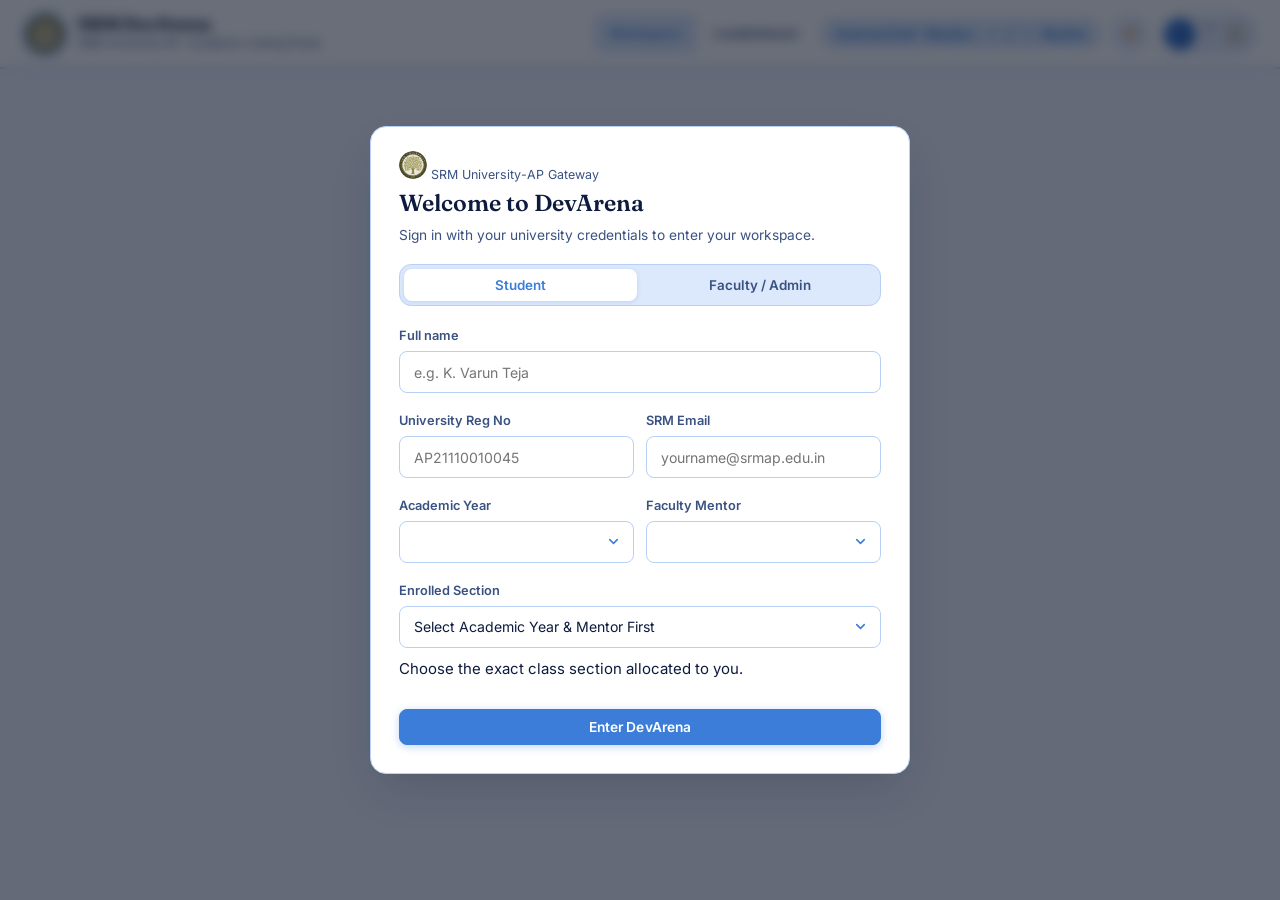
<file: index.html>
<!DOCTYPE html>
<html lang="en">
<head>
  <meta charset="UTF-8" />
  <meta name="viewport" content="width=device-width, initial-scale=1.0" />
  <title>SRM DevArena — Academic Workspace</title>
  <link rel="preconnect" href="https://fonts.googleapis.com" />
  <link rel="preconnect" href="https://fonts.gstatic.com" crossorigin />
  <link href="https://fonts.googleapis.com/css2?family=Fraunces:opsz,wght@9..144,500;9..144,600;9..144,700&family=Inter:wght@400;500;600;700&family=IBM+Plex+Mono:wght@400;500;600&display=swap" rel="stylesheet" />
  <link rel="stylesheet" href="css/style.css" />
</head>
<body data-page="index">

  <!-- ============================= Topbar Header ============================= -->
  <header class="app-header">
    <div class="brand">
      <img src="assets/srmaplogo.png" alt="SRM University-AP seal" class="brand-seal" />
      <div class="brand-copy">
        <div class="brand-name">SRM DevArena</div>
        <div class="brand-sub">SRM University-AP · Academic Coding Portal</div>
      </div>
    </div>

    <div class="header-right">
      <nav class="site-nav">
        <a href="index.html" class="active">Workspace</a>
        <a href="student/leaderboard.html">Leaderboard</a>
      </nav>

      <div class="marks-chip" id="marksChip">
        <span class="marks-primary font-mono" id="headerMarksPrimary">Converted Marks: — / — Marks</span>
        <span class="marks-secondary font-mono" id="headerMarksSecondary" hidden>— raw points</span>
      </div>

      <button class="theme-toggle" id="themeToggleBtn" aria-label="Toggle theme">
        <svg class="icon-sun" viewBox="0 0 24 24" fill="none" stroke="currentColor" stroke-width="2" stroke-linecap="round"><circle cx="12" cy="12" r="4"/><path d="M12 2v2M12 20v2M4.93 4.93l1.41 1.41M17.66 17.66l1.41-1.41M2 12h2M20 12h2M4.93 19.07l1.41-1.41M17.66 6.34l1.41-1.41"/></svg>
        <svg class="icon-moon" viewBox="0 0 24 24" fill="currentColor"><path d="M21 12.79A9 9 0 1 1 11.21 3 7 7 0 0 0 21 12.79z"/></svg>
      </button>

      <div class="profile-badge" id="profileBadge" hidden>
        <div class="profile-avatar" id="profileAvatar">—</div>
        <div class="profile-meta">
          <div class="profile-name" id="profileName">—</div>
          <div class="profile-track" id="profileTrack">—</div>
        </div>
        <button class="profile-menu-btn" id="profileMenuBtn" aria-label="Account menu">▾</button>
        <div class="profile-dropdown" id="profileDropdown">
          <button id="switchTrackBtn">Switch Track</button>
          <button id="logoutBtn" class="danger-item">Log out</button>
        </div>
      </div>
    </div>
  </header>

  <!-- ============================= Onboarding Modal ============================= -->
  <div class="modal-overlay" id="onboardingOverlay">
    <div class="onboarding-card">
      <div class="onboarding-head">
        <div class="onboarding-eyebrow-row">
          <img src="assets/srmaplogo.png" alt="" width="28" height="28" style="border-radius:50%;" />
          <span style="font-size:0.78rem;color:var(--text-muted);">SRM University-AP Gateway</span>
        </div>
        <h2>Welcome to DevArena</h2>
        <p>Sign in with your university credentials to enter your workspace.</p>
      </div>

      <div class="role-tabs">
        <button type="button" class="role-tab active" data-role="student">Student</button>
        <button type="button" class="role-tab" data-role="faculty">Faculty / Admin</button>
      </div>

      <form class="onboarding-form" id="onboardingForm" novalidate>
        <div class="form-banner" id="formBanner"></div>

        <!-- Student fields -->
        <div id="studentFields">
          <div class="field">
            <label for="nameInput">Full name</label>
            <input type="text" id="nameInput" placeholder="e.g. K. Varun Teja" autocomplete="name" />
            <div class="field-error" id="nameError"></div>
          </div>

          <div class="field-row">
            <div class="field">
              <label for="regNoInput">University Reg No</label>
              <input type="text" id="regNoInput" placeholder="AP21110010045" />
              <div class="field-error" id="regNoError"></div>
            </div>
            <div class="field">
              <label for="emailInput">SRM Email</label>
              <input type="email" id="emailInput" placeholder="yourname@srmap.edu.in" autocomplete="email" />
              <div class="field-error" id="emailError"></div>
            </div>
          </div>

          <div class="field-row">
            <div class="field">
              <label for="yearSelect">Academic Year</label>
              <select id="yearSelect"></select>
              <div class="field-error" id="yearError"></div>
            </div>
            <div class="field">
              <label for="mentorSelect">Faculty Mentor</label>
              <select id="mentorSelect"></select>
              <div class="field-error" id="mentorError"></div>
            </div>
          </div>

          <div class="field" id="trackSelectContainer">
                      <label for="studentTrack">Enrolled Section</label>
                      <select id="studentTrack" required>
                        <option value="" disabled selected>Select Academic Year &amp; Mentor First</option>
                      </select>
                      <p class="field-hint text-xs text-muted" style="margin-top: 4px;">Choose the exact class section allocated to you.</p>
                    </div>

          <div class="route-preview" id="routePreview">
            <span id="routePreviewText"></span>
          </div>
        </div>

        <!-- Faculty / Admin fields -->
        <div id="facultyFields" hidden>
          <div class="field">
            <label for="facultySelectField">Your Approved Account</label>
            <select id="facultySelectField" class="form-input"></select>
            <div class="field-error" id="facultySelectError"></div>
          </div>

          <div class="field">
            <label for="facultyEmailInput">SRM Email</label>
            <input type="email" id="facultyEmailInput" placeholder="name@srmap.edu.in" autocomplete="email" />
            <div class="field-error" id="facultyEmailError"></div>
          </div>

          <div class="field">
            <label for="facultyPasswordInput">Access Password</label>
            <div class="password-wrapper">
              <input type="password" id="facultyPasswordInput" placeholder="First login sets your password" autocomplete="current-password" />
              <button type="button" id="togglePasswordBtn" class="password-toggle-btn" aria-label="Toggle password visibility">
                <svg width="18" height="18" viewBox="0 0 24 24" fill="none" stroke="currentColor" stroke-width="2" stroke-linecap="round" stroke-linejoin="round">
                  <path d="M1 12s4-8 11-8 11 8 11 8-4 8-11 8-11-8-11-8z"></path>
                  <circle cx="12" cy="12" r="3"></circle>
                </svg>
              </button>
            </div>
            <div class="field-error" id="facultyPasswordError"></div>
          </div>
          <p class="field-hint">Access is restricted to authorized faculty members and administrators.</p>
        </div>

        <div class="onboarding-actions">
          <button type="submit" class="btn btn-primary btn-block">Enter DevArena</button>
        </div>
      </form>
    </div>
  </div>

  <div class="toast" id="toast"></div>

  <script type="module" src="js/main.js"></script>
</body>
</html>
</file>
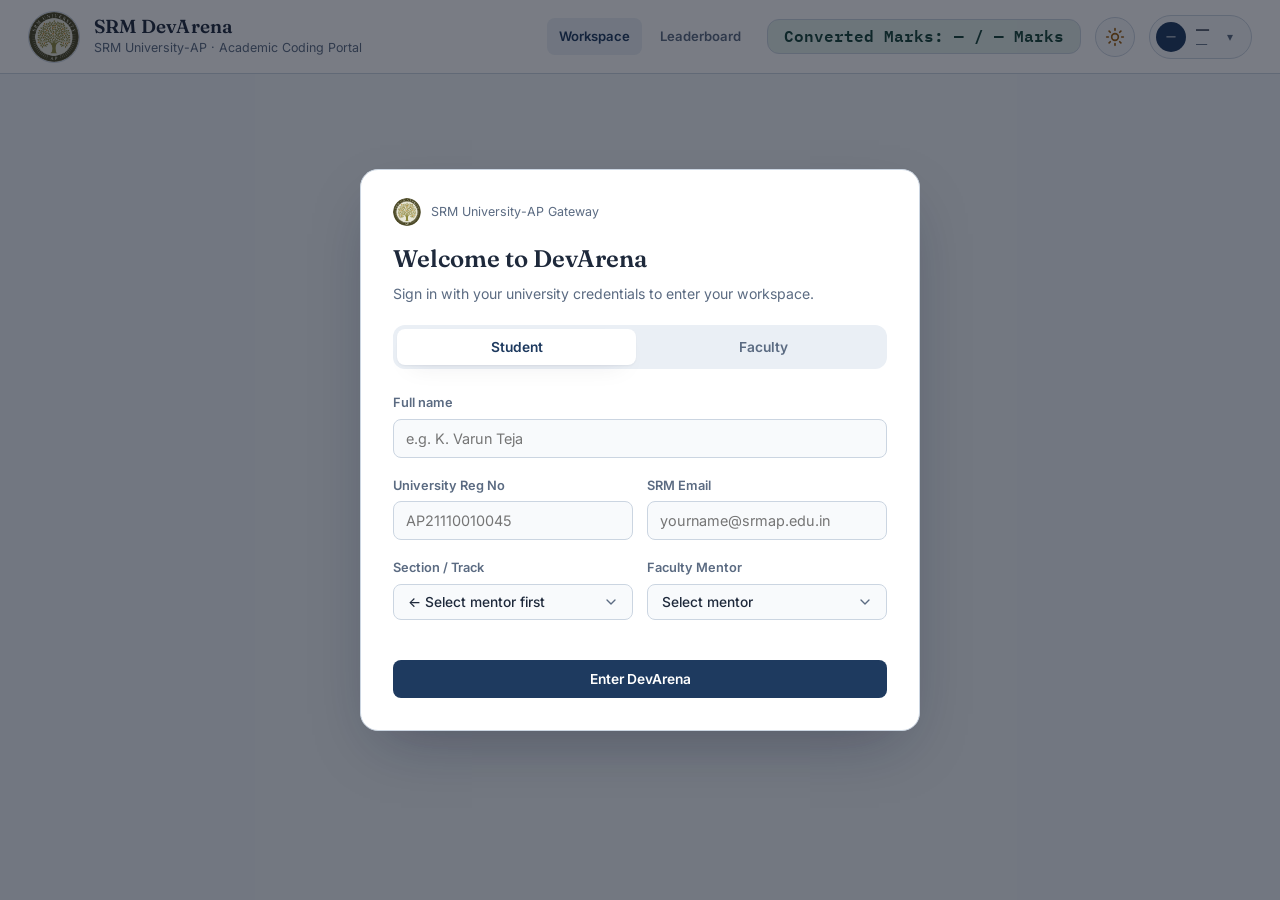
<file: frontend/index.html>
<!DOCTYPE html>
<html lang="en">
<head>
<meta charset="UTF-8" />
<meta name="viewport" content="width=device-width, initial-scale=1.0" />
<title>SRM DevArena — Academic Workspace</title>
<link rel="preconnect" href="https://fonts.googleapis.com" />
<link rel="preconnect" href="https://fonts.gstatic.com" crossorigin />
<link href="https://fonts.googleapis.com/css2?family=Fraunces:opsz,wght@9..144,500;9..144,600;9..144,700&family=Inter:wght@400;500;600;700&family=IBM+Plex+Mono:wght@400;500;600&display=swap" rel="stylesheet" />
<link rel="stylesheet" href="css/style.css" />
</head>
<body data-page="index">

  <!-- ============================= Topbar Header ============================= -->
  <header class="app-header">
    <div class="brand">
      <img src="assets/srmaplogo.png" alt="SRM University-AP seal" class="brand-seal" />
      <div class="brand-copy">
        <div class="brand-name">SRM DevArena</div>
        <div class="brand-sub">SRM University-AP · Academic Coding Portal</div>
      </div>
    </div>

    <div class="header-right">
      <nav class="site-nav">
        <a href="index.html" class="active">Workspace</a>
        <a href="leaderboard.html">Leaderboard</a>
      </nav>

      <div class="marks-chip" id="marksChip">
        <span class="marks-primary font-mono" id="headerMarksPrimary">Converted Marks: — / — Marks</span>
        <span class="marks-secondary font-mono" id="headerMarksSecondary" hidden>— raw points</span>
      </div>

      <button class="theme-toggle" aria-label="Toggle theme">
        <svg class="icon-sun" viewBox="0 0 24 24" fill="none" stroke="currentColor" stroke-width="2" stroke-linecap="round"><circle cx="12" cy="12" r="4"/><path d="M12 2v2M12 20v2M4.93 4.93l1.41 1.41M17.66 17.66l1.41 1.41M2 12h2M20 12h2M4.93 19.07l1.41-1.41M17.66 6.34l1.41-1.41"/></svg>
        <svg class="icon-moon" viewBox="0 0 24 24" fill="currentColor"><path d="M21 12.79A9 9 0 1 1 11.21 3 7 7 0 0 0 21 12.79z"/></svg>
      </button>

      <div class="profile-badge" id="profileBadge" hidden>
        <div class="profile-avatar" id="profileAvatar">—</div>
        <div class="profile-meta">
          <div class="profile-name" id="profileName">—</div>
          <div class="profile-track" id="profileTrack">—</div>
        </div>
        <button class="profile-menu-btn" id="profileMenuBtn" aria-label="Account menu">▾</button>
        <div class="profile-dropdown" id="profileDropdown">
          <button id="switchTrackBtn" onclick="localStorage.removeItem('devarena.session'); window.location.reload();">Switch Track</button>
          <button id="logoutBtn" class="danger-item">Log out</button>
        </div>
      </div>
    </div>
  </header>

  <!-- ============================= Onboarding Modal ============================= -->
  <div class="modal-overlay" id="onboardingOverlay">
    <div class="onboarding-card">
      <div class="onboarding-head">
        <div class="onboarding-eyebrow-row">
          <img src="assets/srmaplogo.png" alt="" width="28" height="28" style="border-radius:50%;" />
          <span style="font-size:0.78rem;color:var(--text-muted);">SRM University-AP Gateway</span>
        </div>
        <h2>Welcome to DevArena</h2>
        <p>Sign in with your university credentials to enter your workspace.</p>
      </div>

      <div class="role-tabs">
        <button type="button" class="role-tab active" data-role="student">Student</button>
        <button type="button" class="role-tab" data-role="faculty">Faculty</button>
      </div>

      <form class="onboarding-form" id="onboardingForm" novalidate>
        <div class="form-banner" id="formBanner"></div>

        <!-- Student fields -->
        <div id="studentFields">
          <div class="field">
            <label for="nameInput">Full name</label>
            <input type="text" id="nameInput" placeholder="e.g. K. Varun Teja" autocomplete="name" />
            <div class="field-error" id="nameError"></div>
          </div>

          <div class="field-row">
            <div class="field">
              <label for="regNoInput">University Reg No</label>
              <input type="text" id="regNoInput" placeholder="AP21110010045" />
              <div class="field-error" id="regNoError"></div>
            </div>
            <div class="field">
              <label for="emailInput">SRM Email</label>
              <input type="email" id="emailInput" placeholder="yourname@srmap.edu.in" autocomplete="email" />
              <div class="field-error" id="emailError"></div>
            </div>
          </div>

          <div class="field-row">
            <div class="field">
              <label for="yearSelect">Academic Year</label>
              <select id="yearSelect"></select>
              <div class="field-error" id="yearError"></div>
            </div>
            <div class="field">
              <label for="mentorSelect">Faculty Mentor</label>
              <select id="mentorSelect"></select>
              <div class="field-error" id="mentorError"></div>
            </div>
          </div>

          <div class="route-preview" id="routePreview">
            <span id="routePreviewText"></span>
          </div>
        </div>

        <!-- Faculty fields with Password Gate -->
        <div id="facultyFields" hidden>
          <div class="field">
            <label for="facultySelectField">Your Approved Account</label>
            <select id="facultySelectField"></select>
            <div class="field-error" id="facultySelectError"></div>
          </div>
          <div class="field">
            <label for="facultyEmailInput">SRM Email</label>
            <input type="email" id="facultyEmailInput" placeholder="name@srmap.edu.in" autocomplete="email" />
            <div class="field-error" id="facultyEmailError"></div>
          </div>
          <div class="field">
            <label for="facultyPasswordInput">Access Password</label>
            <div class="password-wrapper">
              <input type="password" id="facultyPasswordInput" placeholder="Enter secure password" autocomplete="current-password" />
              <button type="button" id="togglePasswordBtn" class="password-toggle-btn" aria-label="Toggle password visibility">
                <svg width="18" height="18" viewBox="0 0 24 24" fill="none" stroke="currentColor" stroke-width="2" stroke-linecap="round" stroke-linejoin="round">
                  <path d="M1 12s4-8 11-8 11 8 11 8-4 8-11 8-11-8-11-8z"></path>
                  <circle cx="12" cy="12" r="3"></circle>
                </svg>
              </button>
            </div>
            <div class="field-error" id="facultyPasswordError"></div>
          </div>
          <p class="field-hint">Access is restricted to authorized faculty members and administrators.</p>
        </div>

        <div class="onboarding-actions">
          <button type="submit" class="btn btn-primary btn-block">Enter DevArena</button>
        </div>
      </form>
    </div>
  </div>

  <!-- ============================= STUDENT WORKSPACE ============================= -->
  <main class="workspace-shell" id="workspaceShell" hidden>
    <div class="workspace-layout">

      <section class="track-banner">
        <div class="track-banner-copy">
          <div class="eyebrow">Your Enrolled Track</div>
          <h1 id="trackBannerName">—</h1>
          <p id="trackBannerDesc">—</p>
          <p id="trackBannerMentor" style="margin-top:4px;font-size:0.78rem;"></p>
        </div>
      </section>

      <!-- Left Column: Challenges & Stepper -->
      <aside class="workspace-left">
        <div class="challenge-list-card card">
          <div class="card-header"><h3>Challenges</h3></div>
          <div id="challengeList"></div>
        </div>

        <div class="card">
          <div class="card-header">
            <h3 id="activeChallengeTitle">—</h3>
            <span class="challenge-item-points font-mono" id="activeChallengePoints"></span>
          </div>
          <div class="card-body">
            <ul class="stepper" id="stepper"></ul>
          </div>
        </div>
      </aside>

      <!-- Right Column: Specs, Code Editor, Test Runs, & Reflection -->
      <section class="workspace-right">
        <!-- Specs & Guidelines -->
        <div class="card">
          <div class="tabs">
            <button class="tab-btn active" data-tab="problemStatementPanel">Problem Statement</button>
            <button class="tab-btn" data-tab="guidelinesPanel">Execution Guidelines</button>
          </div>

          <div class="tab-panel active" id="problemStatementPanel">
            <p class="statement-text" id="statementText">—</p>
          </div>

          <div class="tab-panel" id="guidelinesPanel">
            <div class="guideline-grid">
              <div class="guideline-stat"><div class="value font-mono" id="timeLimitStat">—</div><div class="label">Time Limit</div></div>
              <div class="guideline-stat"><div class="value font-mono" id="memoryLimitStat">—</div><div class="label">Memory Limit</div></div>
              <div class="guideline-stat"><div class="value font-mono" id="pointsStat">—</div><div class="label">Max Marks</div></div>
            </div>
            <p class="io-rules" id="ioRulesText">—</p>
          </div>
        </div>

        <!-- Code Editor with Language Selector (C, C++, Python, Java) -->
        <div class="card">
          <div class="card-header">
            <div style="display:flex; align-items:center; gap: 12px;">
              <h3>Code Solution</h3>
              <div class="lang-select-wrap">
                <select id="langSelect" aria-label="Programming Language">
                  <option value="c">C (gcc 11)</option>
                  <option value="cpp">C++ (g++ 20)</option>
                  <option value="python">Python 3.10</option>
                  <option value="java">Java 17</option>
                </select>
              </div>
            </div>

            <div class="editor-toolbar">
              <button type="button" class="btn btn-outline btn-sm file-btn">
                <span id="uploadCodeBtnLabel">Upload File</span>
                <input type="file" id="codeFileInput" accept=".c,.cpp,.py,.java" />
              </button>
              <button type="button" class="btn btn-forest btn-sm" id="runSampleTestsBtn">
                ▶ Run Sample Tests
              </button>
            </div>
          </div>
          <div class="card-body">
            <textarea class="code-editor" id="codeEditor" spellcheck="false"></textarea>

            <!-- Test Cases Runner Console -->
            <div class="test-run-console" id="testRunConsole">
              <div class="test-run-console__header">
                <span class="test-run-console__title">Sample Test Cases</span>
                <span class="test-run-console__badge" id="testRunSummaryBadge">Ready</span>
              </div>
              <div class="test-run-cases" id="testRunResultsList"></div>
            </div>
          </div>
        </div>

        <!-- Reflection Card: Written Notes + Strict PDF Upload -->
                <div class="card">
                  <div class="card-header">
                    <div>
                      <h3>Reflection</h3>
                      <p class="text-xs text-muted" style="margin:2px 0 0;">Provide your conceptual approach and attach an optional PDF document.</p>
                    </div>
                    <div class="editor-toolbar">
                      <button type="button" class="btn btn-outline btn-sm file-btn">
                        📎 Upload .pdf Document
                        <input type="file" id="pdfFileInput" accept=".pdf,application/pdf" />
                      </button>
                    </div>
                  </div>
                  <div class="card-body">
                    <textarea class="reflection-area" id="reflectionArea" placeholder="Explain your design thinking, edge cases handled, or where you ran into bottlenecks..."></textarea>
                    <div id="reflectionFileChipWrap" style="margin-top: 8px;" hidden>
                      <span class="file-chip" id="reflectionFileChip"></span>
                      <button type="button" id="removePdfBtn" style="background:none; border:none; color:var(--danger); cursor:pointer; font-size:0.8rem; margin-left:6px;">✕ Remove</button>
                    </div>

                    <div class="submission-actions" id="submissionActions" style="margin-top: 16px;">
                      <button class="btn btn-primary" id="submitBtn">Submit Solution &amp; Reflection</button>
                      <div id="reReviewWrap"></div>
                    </div>
                  </div>
                </div>
      </section>

    </div>
  </main>

  <!-- ============================= FACULTY WORKSPACE ============================= -->
  <main class="faculty-shell" id="facultyShell" hidden>
    <div class="faculty-layout">

      <section class="faculty-banner">
        <div class="faculty-banner__info">
          <div class="eyebrow" id="facultyGreeting">Faculty Oversight Console</div>
          <h1 id="facultyBannerName">—</h1>
          <p id="facultyBannerTitle">—</p>
        </div>

        <div class="faculty-track-controls">
          <div class="track-select-group">
            <label for="facultyTrackSelect" class="text-xs" style="color: rgba(255,255,255,0.7); font-weight:600;">ACTIVE CHALLENGE TRACK:</label>
            <select id="facultyTrackSelect" class="faculty-select"></select>
          </div>
          <button type="button" class="btn btn-forest" id="openCreateTrackModalBtn">+ Create Challenge Track</button>
        </div>
      </section>

      <div class="faculty-grid">
        <aside class="faculty-left">
          <div class="card">
            <div class="card-header" style="justify-content: space-between;">
              <div>
                <h3>Tasks in Track</h3>
                <span class="text-xs text-muted" id="facultyChallengeCount">—</span>
              </div>
              <button type="button" class="btn btn-primary btn-sm" id="openCreateTaskModalBtn">+ New Task</button>
            </div>
            <div id="facultyChallengeList"></div>
          </div>

          <div class="card card--alert" id="facultyReReviewCard">
            <div class="card-header">
              <h3>Student Re-Review Requests</h3>
            </div>
            <div class="card-body" id="facultyReReviewList">
              <p class="text-xs text-muted">No pending re-review requests.</p>
            </div>
          </div>
        </aside>

        <section class="faculty-right">
          <div class="card">
            <div class="card-header faculty-task-header">
              <div>
                <h3 id="facultySelectedChallengeTitle">—</h3>
                <p class="text-xs text-muted" id="facultySelectedChallengeSub">—</p>
              </div>

              <div class="task-ops">
                <div class="deadline-pill">
                  <label for="taskDeadlineInput">Deadline:</label>
                  <input type="datetime-local" id="taskDeadlineInput" class="deadline-input" />
                  <button type="button" class="btn btn-outline btn-sm" id="saveDeadlineBtn">Save</button>
                </div>
                <button type="button" class="btn btn-primary btn-sm" id="triggerAiReviewBtn">
                  ⚡ Trigger Automated AI Review
                </button>
              </div>
            </div>

            <div class="table-container">
              <table class="rank-table faculty-table">
                <thead>
                  <tr>
                    <th>Student</th>
                    <th>Status / Stage</th>
                    <th>Submitted</th>
                    <th>Attached PDF</th>
                    <th style="text-align:right;">Awarded Marks</th>
                    <th style="text-align:right;">Actions</th>
                  </tr>
                </thead>
                <tbody id="facultySubmissionsBody"></tbody>
              </table>
            </div>
          </div>

          <div class="card" id="facultyReviewDrawer" hidden>
            <div class="card-header">
              <h3 id="inspectStudentName">Student Code &amp; Reflection Inspect</h3>
              <button type="button" class="btn btn-outline btn-sm" id="closeDrawerBtn">Close</button>
            </div>
            <div class="card-body">
              <div class="field">
                <label>Submitted Code:</label>
                <textarea class="code-editor" id="inspectCode" readonly style="min-height: 180px;"></textarea>
              </div>
              <div class="field" style="margin-top: 12px;">
                <label>Attached Reflection File:</label>
                <span class="file-chip" id="inspectPdfChip"></span>
              </div>
              <div class="submission-actions" style="margin-top: 14px;">
                <div style="display:flex; align-items:center; gap: 8px;">
                  <label for="facultyGradeInput" style="font-size:0.82rem; font-weight:600;">Assign Raw Points (0-10):</label>
                  <input type="number" id="facultyGradeInput" min="0" max="10" step="0.5" style="width: 80px; padding: 6px 10px; border-radius: 6px; border: 1px solid var(--border);" />
                </div>
                <button type="button" class="btn btn-forest btn-sm" id="facultySaveGradeBtn">Approve &amp; Evaluate</button>
              </div>
            </div>
          </div>
        </section>
      </div>

    </div>
  </main>

  <!-- ============================= MODAL: CREATE TRACK ============================= -->
  <div class="modal-overlay" id="createTrackModal" hidden>
    <div class="onboarding-card">
      <div class="onboarding-head">
        <h2>Create Challenge Track</h2>
        <p>Design a cohort track for a specific academic year (e.g. Code2Grow).</p>
      </div>
      <form class="onboarding-form" id="createTrackForm">
        <div class="field">
          <label for="newTrackName">Track Name</label>
          <input type="text" id="newTrackName" placeholder="e.g. Code2Grow" required />
        </div>
        <div class="field">
          <label for="newTrackYear">Target Academic Year</label>
          <select id="newTrackYear" required></select>
        </div>
        <div class="field">
          <label for="newTrackDesc">Short Description</label>
          <textarea id="newTrackDesc" rows="2" placeholder="e.g. Intermediate algorithms and data structures..." required></textarea>
        </div>
        <div class="mini-dialog-actions">
          <button type="button" class="btn btn-outline btn-sm" id="closeCreateTrackBtn">Cancel</button>
          <button type="submit" class="btn btn-forest btn-sm">Create Track</button>
        </div>
      </form>
    </div>
  </div>

  <!-- ============================= MODAL: CREATE TASK ============================= -->
  <div class="modal-overlay" id="createTaskModal" hidden>
    <div class="onboarding-card" style="max-width: 620px;">
      <div class="onboarding-head">
        <h2>Add New Task / Challenge</h2>
        <p>Schedule a new problem for the active track with specific deadlines.</p>
      </div>
      <form class="onboarding-form" id="createTaskForm">
        <div class="field">
          <label for="newTaskTitle">Task Title</label>
          <input type="text" id="newTaskTitle" placeholder="e.g. Binary Search Tree Insertion" required />
        </div>

        <div class="field-row">
          <div class="field">
            <label for="newTaskPoints">Raw Points</label>
            <input type="number" id="newTaskPoints" value="10" min="1" max="100" required />
          </div>
          <div class="field">
            <label for="newTaskDeadline">Submission Deadline</label>
            <input type="datetime-local" id="newTaskDeadline" required />
          </div>
        </div>

        <div class="field">
          <label for="newTaskStatement">Problem Statement</label>
          <textarea id="newTaskStatement" rows="3" placeholder="Describe the task specifications and expected behavior..." required></textarea>
        </div>

        <div class="field-row">
          <div class="field">
            <label for="newTaskInput">Sample Input</label>
            <textarea id="newTaskInput" rows="2" placeholder="5&#10;10 20 30 40 50" required></textarea>
          </div>
          <div class="field">
            <label for="newTaskOutput">Expected Output</label>
            <textarea id="newTaskOutput" rows="2" placeholder="Found: 30" required></textarea>
          </div>
        </div>

        <div class="mini-dialog-actions">
          <button type="button" class="btn btn-outline btn-sm" id="closeCreateTaskBtn">Cancel</button>
          <button type="submit" class="btn btn-primary btn-sm">Add Task</button>
        </div>
      </form>
    </div>
  </div>

  <!-- ============================= Re-Review Dialog ============================= -->
  <div class="mini-dialog-overlay" id="reReviewOverlay" hidden>
    <div class="mini-dialog">
      <h3>Request Faculty Re-Review</h3>
      <p>Explain why your submission merits re-evaluation.</p>
      <textarea id="reReviewJustification" placeholder="e.g. I handled the negative sign edge case correctly in my code…"></textarea>
      <div class="mini-dialog-actions">
        <button class="btn btn-outline btn-sm" id="reReviewCancelBtn">Cancel</button>
        <button class="btn btn-danger-outline btn-sm" id="reReviewSubmitBtn">Submit Request</button>
      </div>
    </div>
  </div>

  <div class="toast" id="toast"></div>

  <script type="module" src="js/main.js"></script>
</body>
</html>
</file>
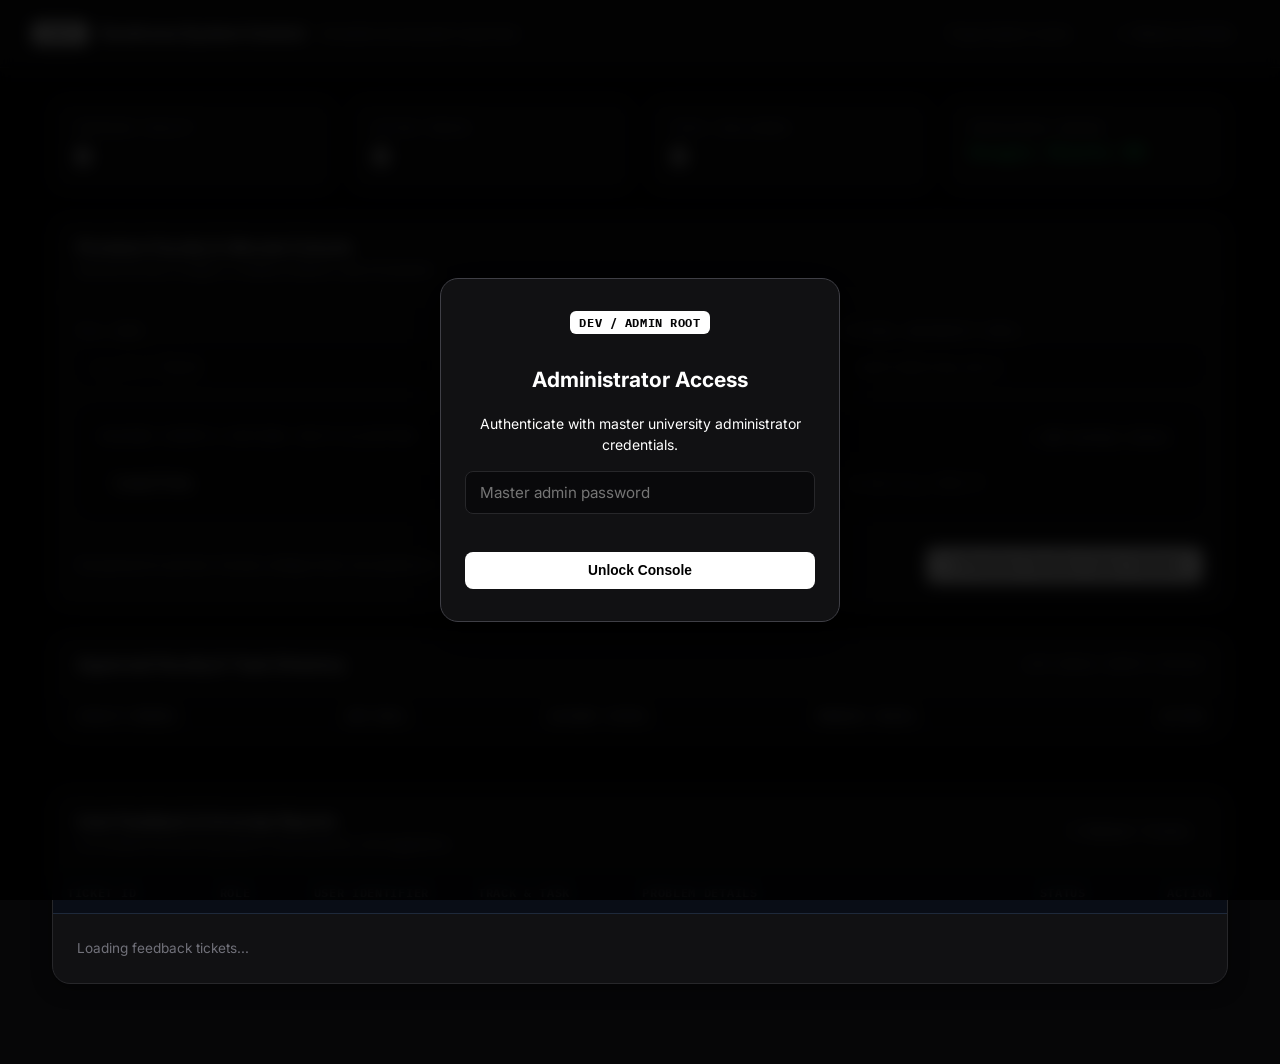
<file: admin/admin.html>
<!DOCTYPE html>
<html lang="en">
<head>
  <meta charset="UTF-8" />
  <meta name="viewport" content="width=device-width, initial-scale=1.0" />
  <title>SRM DevArena — Lead Developer & Admin Console</title>
  <link rel="preconnect" href="https://fonts.googleapis.com" />
  <link rel="preconnect" href="https://fonts.gstatic.com" crossorigin />
  <link href="https://fonts.googleapis.com/css2?family=IBM+Plex+Mono:wght@400;500;600;700&family=Inter:wght@400;500;600;700&display=swap" rel="stylesheet" />
  <link rel="stylesheet" href="admin.css" />
</head>
<body>

  <!-- Security Gate -->
  <div class="admin-gate-overlay" id="adminGateOverlay">
    <div class="gate-card">
      <span class="admin-badge" style="margin-bottom:12px; display:inline-block;">DEV / ADMIN ROOT</span>
      <h2>Administrator Access</h2>
      <p>Authenticate with master university administrator credentials.</p>

      <div class="gate-form-wrap">
        <input type="password" id="adminGatePass" placeholder="Master admin password" autocomplete="current-password" />
        <div id="gateError" class="gate-error-msg"></div>
        <button type="button" class="btn-white" id="adminGateSubmit">Unlock Console</button>
      </div>
    </div>
  </div>

  <!-- Header -->
  <header class="admin-header">
    <div class="admin-brand">
      <span class="admin-badge">ADMIN</span>
      <div class="admin-title-wrap">
        <span class="admin-title">DevArena System Control</span>
        <span class="admin-meta">· Shraddha Kondaveeti (Lead Dev)</span>
      </div>
    </div>

    <div class="admin-actions">
      <button type="button" class="admin-nav-link" id="purgeCacheBtn">Purge System Cache</button>
      <a href="../index.html" class="admin-nav-link">← Return to Portal</a>
    </div>
  </header>

  <!-- Main Layout -->
  <main class="admin-layout">

    <!-- Stats Banner -->
    <div class="stat-grid">
      <div class="stat-card">
        <div class="label">Approved Faculty</div>
        <div class="value" id="statFacultyCount">0</div>
      </div>
      <div class="stat-card">
        <div class="label">Active Tracks</div>
        <div class="value" id="statTrackCount">0</div>
      </div>
      <div class="stat-card">
        <div class="label">Total Challenges</div>
        <div class="value" id="statChallengeCount">0</div>
      </div>
      <div class="stat-card">
        <div class="label">Persistence Engine</div>
        <div class="value value-db">Google Sheets DB</div>
      </div>
    </div>

    <!-- 1. TOP PANEL: Provision New Faculty Account & Multiple Sections -->
    <section class="panel">
      <div class="panel-header">
        <div>
          <h2 class="panel-title">Provision Faculty &amp; Allocate Cohorts</h2>
          <span class="panel-sub">Allocate faculty to single or multiple academic years &amp; sections</span>
        </div>
      </div>

      <form class="admin-form" id="addFacultyForm">
        <!-- Faculty Primary Details -->
        <div class="form-row-3">
          <div class="form-group">
            <label for="newFacultyName">Full Name</label>
            <input type="text" id="newFacultyName" placeholder="e.g. Dr. K. Rajesh" required />
          </div>
          <div class="form-group">
            <label for="newFacultyTitle">Title / Designation</label>
            <input type="text" id="newFacultyTitle" placeholder="e.g. Associate Professor, CSE" required />
          </div>
          <div class="form-group">
            <label for="newFacultyEmail">Official University Email</label>
            <input type="email" id="newFacultyEmail" placeholder="rajesh.k@srmap.edu.in" required />
          </div>
        </div>

        <!-- Dynamic Multi-Cohort Builder -->
        <div class="cohorts-section">
          <div class="cohorts-header">
            <label class="cohorts-label">Assigned Cohorts &amp; Sections (Multi-Allocation)</label>
            <button type="button" class="btn-small-outline" id="addCohortRowBtn">+ Add Another Cohort</button>
          </div>

          <div id="cohortRowsContainer" class="cohort-rows-wrap">
            <!-- Initial Row -->
            <div class="cohort-row">
              <input type="text" class="cohort-track-name" placeholder="Track Name (e.g. Code2Think)" value="Code2Think" required />
              <select class="cohort-year-select" required>
                <option value="1st Year">1st Year</option>
                <option value="2nd Year">2nd Year</option>
                <option value="3rd Year">3rd Year</option>
                <option value="4th Year">4th Year</option>
              </select>
              <input type="text" class="cohort-section" placeholder="Section (e.g. AIML-F)" required />
              <button type="button" class="btn-remove-cohort" title="Remove" style="visibility:hidden;">✕</button>
            </div>
          </div>
        </div>

        <div class="form-footer">
          <p class="form-footer-hint">
            No password is set here. Faculty configure their own password on first login via Users_Auth.
          </p>
          <button type="submit" class="btn-white">+ Provision Faculty &amp; Sync Cohorts</button>
        </div>
      </form>
    </section>

    <!-- 2. BOTTOM PANEL: Full-Width Approved Faculty & Track Directory -->
    <section class="panel">
      <div class="panel-header">
        <h2 class="panel-title">Approved Faculty &amp; Track Directory</h2>
        <span class="panel-badge-mono">LIVE GOOGLE SHEETS CATALOG</span>
      </div>

      <div class="table-responsive-wrapper">
        <table class="faculty-table">
          <thead>
            <tr>
              <th>Faculty Member</th>
              <th>SRM Email</th>
              <th>Account Status</th>
              <th>Managed Tracks</th>
              <th style="text-align:right;">Action</th>
            </tr>
          </thead>
          <tbody id="facultyTableBody"></tbody>
        </table>
      </div>
    </section>


    <!-- 3. USER FEEDBACK & ANOMALY REPORTS PANEL -->
        <section class="panel" style="margin-top: 28px;">
          <div class="panel-header" style="display:flex; justify-content:space-between; align-items:center;">
            <div>
              <h2 class="panel-title">User Feedback &amp; Anomaly Reports</h2>
              <span class="panel-sub">Live student &amp; faculty bug reports, false positives, and suggestions</span>
            </div>
            <button class="btn-small-outline" id="refreshFeedbackBtn" type="button" style="display:inline-flex; align-items:center; gap:6px;">
              ↻ Refresh Tickets
            </button>
          </div>

          <div class="table-responsive-wrapper">
            <table class="faculty-table feedback-admin-table">
              <thead>
                <tr>
                  <th style="width: 13%;">Ticket ID</th>
                  <th style="width: 8%;">Role</th>
                  <th style="width: 14%;">User Identifier</th>
                  <th style="width: 14%;">Track &amp; Task</th>
                  <th style="width: 33%;">Problem Details</th>
                  <th style="width: 8%; text-align:center;">Status</th>
                  <th style="width: 10%; text-align:right;">Action</th>
                </tr>
              </thead>
              <tbody id="feedbackTableBody">
                <tr><td colspan="7" class="text-center" style="padding:24px; color:#71717a;">Loading feedback tickets...</td></tr>
              </tbody>
            </table>
          </div>
        </section>
  </main>

  <div class="admin-toast" id="adminToast"></div>

  <script type="module" src="admin.js"></script>
</body>
</html>
</file>
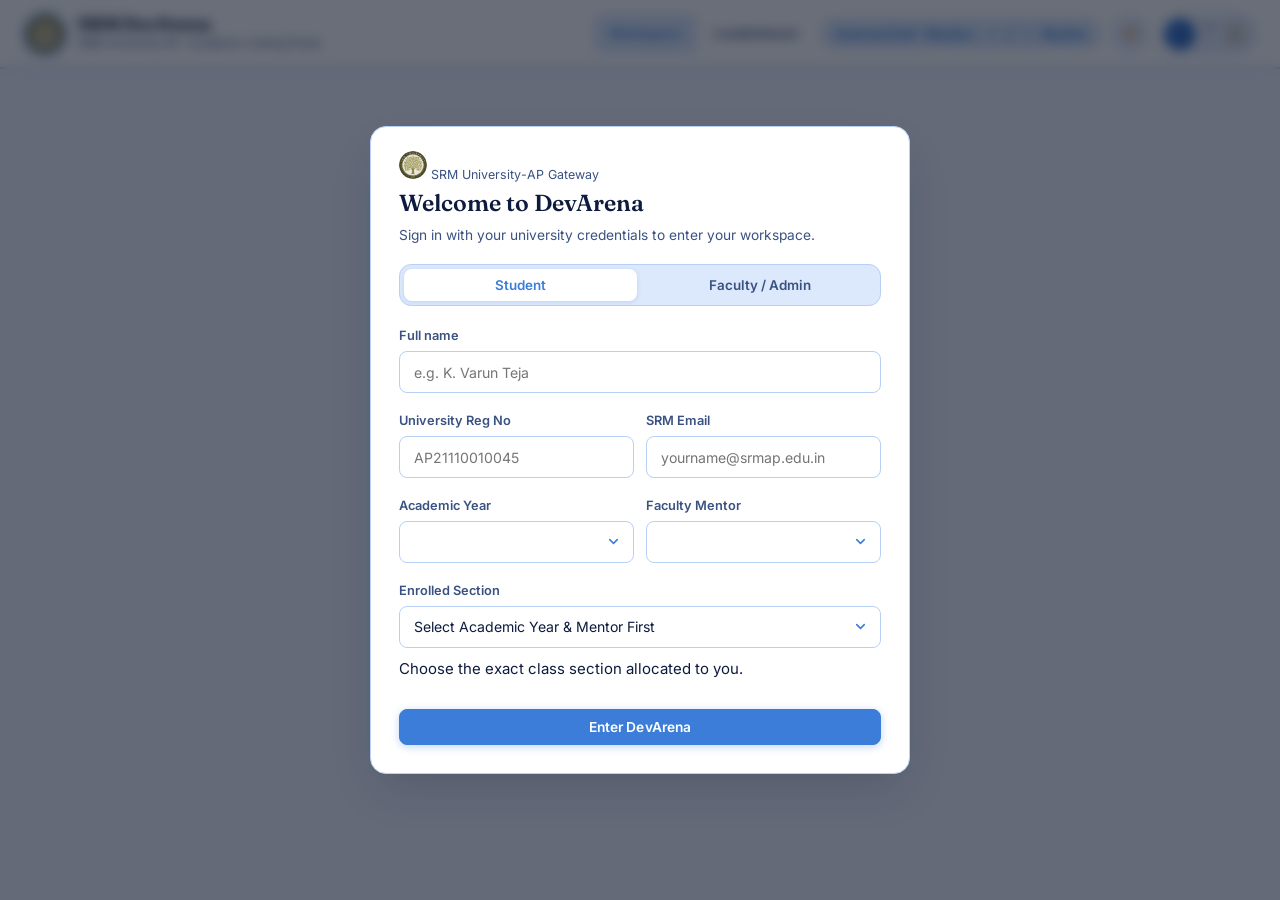
<file: faculty/leaderboard.html>
<!DOCTYPE html>
<html lang="en">
<head>
  <meta charset="UTF-8" />
  <meta name="viewport" content="width=device-width, initial-scale=1.0" />
  <title>SRM DevArena — Faculty Moderation Leaderboard</title>
  <link rel="preconnect" href="https://fonts.googleapis.com" />
  <link rel="preconnect" href="https://fonts.gstatic.com" crossorigin />
  <link href="https://fonts.googleapis.com/css2?family=Fraunces:opsz,wght@9..144,500;9..144,600;9..144,700&family=Inter:wght@400;500;600;700&family=IBM+Plex+Mono:wght@400;500;600&display=swap" rel="stylesheet" />
  <link rel="stylesheet" href="../css/style.css" />
  <link rel="stylesheet" href="leaderboard.css" />
</head>
<body data-page="faculty-leaderboard" data-role="faculty">

  <!-- ============================= Topbar Header ============================= -->
  <header class="app-header">
    <div class="brand">
      <img src="../assets/srmaplogo.png" alt="SRM University-AP seal" class="brand-seal" />
      <div class="brand-copy">
        <div class="brand-name">SRM DevArena</div>
        <div class="brand-sub">SRM University-AP · Academic Coding Portal</div>
      </div>
    </div>

    <div class="header-right">
      <nav class="site-nav">
        <a href="workspace.html">Workspace</a>
        <a href="leaderboard.html" class="active">Leaderboard</a>
      </nav>

      <!-- Theme Toggle -->
      <button class="theme-toggle" id="themeToggleBtn" type="button" aria-label="Toggle theme">
        <svg class="icon-sun" viewBox="0 0 24 24" fill="none" stroke="currentColor" stroke-width="2" stroke-linecap="round"><circle cx="12" cy="12" r="4"/><path d="M12 2v2M12 20v2M4.93 4.93l1.41 1.41M17.66 17.66l1.41-1.41M2 12h2M20 12h2M4.93 19.07l1.41-1.41M17.66 6.34l1.41-1.41"/></svg>
        <svg class="icon-moon" viewBox="0 0 24 24" fill="currentColor"><path d="M21 12.79A9 9 0 1 1 11.21 3 7 7 0 0 0 21 12.79z"/></svg>
      </button>

      <!-- Profile Badge with Dropdown -->
      <div class="profile-badge" id="profileBadge">
        <button class="profile-trigger" id="profileMenuBtn" type="button" aria-haspopup="true" aria-expanded="false" aria-label="Faculty profile menu">
          <div class="profile-meta">
            <span class="profile-name" id="profileName">Faculty</span>
            <span class="profile-track" id="profileTrack">CSE Department</span>
          </div>
          <span class="profile-chevron-box" aria-hidden="true">
            <svg class="profile-chevron" width="14" height="14" viewBox="0 0 24 24" fill="none" stroke="currentColor" stroke-width="2.5" stroke-linecap="round" stroke-linejoin="round">
              <polyline points="6 9 12 15 18 9"></polyline>
            </svg>
          </span>
        </button>
        <div class="profile-dropdown" id="profileDropdown">
          <button id="switchTrackBtn" type="button">Switch Section</button>
          <button id="logoutBtn" class="danger-item" type="button">Log out</button>
        </div>
      </div>
    </div>
  </header>

  <!-- ============================= Main Layout ============================= -->
  <main class="leaderboard-layout">

    <div class="leaderboard-head" style="display:flex; justify-content:space-between; align-items:flex-end; gap:20px; flex-wrap:wrap; margin-bottom:24px;">
      <div>
        <h1 class="page-title" style="font-size:1.75rem; margin-bottom:4px;">Faculty Moderation Leaderboard</h1>
        <p class="page-desc" style="color:var(--text-muted); font-size:0.88rem; margin:0;">Live cohort standings with raw points and converted internal marks.</p>
      </div>

      <!-- Toolbar: Track Selector + Student Search -->
      <!-- Toolbar: Track Selector + Student Search -->
            <div class="leaderboard-toolbar">
              <select id="leaderboardTrackSelect" class="form-select"></select>
              <input type="text" id="leaderboardSearchInput" placeholder="🔍 Search name or Reg No..." />
            </div>
    </div>

    <!-- 4-Stat Metric Summary Strip -->
    <div class="summary-strip" id="summaryStrip" style="display:grid; grid-template-columns:repeat(4, 1fr); gap:16px; margin-bottom:24px;"></div>

    <!-- Full-Width Standings Table -->
        <section class="standings-card">
          <div class="standings-card__header">
            <h2>Cohort Standings</h2>
            <span class="text-faint text-xs font-mono" id="tableFilterLabel">—</span>
          </div>
          <div class="table-responsive">
            <table class="faculty-rank-table" aria-label="Cohort Standings">
              <thead>
                <tr>
                  <th scope="col" class="col-rank">Rank</th>
                  <th scope="col" class="col-student">Student</th>
                  <th scope="col" class="col-track">Assigned Track</th>
                  <th scope="col" class="col-points">Raw Points</th>
                  <th scope="col" class="col-marks">Converted Marks</th>
                </tr>
              </thead>
              <tbody id="facultyRankTableBody"></tbody>
            </table>
          </div>
        </section>
  </main>

  <div class="toast" id="toast"></div>

  <script type="module" src="leaderboard.js"></script>
</body>
</html>
</file>
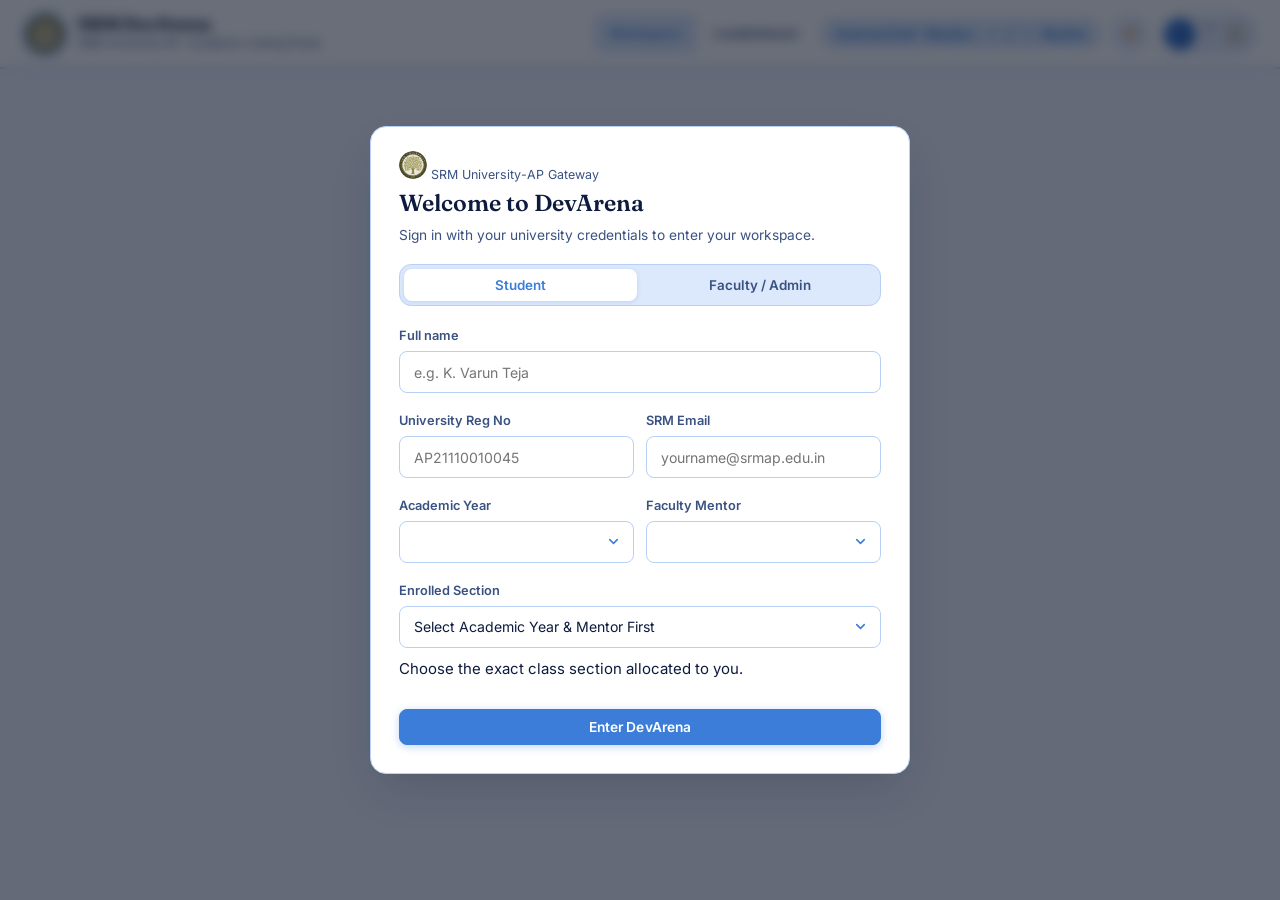
<file: faculty/workspace.html>
<!DOCTYPE html>
<html lang="en">
<head>
  <meta charset="UTF-8" />
  <meta name="viewport" content="width=device-width, initial-scale=1.0" />
  <title>SRM DevArena — Faculty Oversight Console</title>
  <link rel="preconnect" href="https://fonts.googleapis.com" />
  <link rel="preconnect" href="https://fonts.gstatic.com" crossorigin />
  <link href="https://fonts.googleapis.com/css2?family=Fraunces:opsz,wght@9..144,500;9..144,600;9..144,700&family=Inter:wght@400;500;600;700&family=IBM+Plex+Mono:wght@400;500;600&display=swap" rel="stylesheet" />
  <link rel="stylesheet" href="../css/style.css" />
  <link rel="stylesheet" href="workspace.css" />
</head>
<body data-page="faculty-workspace" data-role="faculty">

  <!-- ============================= Topbar Header ============================= -->
  <header class="app-header">
    <div class="brand">
      <img src="../assets/srmaplogo.png" alt="SRM University-AP" class="brand-seal" />
      <div class="brand-copy">
        <div class="brand-name">SRM DevArena</div>
        <div class="brand-sub">SRM University-AP · Academic Coding Portal</div>
      </div>
    </div>

    <div class="header-right">
      <nav class="site-nav">
        <a href="workspace.html" class="active">Workspace</a>
        <a href="leaderboard.html">Leaderboard</a>
      </nav>

      <button class="theme-toggle" id="themeToggleBtn" type="button" aria-label="Toggle theme">
        <svg class="icon-sun" viewBox="0 0 24 24" fill="none" stroke="currentColor" stroke-width="2"><circle cx="12" cy="12" r="4"/><path d="M12 2v2M12 20v2M4.93 4.93l1.41 1.41M17.66 17.66l1.41-1.41M2 12h2M20 12h2M4.93 19.07l1.41-1.41M17.66 6.34l1.41-1.41"/></svg>
        <svg class="icon-moon" viewBox="0 0 24 24" fill="currentColor"><path d="M21 12.79A9 9 0 1 1 11.21 3 7 7 0 0 0 21 12.79z"/></svg>
      </button>

      <div class="profile-badge" id="profileBadge">
        <button class="profile-trigger" id="facultyMenuBtn" type="button" aria-haspopup="true" aria-expanded="false" aria-label="Faculty profile menu">
          <div class="profile-meta">
            <span class="profile-name" id="facultyName">Faculty</span>
            <span class="profile-track" id="facultyEmail">faculty@srmap.edu.in</span>
          </div>
          <span class="profile-chevron-box" aria-hidden="true">
            <svg class="profile-chevron" width="14" height="14" viewBox="0 0 24 24" fill="none" stroke="currentColor" stroke-width="2.5" stroke-linecap="round" stroke-linejoin="round">
              <polyline points="6 9 12 15 18 9"></polyline>
            </svg>
          </span>
        </button>
        <div class="profile-dropdown" id="facultyDropdown">
          <button id="logoutBtn" class="danger-item" type="button">Log out</button>
        </div>
      </div>
    </div>
  </header>

  <!-- ============================= Main Shell ============================= -->
  <main class="workspace-shell">
    <!-- Faculty Banner -->
    <section class="faculty-banner">
      <div class="faculty-banner-copy">
        <div class="eyebrow" id="facultyConsoleEyebrow">SRM Faculty Oversight Console</div>
        <h1 id="facultyBannerName">—</h1>
        <div class="faculty-banner-meta" id="facultyBannerMeta">—</div>
      </div>

      <div class="faculty-banner-actions">
        <div class="track-picker">
          <label for="wsTrackDropdownTrigger">Active Challenge Track:</label>
          <div class="track-dropdown" id="wsTrackDropdownWidget">
            <button class="track-dropdown__trigger" id="wsTrackDropdownTrigger" type="button" aria-haspopup="listbox">
              <span class="track-dropdown__label" id="wsTrackDropdownLabel">Select Track</span>
              <svg class="track-dropdown__chevron" width="16" height="16" viewBox="0 0 24 24" fill="none" stroke="currentColor" stroke-width="2.5"><polyline points="6 9 12 15 18 9"></polyline></svg>
            </button>
            <div class="track-dropdown__menu" id="wsTrackDropdownMenu" role="listbox"></div>
          </div>
        </div>
        <button class="btn btn-outline" id="openGradebookBtn" type="button" style="display:inline-flex; align-items:center; gap:6px;">
          <svg width="15" height="15" viewBox="0 0 24 24" fill="none" stroke="currentColor" stroke-width="2"><path d="M18 13v6a2 2 0 0 1-2 2H5a2 2 0 0 1-2-2V8a2 2 0 0 1 2-2h6"/><polyline points="15 3 21 3 21 9"/><line x1="10" y1="14" x2="21" y2="3"/></svg>
          Open Gradebook Sheet
        </button>
        <button class="btn btn-forest" id="openTrackModalBtn" type="button">+ Create Challenge Track</button>
        <button class="btn btn-outline" id="exportGradebookBtn" type="button" style="display:inline-flex; align-items:center; gap:6px;">
          <svg width="15" height="15" viewBox="0 0 24 24" fill="none" stroke="currentColor" stroke-width="2"><path d="M21 15v4a2 2 0 0 1-2 2H5a2 2 0 0 1-2-2v-4"/><polyline points="7 10 12 15 17 10"/><line x1="12" y1="15" x2="12" y2="3"/></svg>
          Export CSV
        </button>
      </div>
    </section>

    <!-- Faculty Workspace Grid -->
    <div class="faculty-layout">
      <!-- Left Column: Tasks Navigation & Appeals -->
      <aside class="faculty-left">
        <div class="card">
          <div class="card-header">
            <div class="card-header-titles">
              <h3>Tasks in Track</h3>
              <span class="text-xs text-muted" id="challengeCountBadge">0 configured</span>
            </div>
            <button class="btn btn-outline btn-sm" id="openTaskModalBtn" type="button">+ New Task</button>
          </div>
          <div class="card-body">
            <div class="task-list" id="taskList"></div>
          </div>
        </div>

        <div class="card">
          <div class="card-header">
            <h3>Student Re-Review Requests</h3>
          </div>
          <div class="card-body">
            <p class="text-xs text-muted" id="noReReviewMsg">No pending re-review requests.</p>
            <div id="reReviewList"></div>
          </div>
        </div>
      </aside>

      <!-- Right Column: Submissions Table -->
      <section class="faculty-right">
        <div class="card">
          <div class="card-header">
            <div class="card-header-titles">
              <h3 id="tableTitle">All Submissions</h3>
              <span class="text-xs text-muted" id="tableSubtitle">Real-time status overview</span>
            </div>
            <div class="card-header-actions">
              <button class="btn btn-sm" id="triggerAiReviewBtn" type="button">⚡ Trigger Automated AI Review</button>
            </div>
          </div>

          <div class="faculty-table-container">
            <table class="faculty-table">
              <thead>
                <tr>
                  <th scope="col" class="col-student">Student</th>
                  <th scope="col" class="col-status">Status / Stage</th>
                  <th scope="col" class="col-date">Submitted</th>
                  <th scope="col" class="col-artifact">Submitted File</th>
                  <th scope="col" class="col-pts">Awarded Pts</th>
                  <th scope="col" class="col-marks">Converted Marks</th>
                  <th scope="col" class="col-actions">Actions</th>
                </tr>
              </thead>
              <tbody id="submissionsTableBody"></tbody>
            </table>
          </div>
        </div>
      </section>
    </div>

    <!-- ============================= BOTTOM: INSTRUCTIONS THEN FEEDBACK ============================= -->
    <div class="faculty-bottom-section">
      <!-- Faculty Operational Guidelines Card -->
      <section class="card faculty-guide-card">
        <div class="card-header">
          <div style="display:flex; align-items:center; gap:10px;">
            <span style="font-size:1.15rem;">📘</span>
            <h3 style="margin:0;">Faculty Guidelines &amp; Operational Instructions</h3>
          </div>
        </div>
        <div class="card-body">
          <div class="guide-grid">
            <div class="guide-item">
              <div class="guide-item-title">1. Evaluate After Lab Slot Closes</div>
              <p>Trigger automated evaluation only after student submission deadlines end. Avoid clicking the evaluate button multiple times while a batch is already running.</p>
            </div>
            <div class="guide-item">
              <div class="guide-item-title">2. Do Not Alter Gradebook Headers</div>
              <p>Please do not edit, rename, or delete the initial columns (Registration Number, Student Name, Task Scores) in your linked Google Sheet. Custom attendance or extra notes can be added in new columns to the far right.</p>
            </div>
            <div class="guide-item">
              <div class="guide-item-title">3. One Lab Track at a Time</div>
              <p>To keep grading smooth and accurate, evaluate one track section at a time. If a section has more than 60–70 students, grade them in smaller groups.</p>
            </div>
            <div class="guide-item">
              <div class="guide-item-title">4. Direct Access to Student Code</div>
              <p>Every student submission is preserved in your Google Drive folder. You can inspect any student's original code anytime via the "View Code" links in your gradebook.</p>
            </div>
          </div>
        </div>
      </section>

      <!-- Faculty Feedback Banner (Right below guidelines) -->
      <div class="feedback-banner feedback-banner--faculty">
        <div class="feedback-banner__copy">
          <span class="feedback-banner__icon">🛠️</span>
          <span>Notice any grading inconsistencies, incorrect rubrics, or platform glitches? Send feedback to the administrator.</span>
        </div>
        <button type="button" class="btn btn-outline btn-sm feedback-trigger-btn" id="openFacultyFeedbackBtn">
          Send Mentor Feedback
        </button>
      </div>
    </div>
  </main>

  <!-- ============================= MODAL: FACULTY ISSUE & ANOMALY REPORT ============================= -->
  <div class="modal-backdrop" id="facultyFeedbackModal" hidden>
    <div class="modal-card modal-card--sm">
      <div class="modal-header">
        <div>
          <h3 class="modal-title">Mentor Feedback &amp; Portal Issues</h3>
          <p class="text-xs text-muted">Direct notification to portal admin</p>
        </div>
        <button class="btn-close" id="closeFacultyFeedbackModalBtn" type="button">✕</button>
      </div>

      <div class="modal-body">
        <div class="form-group">
          <label class="form-label" for="facultyProblemTitleInput">Problem Title</label>
          <input type="text" id="facultyProblemTitleInput" class="form-input" placeholder="e.g. AI evaluated empty code as pass" required />
        </div>

        <div class="form-group">
          <label class="form-label" for="facultyProblemTypeInput">Type of Problem</label>
          <input type="text" id="facultyProblemTypeInput" class="form-input" placeholder="e.g. Grading Inconsistency / Roster Sync / Drive Permissions" required />
        </div>

        <div class="form-group">
          <label class="form-label" for="facultyProblemDescArea">Description</label>
          <textarea id="facultyProblemDescArea" class="form-textarea" rows="4" placeholder="Detail the issue, affected student IDs, or reproduction steps..." required></textarea>
        </div>

        <div class="form-group">
          <label class="form-label">Attach Screenshot (Optional)</label>
          <div style="display:flex; align-items:center; gap:8px;">
            <label class="btn btn-outline btn-sm file-upload-btn" for="facultyFeedbackImgInput">
              📷 Select Image (.png, .jpg)
            </label>
            <input type="file" id="facultyFeedbackImgInput" accept="image/*" class="hidden-file-input" />
            <span id="facultyFeedbackImgFileName" class="text-xs text-muted">No screenshot selected</span>
          </div>
        </div>

        <div class="modal-footer-actions">
          <button type="button" class="btn btn-ghost btn-sm" id="cancelFacultyFeedbackModalBtn">Cancel</button>
          <button type="button" class="btn btn-primary btn-sm" id="submitFacultyFeedbackBtn">Submit Report</button>
        </div>
      </div>
    </div>
  </div>

  <!-- ============================= MODAL: CREATE TRACK ============================= -->
  <div class="modal-overlay" id="createTrackModal" hidden>
    <div class="onboarding-card">
      <div class="onboarding-head">
        <h2>Create Challenge Track</h2>
        <p>Design a section-wise cohort track and define challenge duration.</p>
      </div>
      <form class="onboarding-form" id="createTrackForm">
        <div class="field">
          <label for="newTrackName">Track Name</label>
          <input type="text" id="newTrackName" placeholder="e.g. Code2Think" required />
        </div>

        <div class="field-row">
          <div class="field">
            <label for="newTrackYear">Target Academic Year</label>
            <select id="newTrackYear" required>
              <option value="1st Year">1st Year</option>
              <option value="2nd Year">2nd Year</option>
              <option value="3rd Year">3rd Year</option>
              <option value="4th Year">4th Year</option>
            </select>
          </div>
          <div class="field">
            <label for="newTrackSection">Section</label>
            <input type="text" id="newTrackSection" placeholder="e.g. AIML-F" required />
          </div>
        </div>

        <div class="field">
          <label for="newTrackDays">Challenge Duration (Total Days)</label>
          <input type="number" id="newTrackDays" placeholder="e.g. 14" min="1" max="90" value="14" required />
          <p class="field-hint">Defines how many days the cohort challenges will run for.</p>
        </div>

        <div class="field">
          <label for="newTrackDesc">Track Description</label>
          <textarea id="newTrackDesc" rows="2" placeholder="e.g. Foundational C programming for first-year engineers..."></textarea>
        </div>

        <div class="mini-dialog-actions">
          <button type="button" class="btn btn-outline btn-sm" id="closeCreateTrackBtn">Cancel</button>
          <button type="submit" class="btn btn-forest btn-sm">Create Track</button>
        </div>
      </form>
    </div>
  </div>

  <!-- ============================= MODAL: CREATE/EDIT TASK ============================= -->
  <div class="modal-overlay" id="createTaskModal" hidden>
    <div class="onboarding-card" style="max-width: 640px;">
      <div class="onboarding-head">
        <h2>Add New Task / Challenge</h2>
        <p>Configure a lab scenario with explicit numbering and sample test cases.</p>
      </div>
      <form class="onboarding-form" id="createTaskForm">
        <div class="field-row">
          <div class="field" style="max-width: 140px;">
            <label for="newTaskNumber">Task Number</label>
            <input type="number" id="newTaskNumber" placeholder="1" min="1" max="99" required />
          </div>
          <div class="field">
            <label for="newTaskTitle">Task Name / Title</label>
            <input type="text" id="newTaskTitle" placeholder="e.g. Smart Library Fine Calculator" required />
          </div>
        </div>

        <div class="field-row">
          <div class="field">
            <label for="newTaskPoints">Raw Points (Max Marks)</label>
            <input type="number" id="newTaskPoints" value="10" min="1" max="100" required />
          </div>
          <div class="field">
            <label for="newTaskDeadline">Submission Deadline</label>
            <input type="datetime-local" id="newTaskDeadline" required />
          </div>
        </div>

        <div class="field">
          <label for="newTaskStatement">Problem Statement &amp; Guidelines</label>
          <textarea id="newTaskStatement" rows="4" placeholder="Describe the real-world scenario, progressive slab rates, and re-entry requirements..." required></textarea>
        </div>

        <div class="field-row">
          <div class="field">
            <label for="newTaskInput">Sample Input</label>
            <textarea id="newTaskInput" rows="3" placeholder="5&#10;10 20 30 40 50" required></textarea>
          </div>
          <div class="field">
            <label for="newTaskOutput">Expected Output</label>
            <textarea id="newTaskOutput" rows="3" placeholder="Found: 30" required></textarea>
          </div>
        </div>

        <input type="hidden" id="editChallengeId" value="" />

        <div class="mini-dialog-actions" style="display:flex; justify-content:space-between; align-items:center;">
          <div>
            <button type="button" class="btn btn-danger-outline btn-sm" id="deleteTaskBtn" style="display:none;">Delete Task</button>
          </div>
          <div style="display:flex; gap:8px;">
            <button type="button" class="btn btn-outline btn-sm" id="closeCreateTaskBtn">Cancel</button>
            <button type="submit" class="btn btn-primary btn-sm" id="saveTaskSubmitBtn">Publish Task</button>
          </div>
        </div>
      </form>
    </div>
  </div>

  <!-- ============================= MODAL: FACULTY EVALUATION STUDIO ============================= -->
  <div class="modal-overlay" id="inspectModal" hidden>
    <div class="onboarding-card" style="max-width: 680px; text-align: left; max-height: 90vh; overflow-y: auto;">
      <div class="onboarding-head" style="display: flex; justify-content: space-between; align-items: flex-start;">
        <div>
          <h2 id="inspectTitle">Evaluate Submission</h2>
          <p id="inspectMeta" style="color: var(--text-muted); font-size: 0.85rem;">Official Academic Assessment &amp; Marks Adjustment</p>
        </div>
        <button class="btn btn-outline btn-xs close-modal" type="button">✕</button>
      </div>

      <div class="modal-body-form" style="margin-top: 14px; display: flex; flex-direction: column; gap: 14px;">
        <div id="inspectAppealAlert" style="display:none; background: rgba(245, 158, 11, 0.08); border: 1px solid rgba(245, 158, 11, 0.3); border-radius: 8px; padding: 12px;">
          <div style="font-size: 0.75rem; font-weight: 700; color: #f59e0b; text-transform: uppercase; margin-bottom: 4px;">Student Appeal Reason</div>
          <div id="inspectAppealReason" style="font-size: 0.84rem; line-height: 1.4;">—</div>
        </div>

        <div style="display: flex; justify-content: space-between; align-items: center; padding: 10px 14px; border-radius: 6px; border: 1px solid var(--border);">
          <span style="font-size: 0.82rem; color: var(--text-muted);">Source Code Artifact:</span>
          <a id="inspectCodeLink" href="#" target="_blank" class="btn btn-outline btn-xs" style="text-decoration:none;">🔗 View Code in Google Drive</a>
        </div>

        <div style="display: grid; grid-template-columns: 1fr 1fr; gap: 12px; padding: 14px; border-radius: 8px; border: 1px solid var(--border);">
          <div>
            <div style="font-size: 0.72rem; color: var(--text-muted); text-transform: uppercase;">Awarded Score (0 - 10)</div>
            <input type="number" id="inspectScoreInput" min="0" max="10" step="0.5" style="width: 100%; font-size: 1.25rem; font-weight: 700; font-family: var(--font-mono); margin-top: 4px; padding: 6px 10px; border-radius: 6px;" />
          </div>
          <div>
            <div style="font-size: 0.72rem; color: var(--text-muted); text-transform: uppercase;">Converted Lab Mark (/ 5.00)</div>
            <div id="inspectConvertedPreview" style="font-size: 1.25rem; font-weight: 700; color: #10b981; font-family: var(--font-mono); margin-top: 8px;">— / 5.00</div>
          </div>
        </div>

        <div>
          <label for="inspectVerdictInput" style="font-size: 0.78rem; font-weight: 600; display: block; margin-bottom: 4px;">Faculty Review Summary (Verdict)</label>
          <textarea id="inspectVerdictInput" rows="2" style="width: 100%; border-radius: 6px; padding: 8px; font-size: 0.82rem;" placeholder="e.g. Logic validated. All boundary conditions pass."></textarea>
        </div>

        <div style="display: grid; grid-template-columns: 1fr 1fr; gap: 12px;">
          <div>
            <label for="inspectStrengthsInput" style="font-size: 0.78rem; font-weight: 600; color: #10b981; display: block; margin-bottom: 4px;">Implementation Strengths (1 per line)</label>
            <textarea id="inspectStrengthsInput" rows="3" style="width: 100%; border-radius: 6px; padding: 8px; font-size: 0.8rem;" placeholder="Clean modular structure&#10;Handles negative inputs"></textarea>
          </div>
          <div>
            <label for="inspectWeaknessesInput" style="font-size: 0.78rem; font-weight: 600; color: #ef4444; display: block; margin-bottom: 4px;">Refactoring Areas &amp; Boundary Flaws (1 per line)</label>
            <textarea id="inspectWeaknessesInput" rows="3" style="width: 100%; border-radius: 6px; padding: 8px; font-size: 0.8rem;" placeholder="Redundant conditional branch&#10;Check edge case at 0"></textarea>
          </div>
        </div>

        <div>
          <label for="inspectGuidanceInput" style="font-size: 0.78rem; font-weight: 600; display: block; margin-bottom: 4px;">Pedagogical Guidance</label>
          <textarea id="inspectGuidanceInput" rows="2" style="width: 100%; border-radius: 6px; padding: 8px; font-size: 0.82rem;" placeholder="e.g. Try rewriting using ternary operators or switch statements for clarity."></textarea>
        </div>

        <div style="display: flex; justify-content: space-between; align-items: center; margin-top: 10px; border-top: 1px solid var(--border); padding-top: 12px; flex-wrap: wrap; gap: 10px;">
          <div>
            <button type="button" class="btn btn-danger-outline btn-sm" id="rejectAppealBtn" style="display: none;">✕ Reject Appeal (Keep Marks)</button>
          </div>
          <div style="display: flex; gap: 10px; margin-left: auto;">
            <button type="button" class="btn btn-outline close-modal">Cancel</button>
            <button type="button" class="btn btn-primary" id="saveInspectEvaluationBtn">Confirm &amp; Award Marks</button>
          </div>
        </div>
      </div>
    </div>
  </div>

  <div class="toast" id="toast"></div>

  <script type="module" src="workspace.js"></script>
</body>
</html>
</file>
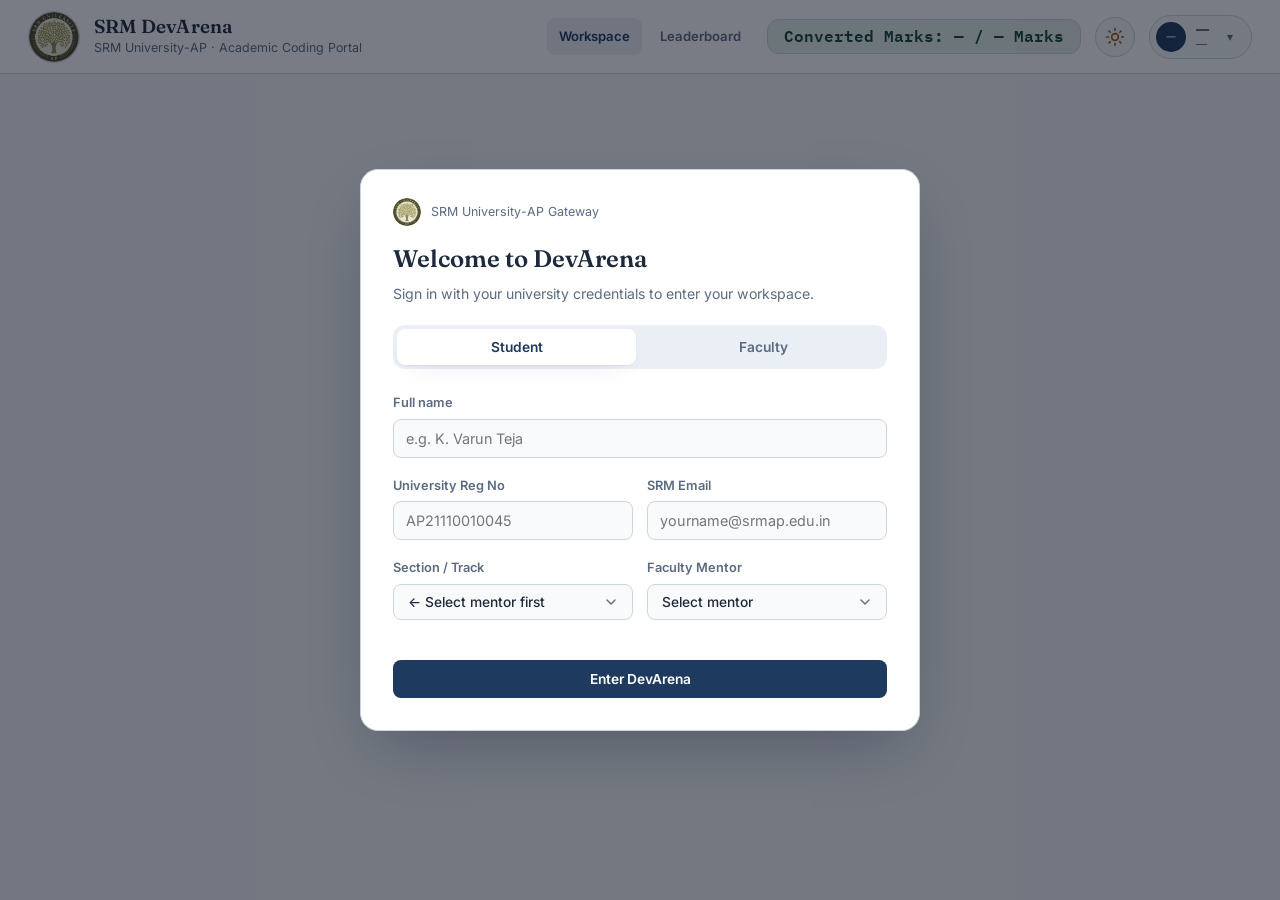
<file: frontend/leaderboard.html>
<!DOCTYPE html>
<html lang="en">
<head>
  <meta charset="UTF-8" />
  <meta name="viewport" content="width=device-width, initial-scale=1.0" />
  <title>SRM DevArena — Cohort Leaderboard & Analytics</title>
  <link rel="preconnect" href="https://fonts.googleapis.com" />
  <link rel="preconnect" href="https://fonts.gstatic.com" crossorigin />
  <link href="https://fonts.googleapis.com/css2?family=Fraunces:opsz,wght@9..144,500;9..144,600;9..144,700&family=Inter:wght@400;500;600;700&family=IBM+Plex+Mono:wght@400;500;600&display=swap" rel="stylesheet" />
  <link rel="stylesheet" href="css/style.css" />
  <link rel="stylesheet" href="css/leaderboard.css" />
</head>
<body data-page="leaderboard">

  <!-- ============================= Topbar Header ============================= -->
  <header class="app-header">
    <div class="brand">
      <img src="assets/srmaplogo.png" alt="SRM University-AP seal" class="brand-seal" />
      <div class="brand-copy">
        <div class="brand-name">SRM DevArena</div>
        <div class="brand-sub">SRM University-AP · Academic Coding Portal</div>
      </div>
    </div>

    <div class="header-right">
      <nav class="site-nav">
        <a href="index.html">Workspace</a>
        <a href="leaderboard.html" class="active">Leaderboard</a>
      </nav>

      <div class="marks-chip" id="marksChip">
        <span class="marks-primary font-mono" id="headerMarksPrimary">Converted Marks: — / — Marks</span>
        <span class="marks-secondary font-mono" id="headerMarksSecondary" hidden>— raw points</span>
      </div>

      <button class="theme-toggle" aria-label="Toggle theme">
        <svg class="icon-sun" viewBox="0 0 24 24" fill="none" stroke="currentColor" stroke-width="2" stroke-linecap="round"><circle cx="12" cy="12" r="4"/><path d="M12 2v2M12 20v2M4.93 4.93l1.41 1.41M17.66 17.66l1.41 1.41M2 12h2M20 12h2M4.93 19.07l1.41-1.41M17.66 6.34l1.41-1.41"/></svg>
        <svg class="icon-moon" viewBox="0 0 24 24" fill="currentColor"><path d="M21 12.79A9 9 0 1 1 11.21 3 7 7 0 0 0 21 12.79z"/></svg>
      </button>

      <div class="profile-badge" id="profileBadge" hidden>
        <div class="profile-avatar" id="profileAvatar">—</div>
        <div class="profile-meta">
          <div class="profile-name" id="profileName">—</div>
          <div class="profile-track" id="profileTrack">—</div>
        </div>
        <button class="profile-menu-btn" id="profileMenuBtn" aria-label="Account menu">▾</button>
        <div class="profile-dropdown" id="profileDropdown">
          <button onclick="localStorage.removeItem('devarena.session'); window.location.href='index.html';">Switch Track</button>
          <button id="logoutBtn" class="danger-item">Log out</button>
        </div>
      </div>
    </div>
  </header>

  <!-- ============================= Main Content ============================= -->
  <main class="leaderboard-layout">

    <div class="leaderboard-head">
      <div>
        <h1 class="page-title" id="leaderboardTitle">Cohort Leaderboard</h1>
        <p class="page-desc" id="leaderboardSubtitle">Official university rankings aggregated by internal marks.</p>
      </div>

      <!-- Filter pills: rendered exclusively for faculty; completely hidden for students -->
      <div class="track-filter" id="trackFilter" role="toolbar" aria-label="Filter leaderboard by challenge track"></div>
    </div>

    <!-- 4-Stat Metric Summary Strip -->
    <div class="summary-strip" id="summaryStrip"></div>

    <!-- Pinned User Standing Card (Students only) -->
    <div class="card card--highlight" id="userStandingBanner" hidden>
      <div class="highlight-info">
        <span class="highlight-badge">Your Standing</span>
        <span class="highlight-rank font-mono" id="bannerRank">Rank #--</span>
        <span class="highlight-track" id="bannerTrack">—</span>
      </div>
      <div class="highlight-metrics">
        <span>Completed: <strong class="font-mono" id="bannerCompleted">--</strong> Challenges</span>
        <span>Converted Marks: <strong class="font-mono" id="bannerMarks">-- / --</strong> Marks</span>
      </div>
    </div>

    <!-- Leaderboard Layout: Adaptable single or two-column depending on role -->
    <div class="leaderboard-grid" id="leaderboardGrid">

      <!-- Cohort Rankings Table -->
      <section class="rank-table-card">
        <div class="card-header">
          <h2 class="section-title">Cohort Standings</h2>
          <span class="text-faint text-xs font-mono" id="tableFilterLabel">Enrolled Track</span>
        </div>
        <div class="table-container">
          <table class="rank-table" aria-label="Cohort Leaderboard Standings">
            <thead>
              <tr>
                <th scope="col" style="width: 54px; text-align: center;">Rank</th>
                <th scope="col">Student</th>
                <th scope="col">Track</th>
                <th scope="col" style="text-align: right;">University Marks</th>
              </tr>
            </thead>
            <tbody id="rankTableBody"></tbody>
          </table>
        </div>
      </section>

      <!-- Student Performance Trend Graph (Hidden for faculty) -->
      <section class="graph-card" id="studentPerformanceCard">
        <div class="card-header">
          <h2 class="section-title">Performance Trend</h2>
          <span class="text-xs text-muted" id="graphTrackIndicator">My Trajectory</span>
        </div>

        <div class="graph-body">
          <p class="graph-meta">Progressive university marks trajectory over active challenge schedule:</p>
          <div class="dark-graph-container">
            <div id="performanceGraph" class="svg-container"></div>
            <div class="dark-graph-tooltip" id="graphTooltip" role="tooltip" aria-hidden="true"></div>
          </div>
        </div>
      </section>

    </div>

  </main>

  <script type="module" src="js/main.js"></script>
</body>
</html>
</file>
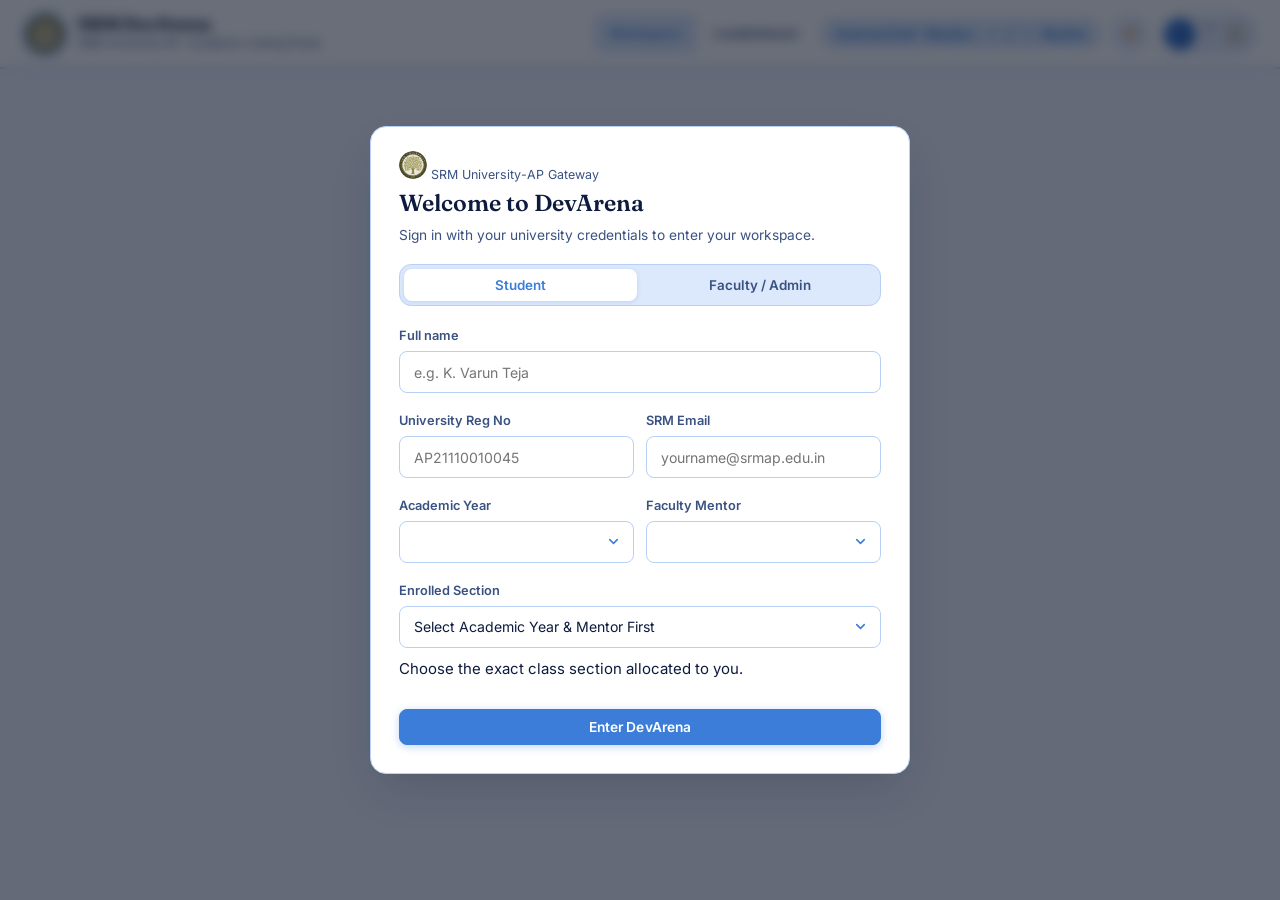
<file: student/leaderboard.html>
<!DOCTYPE html>
<html lang="en">
<head>
  <meta charset="UTF-8" />
  <meta name="viewport" content="width=device-width, initial-scale=1.0" />
  <title>SRM DevArena — Student Cohort Leaderboard</title>
  <link rel="preconnect" href="https://fonts.googleapis.com" />
  <link rel="preconnect" href="https://fonts.gstatic.com" crossorigin />
  <link href="https://fonts.googleapis.com/css2?family=Fraunces:opsz,wght@9..144,500;9..144,600;9..144,700&family=Inter:wght@400;500;600;700&family=IBM+Plex+Mono:wght@400;500;600&display=swap" rel="stylesheet" />
  <link rel="stylesheet" href="../css/style.css" />
  <link rel="stylesheet" href="leaderboard.css" />
</head>
<body data-page="student-leaderboard" data-role="student">

  <!-- ============================= Topbar Header ============================= -->
  <header class="app-header">
    <div class="brand">
      <img src="../assets/srmaplogo.png" alt="SRM University-AP" class="brand-seal" />
      <div class="brand-copy">
        <div class="brand-name">SRM DevArena</div>
        <div class="brand-sub">SRM University-AP · Academic Coding Portal</div>
      </div>
    </div>

    <div class="header-right">
      <nav class="site-nav">
        <a href="workspace.html">Workspace</a>
        <a href="leaderboard.html" class="active">Leaderboard</a>
      </nav>

      <!-- Theme Toggle -->
      <button class="theme-toggle" id="themeToggleBtn" aria-label="Toggle theme">
        <svg class="icon-sun" viewBox="0 0 24 24" fill="none" stroke="currentColor" stroke-width="2" stroke-linecap="round"><circle cx="12" cy="12" r="4"/><path d="M12 2v2M12 20v2M4.93 4.93l1.41 1.41M17.66 17.66l1.41-1.41M2 12h2M20 12h2M4.93 19.07l1.41-1.41M17.66 6.34l1.41-1.41"/></svg>
        <svg class="icon-moon" viewBox="0 0 24 24" fill="currentColor"><path d="M21 12.79A9 9 0 1 1 11.21 3 7 7 0 0 0 21 12.79z"/></svg>
      </button>

      <!-- Profile Badge with Dropdown -->
      <div class="profile-badge" id="profileBadge">
        <div class="profile-avatar" id="profileAvatar">S</div>
        <div class="profile-meta">
          <div class="profile-name" id="profileName">Student</div>
          <div class="profile-track" id="profileTrack">Track</div>
        </div>
        <button class="profile-menu-btn" id="profileMenuBtn" aria-label="Account menu">▾</button>
        <div class="profile-dropdown" id="profileDropdown">
          <button id="switchTrackBtn">Switch Track</button>
          <button id="logoutBtn" class="danger-item">Log out</button>
        </div>
      </div>
    </div>
  </header>

  <!-- ============================= Main Layout ============================= -->
  <main class="leaderboard-layout">

    <div class="leaderboard-head">
      <div>
        <h1 class="page-title">Cohort Leaderboard</h1>
        <p class="page-desc">Real-time standings and your verified performance analytics.</p>
      </div>
    </div>

    <!-- Top Two-Column Grid: Personal Standing on Left, Personal Trajectory Graph on Right -->
    <div class="overview-grid">
      <!-- Left: Student's Personal Standing -->
      <section class="student-standing-card">
        <div class="student-standing-meta">
          <h2>Your Standing in Cohort</h2>
          <p id="studentStandingSubtitle">Track: —</p>
        </div>
        <div class="student-standing-stats">
          <div class="standing-stat-box">
            <div class="val font-mono" id="myRankVal">#—</div>
            <div class="lbl">Current Rank</div>
          </div>
          <div class="standing-stat-box">
            <div class="val font-mono" id="myRawPointsVal">—</div>
            <div class="lbl">Raw Points</div>
          </div>
          <div class="standing-stat-box">
            <div class="val font-mono" id="myMarksVal">— / 5.00</div>
            <div class="lbl">Internal Marks</div>
          </div>
        </div>
      </section>

      <!-- Right: Individual Task Progress Graph (Your Personal Trajectory) -->
      <section class="curve-card card">
        <div class="curve-card__header">
          <h3>Your Performance Trajectory</h3>
          <span class="text-xs text-muted font-mono" id="cohortSizeLabel">Evaluated: —</span>
        </div>
        <div class="curve-svg-container" id="curveSvgContainer">
          <svg viewBox="0 0 500 90" preserveAspectRatio="none" id="scoreCurveSvg">
            <defs>
              <linearGradient id="curveGradient" x1="0%" y1="0%" x2="0%" y2="100%">
                <stop offset="0%" stop-color="#38bdf8" stop-opacity="0.5"/>
                <stop offset="100%" stop-color="#38bdf8" stop-opacity="0.0"/>
              </linearGradient>
            </defs>
            <path class="curve-path-fill" id="curveFill" d="M0,90 L500,90 Z"/>
            <path class="curve-path-stroke" id="curveStroke" d="M0,90 L500,90"/>
            <g id="curvePoints"></g>
          </svg>
        </div>
      </section>
    </div>

    <!-- Reduced Standings Table -->
    <section class="standings-card">
      <div class="standings-card__header">
        <h2>Cohort Standings</h2>
        <span class="text-faint text-xs font-mono" id="tableFilterLabel">—</span>
      </div>
      <div class="table-responsive">
        <table class="student-rank-table" aria-label="Cohort Standings">
          <thead>
            <tr>
              <th scope="col">Rank</th>
              <th scope="col">Student</th>
              <th scope="col">Enrolled Track</th>
              <th scope="col">Raw Points</th>
              <th scope="col">Converted Marks</th>
            </tr>
          </thead>
          <tbody id="studentRankTableBody"></tbody>
        </table>
      </div>
    </section>
  </main>

  <div class="toast" id="toast"></div>

  <script type="module" src="leaderboard.js"></script>
</body>
</html>
</file>
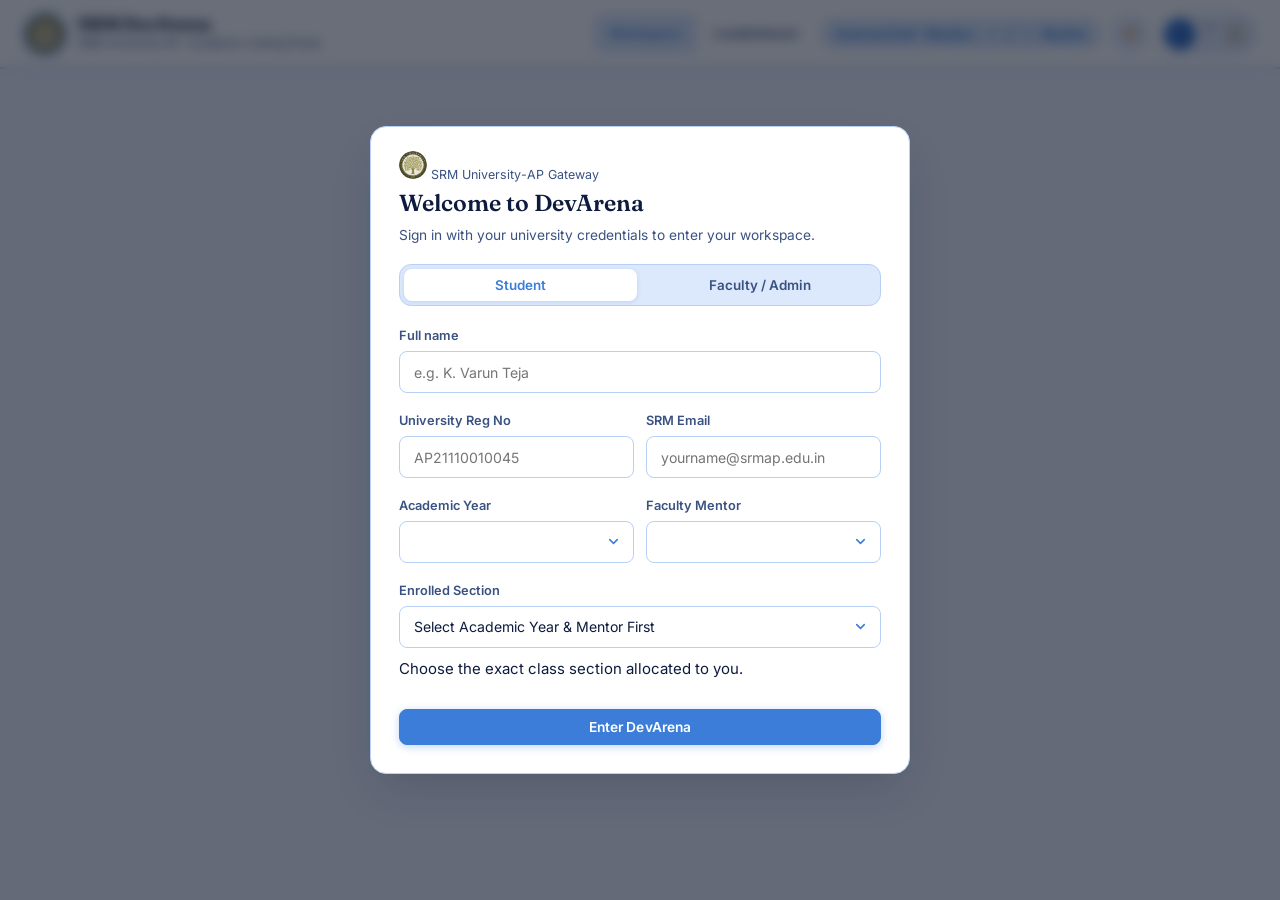
<file: student/workspace.html>
<!DOCTYPE html>
<html lang="en">
<head>
  <meta charset="UTF-8" />
  <meta name="viewport" content="width=device-width, initial-scale=1.0" />
  <title>SRM DevArena — Student Workspace</title>
  <link rel="preconnect" href="https://fonts.googleapis.com" />
  <link rel="preconnect" href="https://fonts.gstatic.com" crossorigin />
  <link href="https://fonts.googleapis.com/css2?family=Fraunces:opsz,wght@9..144,500;9..144,600;9..144,700&family=Inter:wght@400;500;600;700&family=IBM+Plex+Mono:wght@400;500;600&display=swap" rel="stylesheet" />
  <link rel="stylesheet" href="../css/style.css" />
  <link rel="stylesheet" href="workspace.css" />
</head>
<body data-page="student-workspace" data-role="student">

  <!-- ============================= Topbar Header ============================= -->
  <header class="app-header">
    <div class="brand">
      <img src="../assets/srmaplogo.png" alt="SRM University-AP" class="brand-seal" />
      <div class="brand-copy">
        <div class="brand-name">SRM DevArena</div>
        <div class="brand-sub">SRM University-AP · Academic Coding Portal</div>
      </div>
    </div>

    <div class="header-right">
      <nav class="site-nav">
        <a href="workspace.html" class="active">Workspace</a>
        <a href="leaderboard.html">Leaderboard</a>
      </nav>

      <div class="marks-chip" id="marksChip">
        <span class="marks-primary font-mono" id="headerMarksPrimary">Converted Marks: — / 5.00</span>
        <span class="marks-secondary font-mono" id="headerMarksSecondary">— raw points</span>
      </div>

      <button class="theme-toggle" id="themeToggleBtn" aria-label="Toggle theme">
        <svg class="icon-sun" viewBox="0 0 24 24" fill="none" stroke="currentColor" stroke-width="2"><circle cx="12" cy="12" r="4"/><path d="M12 2v2M12 20v2M4.93 4.93l1.41 1.41M17.66 17.66l1.41-1.41M2 12h2M20 12h2M4.93 19.07l1.41-1.41M17.66 6.34l1.41-1.41"/></svg>
        <svg class="icon-moon" viewBox="0 0 24 24" fill="currentColor"><path d="M21 12.79A9 9 0 1 1 11.21 3 7 7 0 0 0 21 12.79z"/></svg>
      </button>

      <div class="profile-badge">
        <div class="profile-trigger" id="profileTrigger">
          <div class="profile-avatar" id="profileAvatar">S</div>
          <div class="profile-meta">
            <div class="profile-name" id="profileName">Student</div>
            <div class="profile-track" id="profileTrack">Track</div>
          </div>
          <span class="profile-chevron-box"><span class="profile-chevron">▾</span></span>
        </div>
        <div class="profile-dropdown" id="profileDropdown">
          <button id="switchTrackBtn" type="button">Switch Track</button>
          <button id="logoutBtn" class="danger-item" type="button">Log out</button>
        </div>
      </div>
    </div>
  </header>

  <!-- ============================= Main Student Shell ============================= -->
  <main class="workspace-shell">
    <div class="workspace-layout">
      <!-- Enrolled Track Banner -->
      <section class="track-banner">
        <div class="track-banner-copy">
          <div class="eyebrow">Your Enrolled Track</div>
          <h1 id="trackBannerName">—</h1>
          <p id="trackBannerDesc">—</p>
          <p id="trackBannerMentor" class="track-banner-mentor"></p>
        </div>
      </section>

      <!-- Left Column: Challenges & Stepper -->
      <aside class="workspace-left">
        <div class="card">
          <div class="card-header">
            <h3>Challenges</h3>
          </div>
          <div class="card-body">
            <div id="challengeList" class="task-list"></div>
          </div>
        </div>

        <div class="card">
          <div class="card-header" style="display:flex; justify-content:space-between; align-items:center;">
            <h3 id="activeChallengeTitle" style="margin:0;">—</h3>
            <span class="challenge-item-points font-mono" id="activeChallengePoints"></span>
          </div>
          <div class="card-body">
            <ul class="stepper" id="stepper"></ul>
          </div>
        </div>
      </aside>

      <!-- Right Column: Code Editor, Test Cases & Reflection -->
      <section class="workspace-right">
        <!-- Specs & Guidelines -->
        <div class="card">
          <div class="tabs">
            <button class="tab-btn active" data-tab="problemStatementPanel" type="button">Problem Statement</button>
            <button class="tab-btn" data-tab="guidelinesPanel" type="button">Instructions &amp; Integrity</button>
          </div>

          <div class="tab-panel active no-select" id="problemStatementPanel">
            <p class="statement-text" id="statementText">—</p>
          </div>

          <div class="tab-panel" id="guidelinesPanel">
            <!-- Student Code of Conduct & Academic Integrity -->
            <div class="student-integrity-box">
              <div class="integrity-head">
                <span>🛡️</span>
                <strong>Academic Integrity &amp; Submission Rules</strong>
              </div>
              <ul class="integrity-list">
                <li><strong>Original Code Requirement:</strong> All algorithms must be authored directly by you. Pasting external code snippets or utilizing unauthorized AI assistance violates lab policies.</li>
                <li><strong>No Prompt Injections / Jailbreak Attempts:</strong> Any attempt to manipulate the automated evaluation engine (e.g. comment injections, prompt overrides, system payload tricks) will trigger an immediate automatic flag.</li>
                <li><strong>Strict Disciplinary Action:</strong> Flagged anomalies, plagiarism, or tampering attempts are logged in the admin audit ledger and directly escalated to your course faculty for internal lab de-boarding.</li>
              </ul>
            </div>
          </div>
        </div>

        <!-- Code Solution Block -->
        <div class="card">
          <div class="card-header">
            <div class="card-header-left">
              <h3 style="margin:0;">Code Solution</h3>
              <select id="langSelect" class="student-select">
                <option value="c">C (.c)</option>
                <option value="python">Python (.py)</option>
                <option value="cpp">C++ (.cpp)</option>
                <option value="java">Java (.java)</option>
              </select>
            </div>

            <!-- In Code Solution Header -->
            <div style="display: flex; align-items: center; gap: 8px;">
              <label class="btn btn-outline btn-sm file-upload-btn" for="codeFileInput">
                📁 Upload Code
              </label>
              <input type="file" id="codeFileInput" accept=".c" class="hidden-file-input" />
            </div>
          </div>

          <div class="card-body">
            <textarea
              class="code-editor"
              id="codeEditor"
              spellcheck="false"
              placeholder="// Write your code solution here or upload a source file above..."
              autocomplete="off"
              autocorrect="off"
              autocapitalize="off"
            ></textarea>

            <!-- Test Cases Input Workspace -->
            <div class="test-cases-editor-card">
              <div class="test-cases-editor-head">
                <span class="test-cases-title">Verified Test Cases (Custom / Sample Runs)</span>
                <span class="text-xs text-muted">Document the test cases you ran on your local machine</span>
              </div>
              <div class="test-cases-grid">
                <div class="test-field-box">
                  <label for="studentTestInput">Test Case Inputs (stdin)</label>
                  <textarea
                    id="studentTestInput"
                    class="test-io-textarea"
                    placeholder="Enter the test inputs you provided (e.g. 5&#10;10 20 30 40 50)..."
                  ></textarea>
                </div>
                <div class="test-field-box">
                  <label for="studentTestOutput">Expected / Observed Output (stdout)</label>
                  <textarea
                    id="studentTestOutput"
                    class="test-io-textarea"
                    placeholder="Enter the exact output your code produced..."
                  ></textarea>
                </div>
              </div>
            </div>
          </div>
        </div>

        <!-- Reflection Card -->
        <div class="card">
          <div class="card-header">
            <div>
              <h3 style="margin:0;">Reflection</h3>
              <p class="text-xs text-muted" style="margin:2px 0 0;">Explain approach, bottlenecks, or attach documentation PDF.</p>
            </div>
            <!-- In Reflection Card Header -->
            <label class="btn btn-outline btn-sm file-upload-btn" for="pdfFileInput">
              📎 Upload PDF
            </label>
            <input type="file" id="pdfFileInput" accept=".pdf,application/pdf" class="hidden-file-input" />
          </div>
          <div class="card-body">
            <textarea
              class="reflection-area"
              id="reflectionArea"
              placeholder="Explain your approach, edge cases handled, or logic overview..."
              autocomplete="off"
            ></textarea>

            <div id="reflectionFileChipWrap" class="reflection-file-wrap" hidden>
              <span class="file-chip" id="reflectionFileChip"></span>
              <button type="button" id="removePdfBtn" class="btn-remove-file">✕ Remove</button>
            </div>

            <div class="reflection-submit-row">
              <button class="btn btn-primary" id="submitBtn" type="button">Submit Solution &amp; Reflection</button>
            </div>
          </div>
        </div>
      </section>
    </div>

    <!-- Student Feedback Banner (Positioned right at the end of the shell) -->
    <div class="feedback-banner student-bottom-banner">
      <div class="feedback-banner__copy">
        <span class="feedback-banner__icon">💡</span>
        <span>Notice any drawbacks, false positives, or errors in the portal? Send feedback to the developer.</span>
      </div>
      <button type="button" class="btn btn-outline btn-sm feedback-trigger-btn" id="openFeedbackModalBtn">
        Send Feedback / Report Bug
      </button>
    </div>
  </main>

  <!-- ============================= MODAL: STUDENT LAB REPORT & REVIEW ============================= -->
  <div class="modal-backdrop" id="studentReportModal" hidden>
    <div class="modal-card">
      <div class="modal-header">
        <div>
          <h2 id="reportModalTitle" class="modal-title">Lab Performance &amp; Evaluation Report</h2>
          <p id="reportModalMeta" class="text-xs text-muted">Official Academic Assessment</p>
        </div>
        <button class="btn-close" id="closeReportModalBtn" type="button" aria-label="Close modal">✕</button>
      </div>

      <div class="modal-body">
        <div class="report-stats-grid">
          <div class="stat-box">
            <span class="stat-label">Awarded Score</span>
            <span class="stat-val font-mono" id="reportRawScore">— / 10</span>
          </div>
          <div class="stat-box">
            <span class="stat-label">Converted Lab Mark</span>
            <span class="stat-val font-mono text-emerald" id="reportConvertedMark">— / 5.00</span>
          </div>
          <div class="stat-box">
            <span class="stat-label">Status</span>
            <div id="reportStatusBadge" style="margin-top: 4px;">—</div>
          </div>
        </div>

        <div class="report-section">
          <label class="section-label">Faculty Review Summary</label>
          <p id="reportVerdict" class="callout-box">Review pending or loading...</p>
        </div>

        <div class="report-split-grid">
          <div class="feedback-col feedback-col--positive">
            <span class="feedback-col__head">Implementation Strengths</span>
            <ul id="reportStrengthsList" class="feedback-list"></ul>
          </div>
          <div class="feedback-col feedback-col--warning">
            <span class="feedback-col__head">Refactoring Areas &amp; Flaws</span>
            <ul id="reportWeaknessesList" class="feedback-list"></ul>
          </div>
        </div>

        <div class="report-section">
          <label class="section-label">Pedagogical Guidance</label>
          <p id="reportGuidance" class="guidance-box"></p>
        </div>

        <div id="reReviewContainer" class="appeal-control-panel">
          <div class="appeal-control-panel__bar">
            <button type="button" class="btn btn-outline btn-sm" id="toggleReReviewBtn">Request Faculty Re-Evaluation</button>
          </div>

          <div id="reReviewFormBox" class="appeal-form-box" hidden>
            <label for="reReviewReasonInput" class="section-label">Justification for Re-Evaluation (1 Appeal Allowed):</label>
            <textarea
              id="reReviewReasonInput"
              class="form-textarea"
              rows="3"
              placeholder="Specify what boundary test or progressive calculation slab was misjudged..."
            ></textarea>
            <div class="appeal-form-actions">
              <button type="button" class="btn btn-ghost btn-sm" id="cancelReReviewBtn">Cancel</button>
              <button type="button" class="btn btn-primary btn-sm" id="submitReReviewBtn">Submit Appeal</button>
            </div>
          </div>
        </div>
      </div>
    </div>
  </div>

  <!-- Modal: Student Feedback & Bug Report -->
    <div class="modal-backdrop" id="feedbackModal" hidden>
      <div class="modal-card modal-card--sm">
        <div class="modal-header">
          <div>
            <h3 class="modal-title">Share Feedback / Report Problem</h3>
            <p class="text-xs text-muted">Direct notification to admin portal</p>
          </div>
          <button class="btn-close" id="closeFeedbackModalBtn" type="button">✕</button>
        </div>

        <div class="modal-body">
          <div class="form-group">
            <label class="form-label" for="feedbackTitleInput">Problem Title</label>
            <input type="text" id="feedbackTitleInput" class="form-input" placeholder="e.g. Test case 2 gives unexpected output" required />
          </div>

          <div class="form-group">
            <label class="form-label" for="feedbackTypeInput">Type of Problem</label>
            <input type="text" id="feedbackTypeInput" class="form-input" placeholder="e.g. AI False Positive / UI Glitch / Test Case Mismatch" required />
          </div>

          <div class="form-group">
            <label class="form-label" for="feedbackMessageArea">Description</label>
            <textarea id="feedbackMessageArea" class="form-textarea" rows="4" placeholder="Explain what happened or what error you noticed..." required></textarea>
          </div>

          <div class="form-group">
            <label class="form-label">Attach Screenshot (Optional)</label>
            <div style="display:flex; align-items:center; gap:8px;">
              <label class="btn btn-outline btn-sm file-upload-btn" for="feedbackImgInput">
                📷 Select Image (.png, .jpg)
              </label>
              <input type="file" id="feedbackImgInput" accept="image/*" class="hidden-file-input" />
              <span id="feedbackImgFileName" class="text-xs text-muted">No screenshot selected</span>
            </div>
          </div>

          <div class="modal-footer-actions">
            <button type="button" class="btn btn-ghost btn-sm" id="cancelFeedbackModalBtn">Cancel</button>
            <button type="button" class="btn btn-primary btn-sm" id="submitFeedbackBtn">Submit Report</button>
          </div>
        </div>
      </div>
    </div>

  <div class="toast" id="toast"></div>

  <script type="module" src="workspace.js"></script>
</body>
</html>
</file>
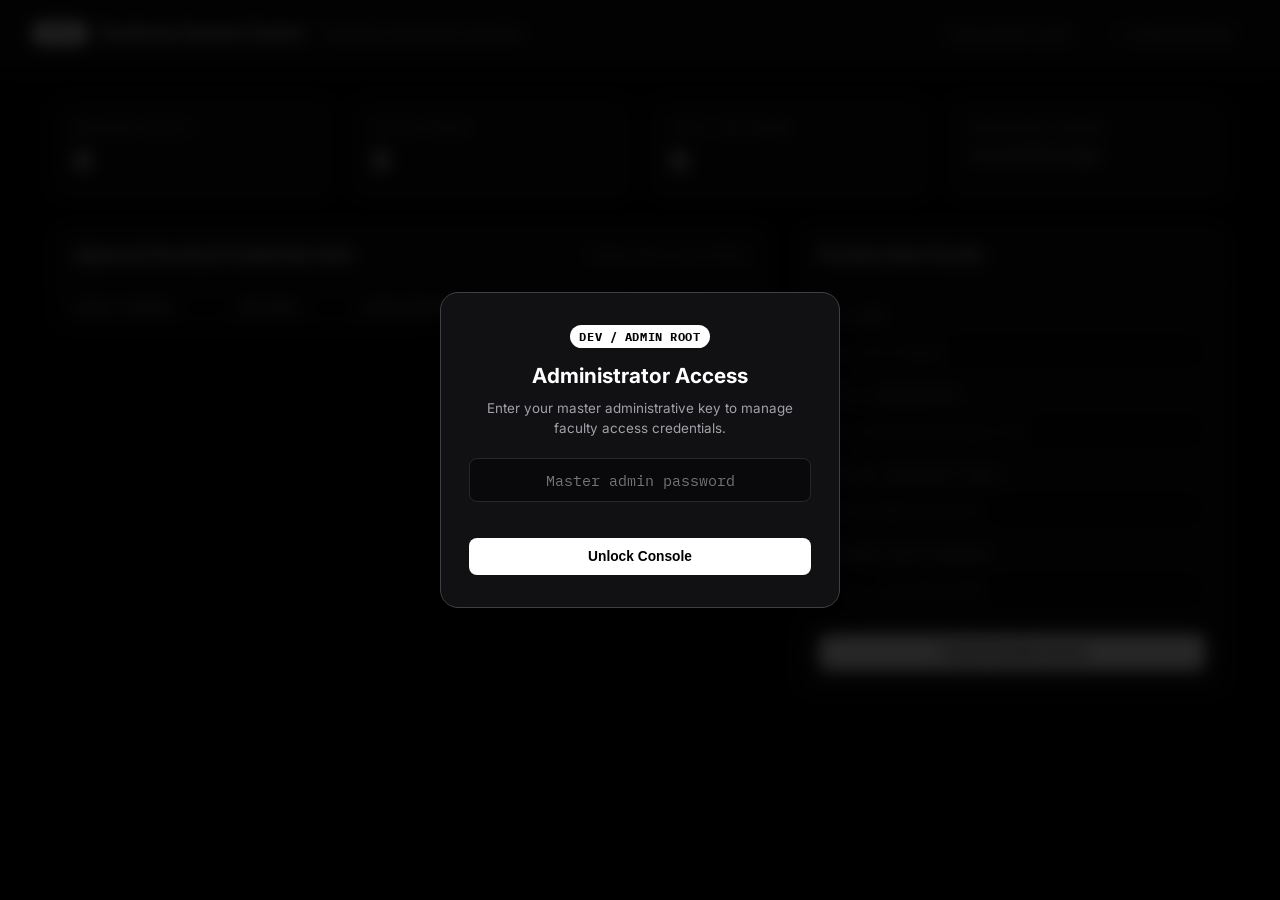
<file: frontend/admin/admin.html>
<!DOCTYPE html>
<html lang="en">
<head>
  <meta charset="UTF-8" />
  <meta name="viewport" content="width=device-width, initial-scale=1.0" />
  <title>SRM DevArena — Lead Developer & Admin Console</title>
  <link rel="preconnect" href="https://fonts.googleapis.com" />
  <link rel="preconnect" href="https://fonts.gstatic.com" crossorigin />
  <link href="https://fonts.googleapis.com/css2?family=IBM+Plex+Mono:wght@400;500;600;700&family=Inter:wght@400;500;600;700&display=swap" rel="stylesheet" />
  <link rel="stylesheet" href="admin.css" />
</head>
<body>

  <!-- ============================= Security Gate ============================= -->
  <div class="admin-gate-overlay" id="adminGateOverlay">
    <div class="gate-card">
      <span class="admin-badge" style="margin-bottom:12px; display:inline-block;">DEV / ADMIN ROOT</span>
      <h2>Administrator Access</h2>
      <p>Enter your master administrative key to manage faculty access credentials.</p>

      <div style="display:flex; flex-direction:column; gap:12px;">
        <input type="password" id="adminGatePass" placeholder="Master admin password" />
        <div id="gateError" style="color:#ff5555; font-size:0.75rem; min-height:1em;"></div>
        <button type="button" class="btn-white" id="adminGateSubmit">Unlock Console</button>
      </div>
    </div>
  </div>

  <!-- ============================= Top Header ============================= -->
  <header class="admin-header">
    <div class="admin-brand">
      <span class="admin-badge">ADMIN</span>
      <span class="admin-title">DevArena System Control</span>
      <span class="admin-meta">· Shraddha Kondaveeti (Lead Dev)</span>
    </div>

    <div style="display:flex; align-items:center; gap:12px;">
      <button type="button" class="admin-nav-link" id="purgeCacheBtn" style="cursor:pointer;">Purge System Cache</button>
      <a href="../index.html" class="admin-nav-link">← Return to Portal</a>
    </div>
  </header>

  <!-- ============================= Admin Layout ============================= -->
  <main class="admin-layout">

    <!-- Stats Banner -->
    <div class="stat-grid">
      <div class="stat-card">
        <div class="label">Approved Faculty</div>
        <div class="value" id="statFacultyCount">0</div>
      </div>
      <div class="stat-card">
        <div class="label">Active Tracks</div>
        <div class="value" id="statTrackCount">0</div>
      </div>
      <div class="stat-card">
        <div class="label">Total Challenges</div>
        <div class="value" id="statChallengeCount">0</div>
      </div>
      <div class="stat-card">
        <div class="label">Persistence Engine</div>
        <div class="value" style="font-size:1.15rem; color:#888;">LocalStorage</div>
      </div>
    </div>

    <!-- Main Workspace -->
    <div class="admin-grid">

      <!-- Left: Approved Faculty List & Password Vault -->
      <section class="panel">
        <div class="panel-header">
          <h2 class="panel-title">Approved Faculty &amp; Credentials Vault</h2>
          <span style="font-size:0.72rem; color:var(--admin-text-muted); font-family:var(--font-mono);">SYNCED WITH LIVE PORTAL</span>
        </div>

        <div style="overflow-x:auto;">
          <table class="faculty-table">
            <thead>
              <tr>
                <th>Faculty Member</th>
                <th>SRM Email</th>
                <th>Login Password</th>
                <th>Managed Tracks</th>
                <th style="text-align:right;">Action</th>
              </tr>
            </thead>
            <tbody id="facultyTableBody"></tbody>
          </table>
        </div>
      </section>

      <!-- Right: Provision New Faculty Account -->
      <section class="panel">
        <div class="panel-header">
          <h2 class="panel-title">Provision New Faculty</h2>
        </div>

        <form class="admin-form" id="addFacultyForm">
          <div class="form-group">
            <label for="newFacultyName">Full Name</label>
            <input type="text" id="newFacultyName" placeholder="e.g. Dr. K. Rajesh" required />
          </div>

          <div class="form-group">
            <label for="newFacultyTitle">Title / Designation</label>
            <input type="text" id="newFacultyTitle" placeholder="e.g. Associate Professor, CSE" required />
          </div>

          <div class="form-group">
            <label for="newFacultyEmail">Official University Email</label>
            <input type="email" id="newFacultyEmail" placeholder="rajesh.k@srmap.edu.in" required />
          </div>

          <div class="form-group">
            <label for="newFacultyPassword">Assigned Login Password</label>
            <input type="text" id="newFacultyPassword" placeholder="e.g. rajesh@srm2026" required style="font-family:var(--font-mono);" />
          </div>

          <button type="submit" class="btn-white" style="margin-top:8px;">+ Grant Faculty Access</button>
        </form>
      </section>

    </div>

  </main>

  <div class="admin-toast" id="adminToast"></div>

  <script src="admin.js"></script>
</body>
</html>
</file>
<file: css/style.css>
/* ==========================================================================
   SRM DevArena — Global Stylesheet (css/style.css)
   Calm Aesthetic Pastel Blue Theme · Full Light & Dark Parity
   ========================================================================== */

/* --------------------------------------------------------------------------
   1. DESIGN TOKENS & ROOT VARIABLES  (Light Mode)
   -------------------------------------------------------------------------- */
:root {
  /* Backgrounds */
  --bg:              #f0f5ff;   /* soft periwinkle canvas */
  --surface:         #ffffff;
  --surface-alt:     #e8f0fe;   /* gentle blue-tinted alt */
  --surface-sunken:  #dce8fb;   /* slightly deeper tint */
  --border:          #b8d0f5;
  --border-strong:   #7eaae8;

  /* Text */
  --text:            #0d1b3e;   /* deep navy ink */
  --text-muted:      #3a5282;   /* mid-blue muted */
  --text-faint:      #7a9acc;   /* faint sky */

  /* Blue accent palette */
  --accent:          #3b7dd8;   /* primary blue */
  --accent-strong:   #2460b5;
  --accent-tint:     #dbeafe;
  --accent-soft:     #93c5fd;   /* pastel highlight */

  /* Legacy aliases kept for backwards compat */
  --accent-navy:          #3b7dd8;
  --accent-navy-strong:   #2460b5;
  --accent-forest:        #22c55e;
  --accent-forest-strong: #16a34a;
  --accent-forest-tint:   #dcfce7;

  /* Semantic */
  --danger:       #dc2626;
  --danger-tint:  #fef2f2;
  --warning:      #d97706;
  --warning-tint: #fffbeb;
  --success:      #16a34a;
  --success-tint: #f0fdf4;
  --focus-ring:   #3b7dd8;

  /* Shape */
  --radius-sm: 8px;
  --radius-md: 12px;
  --radius-lg: 16px;
  --shadow-card:  0 1px 3px rgba(37,99,235,0.08), 0 8px 24px -12px rgba(37,99,235,0.14);
  --shadow-modal: 0 20px 48px -12px rgba(13,27,62,0.22);

  /* Typography */
  --font-display: "Fraunces", "Iowan Old Style", "Palatino Linotype", serif;
  --font-body:    "Inter", "Segoe UI", -apple-system, BlinkMacSystemFont, sans-serif;
  --font-mono:    "IBM Plex Mono", "SFMono-Regular", Consolas, monospace;

  /* Motion */
  --transition-fast: 0.15s ease;
  --transition-base: 0.25s ease;
}

/* --------------------------------------------------------------------------
   Dark Mode Tokens
   -------------------------------------------------------------------------- */
:root[data-theme="dark"] {
  --bg:              #080e1f;   /* deep navy void */
  --surface:         #0f1629;   /* card surface */
  --surface-alt:     #0d1424;   /* slightly sunken alt */
  --surface-sunken:  #080d1a;
  --border:          #1e3054;
  --border-strong:   #2e4a80;

  --text:            #e2eaff;   /* cool white-blue text */
  --text-muted:      #7e9ad4;   /* muted blue */
  --text-faint:      #4a6899;

  --accent:          #5b9cf8;   /* bright pastel blue in dark */
  --accent-strong:   #82b8ff;
  --accent-tint:     rgba(91,156,248,0.14);
  --accent-soft:     #3b7dd8;

  --accent-navy:         #5b9cf8;
  --accent-navy-strong:  #82b8ff;
  --accent-forest:        #34d399;
  --accent-forest-strong: #10b981;
  --accent-forest-tint:   rgba(52,211,153,0.12);

  --danger:       #f87171;
  --danger-tint:  rgba(248,113,113,0.12);
  --warning:      #fbbf24;
  --warning-tint: rgba(251,191,36,0.12);
  --success:      #34d399;
  --success-tint: rgba(52,211,153,0.12);
  --focus-ring:   #5b9cf8;

  --shadow-card:  0 1px 3px rgba(0,0,0,0.45), 0 8px 24px -12px rgba(0,0,0,0.6);
  --shadow-modal: 0 24px 60px -20px rgba(0,0,0,0.8);
}

/* --------------------------------------------------------------------------
   2. RESET & BASE ELEMENTS
   -------------------------------------------------------------------------- */
*, *::before, *::after { box-sizing: border-box; }

html {
  color-scheme: light;
  scroll-behavior: smooth;
}

:root[data-theme="dark"] { color-scheme: dark; }

body {
  margin: 0;
  background: var(--bg);
  color: var(--text);
  font-family: var(--font-body);
  font-size: 15px;
  line-height: 1.55;
  -webkit-font-smoothing: antialiased;
  min-height: 100vh;
  transition: background-color var(--transition-base), color var(--transition-base);
}

h1, h2, h3, h4 {
  font-family: var(--font-display);
  color: var(--text);
  font-weight: 600;
  margin: 0 0 0.4em;
}

a {
  color: var(--accent);
  text-decoration: none;
}

button {
  font-family: var(--font-body);
  cursor: pointer;
}

:focus-visible {
  outline: 2px solid var(--focus-ring);
  outline-offset: 2px;
}

.font-mono {
  font-family: var(--font-mono) !important;
  font-variant-numeric: tabular-nums;
}

.card {
  background: var(--surface);
  border: 1px solid var(--border);
  border-radius: var(--radius-lg);
  box-shadow: var(--shadow-card);
}

/* --------------------------------------------------------------------------
   3. BUTTONS — Calm Pastel Blue System
   -------------------------------------------------------------------------- */
.btn {
  display: inline-flex;
  align-items: center;
  justify-content: center;
  gap: 8px;
  padding: 9px 18px;
  font-size: 0.86rem;
  font-weight: 600;
  border-radius: var(--radius-sm);
  border: 1.5px solid transparent;
  transition:
    transform 0.06s ease,
    box-shadow var(--transition-fast),
    background-color var(--transition-fast),
    border-color var(--transition-fast);
  white-space: nowrap;
  letter-spacing: 0.01em;
}

.btn:active { transform: translateY(1px); }

/* Primary — vivid blue */
.btn-primary {
  background: var(--accent);
  color: #fff;
  border-color: var(--accent);
  box-shadow: 0 2px 8px rgba(59,125,216,0.30);
}
.btn-primary:hover {
  background: var(--accent-strong);
  border-color: var(--accent-strong);
  box-shadow: 0 4px 14px rgba(59,125,216,0.40);
}
.btn-primary:disabled { opacity: 0.5; cursor: not-allowed; box-shadow: none; }

/* Forest / green success */
.btn-forest {
  background: var(--accent-forest);
  color: #fff;
  border-color: var(--accent-forest);
  box-shadow: 0 2px 8px rgba(34,197,94,0.25);
}
.btn-forest:hover {
  background: var(--accent-forest-strong);
  border-color: var(--accent-forest-strong);
}

/* Outline — blue tint */
.btn-outline {
  background: transparent;
  border-color: var(--border-strong);
  color: var(--accent);
}
.btn-outline:hover {
  background: var(--accent-tint);
  border-color: var(--accent);
}

:root[data-theme="dark"] .btn-outline {
  color: var(--accent);
  border-color: var(--border-strong);
}
:root[data-theme="dark"] .btn-outline:hover {
  background: var(--accent-tint);
  border-color: var(--accent);
}

/* Ghost — minimal */
.btn-ghost {
  background: transparent;
  border-color: transparent;
  color: var(--text-muted);
}
.btn-ghost:hover {
  background: var(--surface-sunken);
  color: var(--text);
}

/* Danger outline */
.btn-danger-outline {
  background: transparent;
  border-color: var(--danger);
  color: var(--danger);
}
.btn-danger-outline:hover { background: var(--danger-tint); }

/* Sizes */
.btn-block { width: 100%; }
.btn-xs { padding: 4px 10px; font-size: 0.75rem; border-radius: 6px; }
.btn-sm { padding: 6px 13px; font-size: 0.8rem; }

/* --------------------------------------------------------------------------
   4. TOPBAR NAVIGATION HEADER
   -------------------------------------------------------------------------- */
.app-header {
  min-height: 68px;
  display: flex;
  align-items: center;
  justify-content: space-between;
  gap: 16px;
  padding: 0 24px;
  background: var(--surface);
  border-bottom: 1px solid var(--border);
  position: sticky;
  top: 0;
  z-index: 40;
  backdrop-filter: blur(12px);
  -webkit-backdrop-filter: blur(12px);
  box-shadow: 0 1px 0 var(--border), 0 2px 16px -6px rgba(59,125,216,0.10);
}

:root:not([data-theme="dark"]) .app-header {
  background: rgba(255,255,255,0.92);
}
:root[data-theme="dark"] .app-header {
  background: rgba(15,22,41,0.94);
}

.brand {
  display: flex;
  align-items: center;
  gap: 12px;
  min-width: 0;
}

.brand-seal {
  width: 42px;
  height: 42px;
  border-radius: 50%;
  flex-shrink: 0;
  object-fit: cover;
  border: 2px solid var(--border);
  box-shadow: 0 0 0 3px var(--accent-tint);
}

.brand-copy { min-width: 0; }

.brand-name {
  font-family: var(--font-display);
  font-size: 1.12rem;
  font-weight: 700;
  color: var(--text);
  line-height: 1.15;
  letter-spacing: -0.01em;
}

.brand-sub {
  font-size: 0.72rem;
  color: var(--text-muted);
  white-space: nowrap;
  overflow: hidden;
  text-overflow: ellipsis;
}

.header-right {
  display: flex;
  align-items: center;
  gap: 12px;
  flex-shrink: 0;
}

.site-nav { display: flex; gap: 4px; }

.site-nav a {
  font-size: 0.84rem;
  font-weight: 600;
  color: var(--text-muted);
  padding: 7px 13px;
  border-radius: var(--radius-sm);
  transition: all var(--transition-fast);
  border: 1px solid transparent;
}

.site-nav a.active,
.site-nav a:hover {
  color: var(--accent);
  background: var(--accent-tint);
  border-color: var(--border);
}

:root[data-theme="dark"] .site-nav a.active,
:root[data-theme="dark"] .site-nav a:hover {
  color: var(--accent);
  background: var(--accent-tint);
  border-color: var(--border-strong);
}

/* Marks chip */
.marks-chip {
  display: flex;
  flex-direction: column;
  align-items: flex-end;
  padding: 5px 12px;
  background: var(--accent-tint);
  border: 1px solid var(--border);
  border-radius: var(--radius-md);
  line-height: 1.2;
}

.marks-chip .marks-primary {
  font-family: var(--font-display);
  font-size: 0.92rem;
  font-weight: 700;
  color: var(--accent);
}

.marks-chip .marks-secondary {
  font-size: 0.7rem;
  color: var(--text-muted);
}

/* Theme toggle button */
.theme-toggle {
  width: 36px;
  height: 36px;
  border-radius: 50%;
  border: 1px solid var(--border);
  background: var(--surface-alt);
  display: flex;
  align-items: center;
  justify-content: center;
  transition: all 0.2s ease;
  color: var(--text-muted);
}
.theme-toggle:hover {
  border-color: var(--accent);
  background: var(--accent-tint);
  color: var(--accent);
}
.theme-toggle svg { width: 17px; height: 17px; }
.theme-toggle .icon-sun  { display: block;  color: var(--warning); }
.theme-toggle .icon-moon { display: none;   color: var(--accent);  }
:root[data-theme="dark"] .theme-toggle .icon-sun  { display: none; }
:root[data-theme="dark"] .theme-toggle .icon-moon { display: block; }

/* Profile Badge & Dropdown */
.profile-badge {
  position: relative;
  display: flex;
  align-items: center;
  gap: 8px;
  padding: 4px 8px 4px 4px;
  border: 1px solid var(--border);
  border-radius: 999px;
  background: var(--surface-alt);
  transition: border-color var(--transition-fast), box-shadow var(--transition-fast);
}
.profile-badge:hover {
  border-color: var(--accent);
  box-shadow: 0 0 0 3px var(--accent-tint);
}

.profile-trigger {
  display: flex;
  align-items: center;
  gap: 8px;
  border: none;
  background: transparent;
  padding: 0;
  cursor: pointer;
  color: inherit;
}

.profile-avatar {
  width: 30px;
  height: 30px;
  border-radius: 50%;
  background: linear-gradient(135deg, var(--accent), var(--accent-strong));
  color: #fff;
  display: flex;
  align-items: center;
  justify-content: center;
  font-size: 0.78rem;
  font-weight: 700;
  font-family: var(--font-display);
  flex-shrink: 0;
  box-shadow: 0 2px 6px rgba(59,125,216,0.35);
}

.profile-meta {
  display: flex;
  flex-direction: column;
  text-align: left;
  line-height: 1.15;
}

.profile-name { font-size: 0.8rem; font-weight: 600; }
.profile-track { font-size: 0.68rem; color: var(--text-muted); }

/* Profile dropdown */
.profile-dropdown {
  position: absolute;
  top: calc(100% + 8px);
  right: 0;
  background: var(--surface);
  border: 1px solid var(--border);
  border-radius: var(--radius-md);
  box-shadow: 0 12px 32px -8px rgba(13,27,62,0.18), 0 0 0 1px var(--border);
  min-width: 196px;
  padding: 6px;
  display: none;
  z-index: 60;
}

.profile-dropdown.open {
  display: flex;
  flex-direction: column;
  gap: 2px;
  animation: dropdownIn 0.14s ease;
}

@keyframes dropdownIn {
  from { opacity: 0; transform: translateY(-6px); }
  to   { opacity: 1; transform: translateY(0); }
}

.profile-dropdown button {
  width: 100%;
  text-align: left;
  padding: 9px 13px;
  border: none;
  background: transparent;
  border-radius: var(--radius-sm);
  font-size: 0.83rem;
  font-weight: 500;
  color: var(--text);
  cursor: pointer;
  transition: background var(--transition-fast), color var(--transition-fast);
}
.profile-dropdown button:hover {
  background: var(--surface-sunken);
  color: var(--accent);
}

.profile-dropdown button.danger-item {
  color: var(--danger);
  border-top: 1px solid var(--border);
  margin-top: 4px;
  padding-top: 11px;
}
.profile-dropdown button.danger-item:hover {
  background: var(--danger-tint);
  color: var(--danger);
}

:root[data-theme="dark"] .profile-dropdown {
  box-shadow: 0 16px 40px -12px rgba(0,0,0,0.7), 0 0 0 1px var(--border);
}

/* --------------------------------------------------------------------------
   5. MODAL SYSTEM & ONBOARDING GATEWAY
   -------------------------------------------------------------------------- */
.modal-overlay {
  position: fixed;
  inset: 0;
  background: rgba(8,14,31,0.60);
  backdrop-filter: blur(6px);
  -webkit-backdrop-filter: blur(6px);
  display: flex;
  align-items: center;
  justify-content: center;
  padding: 16px;
  z-index: 100;
}

.modal-overlay[hidden] { display: none !important; }

.onboarding-card {
  background: var(--surface);
  color: var(--text);
  border-radius: var(--radius-lg);
  box-shadow: var(--shadow-modal);
  width: 100%;
  max-width: 540px;
  max-height: 90vh;
  overflow-y: auto;
  border: 1px solid var(--border);
}

.onboarding-head { padding: 24px 28px 0; }
.onboarding-head h2 { font-size: 1.45rem; margin-bottom: 4px; }
.onboarding-head p { color: var(--text-muted); font-size: 0.86rem; margin: 0; }

.role-tabs {
  display: flex;
  gap: 6px;
  margin: 18px 28px 0;
  background: var(--surface-sunken);
  padding: 4px;
  border-radius: var(--radius-md);
  border: 1px solid var(--border);
}

.role-tab {
  flex: 1;
  border: none;
  background: transparent;
  padding: 8px;
  border-radius: var(--radius-sm);
  font-weight: 600;
  font-size: 0.84rem;
  color: var(--text-muted);
  cursor: pointer;
  transition: all var(--transition-fast);
}
.role-tab.active {
  background: var(--surface);
  color: var(--accent);
  box-shadow: 0 1px 4px rgba(59,125,216,0.18);
}

:root[data-theme="dark"] .role-tab.active {
  background: var(--surface-alt);
  color: var(--accent);
  box-shadow: 0 1px 6px rgba(91,156,248,0.25);
}

.onboarding-form {
  padding: 20px 28px 28px;
  display: flex;
  flex-direction: column;
  gap: 14px;
}

.form-banner {
  display: none;
  padding: 10px 14px;
  border-radius: var(--radius-sm);
  font-size: 0.8rem;
  background: var(--danger-tint);
  color: var(--danger);
  border: 1px solid rgba(220,38,38,0.3);
}

/* --------------------------------------------------------------------------
   6. FORM INPUTS & UNIFIED DROPDOWNS
   -------------------------------------------------------------------------- */
.field {
  display: flex;
  flex-direction: column;
  gap: 5px;
}

.field label {
  font-size: 0.8rem;
  font-weight: 600;
  color: var(--text-muted);
}

.field-row {
  display: grid;
  grid-template-columns: 1fr 1fr;
  gap: 12px;
}

.field-error {
  font-size: 0.74rem;
  color: var(--danger);
  min-height: 1.1em;
}

.field input,
.field textarea,
.field select,
.onboarding-form select {
  font-family: var(--font-body);
  font-size: 0.88rem;
  padding: 0 14px;
  height: 42px;
  border-radius: var(--radius-sm);
  border: 1.5px solid var(--border);
  background-color: var(--surface);
  color: var(--text);
  width: 100%;
  box-sizing: border-box;
  transition: border-color var(--transition-fast), box-shadow var(--transition-fast);
}

.field textarea {
  height: auto;
  padding: 10px 14px;
  line-height: 1.45;
}

.field input:focus,
.field textarea:focus {
  outline: none;
  border-color: var(--accent);
  box-shadow: 0 0 0 3px var(--accent-tint);
}

/* Dropdown chevron — light */
.field select,
.onboarding-form select,
#yearSelect,
#mentorSelect,
#facultySelectField,
#studentTrack {
  -webkit-appearance: none !important;
  -moz-appearance: none !important;
  appearance: none !important;
  cursor: pointer !important;
  padding-right: 36px !important;
  background-color: var(--surface) !important;
  background-image: url("data:image/svg+xml,%3Csvg xmlns='http://www.w3.org/2000/svg' viewBox='0 0 24 24' fill='none' stroke='%233b7dd8' stroke-width='2.5' stroke-linecap='round' stroke-linejoin='round'%3E%3Cpolyline points='6 9 12 15 18 9'/%3E%3C/svg%3E") !important;
  background-repeat: no-repeat !important;
  background-position: calc(100% - 12px) center !important;
  background-size: 15px 15px !important;
}

/* Dropdown chevron — dark */
:root[data-theme="dark"] .field select,
:root[data-theme="dark"] .onboarding-form select,
:root[data-theme="dark"] #yearSelect,
:root[data-theme="dark"] #mentorSelect,
:root[data-theme="dark"] #facultySelectField,
:root[data-theme="dark"] #studentTrack {
  background-image: url("data:image/svg+xml,%3Csvg xmlns='http://www.w3.org/2000/svg' viewBox='0 0 24 24' fill='none' stroke='%235b9cf8' stroke-width='2.5' stroke-linecap='round' stroke-linejoin='round'%3E%3Cpolyline points='6 9 12 15 18 9'/%3E%3C/svg%3E") !important;
}

/* Select focus */
.field select:focus,
.onboarding-form select:focus {
  outline: none !important;
  border-color: var(--accent) !important;
  box-shadow: 0 0 0 3px var(--accent-tint) !important;
}

/* Password toggle */
.password-wrapper {
  position: relative;
  display: flex;
  align-items: center;
  width: 100%;
}
.password-wrapper input { padding-right: 40px; }
.password-toggle-btn {
  position: absolute;
  right: 6px;
  top: 50%;
  transform: translateY(-50%);
  background: transparent;
  border: none;
  color: var(--text-muted);
  display: flex;
  align-items: center;
  justify-content: center;
  padding: 6px;
  cursor: pointer;
}

/* --------------------------------------------------------------------------
   7. STATUS PILLS & LABELS
   -------------------------------------------------------------------------- */
.status-pill {
  display: inline-flex;
  align-items: center;
  justify-content: center;
  padding: 3px 10px;
  font-size: 0.72rem;
  font-weight: 600;
  border-radius: 9999px;
  white-space: nowrap;
  line-height: 1.35;
}

.status-pill.pill-done {
  background: var(--success-tint);
  color: var(--success);
  border: 1px solid rgba(22,163,74,0.3);
}
.status-pill.pill-review {
  background: var(--accent-tint);
  color: var(--accent);
  border: 1px solid var(--border);
}
.status-pill.pill-pending {
  background: var(--surface-sunken);
  color: var(--text-muted);
  border: 1px solid var(--border);
}
.status-pill.pill-review-requested {
  background: var(--warning-tint) !important;
  color: var(--warning) !important;
  border: 1px solid rgba(217,119,6,0.35) !important;
}

/* --------------------------------------------------------------------------
   8. TOAST NOTIFICATIONS
   -------------------------------------------------------------------------- */
.toast {
  position: fixed;
  bottom: 24px;
  left: 50%;
  transform: translateX(-50%) translateY(12px);
  background: var(--text);
  border: 1px solid var(--border-strong);
  color: var(--surface);
  padding: 10px 20px;
  border-radius: var(--radius-md);
  font-size: 0.84rem;
  box-shadow: var(--shadow-modal);
  opacity: 0;
  pointer-events: none;
  transition: all 0.22s ease;
  z-index: 300;
  max-width: 90vw;
  text-align: center;
}
.toast.visible {
  opacity: 1;
  transform: translateX(-50%) translateY(0);
}

/* Feedback Prompt Banners */
.feedback-banner {
  display: flex;
  justify-content: space-between;
  align-items: center;
  gap: 16px;
  background: var(--surface-alt);
  border: 1px dashed var(--border-strong);
  border-radius: var(--radius-md);
  padding: 12px 18px;
  margin-top: 14px;
}
:root[data-theme="dark"] .feedback-banner {
  background: var(--surface);
  border-color: var(--border-strong);
}

.feedback-banner__copy {
  display: flex;
  align-items: center;
  gap: 10px;
  font-size: 0.84rem;
  color: var(--text);
}

.feedback-banner__icon { font-size: 1.15rem; }
.feedback-trigger-btn { white-space: nowrap; font-weight: 600; }

/* Faculty Guidelines Card */
.faculty-guide-card {
  margin-bottom: 18px;
  border-left: 4px solid var(--accent);
}

.guide-grid {
  display: grid;
  grid-template-columns: repeat(auto-fit, minmax(240px, 1fr));
  gap: 16px;
}

.guide-item strong {
  display: block;
  font-size: 0.88rem;
  color: var(--text);
  margin-bottom: 4px;
}

.guide-item p {
  margin: 0;
  font-size: 0.8rem;
  line-height: 1.45;
  color: var(--text-muted);
}

/* --------------------------------------------------------------------------
   Additional global modal helpers
   -------------------------------------------------------------------------- */
.modal-card--sm { max-width: 520px; }

.feedback-meta-note {
  background: var(--surface-sunken);
  padding: 6px 10px;
  border-radius: 6px;
  border: 1px solid var(--border);
}

.modal-footer-actions {
  display: flex;
  justify-content: flex-end;
  gap: 8px;
  margin-top: 8px;
}

.hidden-file-input { display: none !important; }

.file-upload-btn {
  cursor: pointer;
  user-select: none;
}

.form-input {
  width: 100%;
  padding: 9px 13px;
  background: var(--surface);
  border: 1.5px solid var(--border);
  border-radius: var(--radius-sm);
  color: var(--text);
  font-family: var(--font-body);
  font-size: 0.86rem;
  box-sizing: border-box;
  transition: border-color var(--transition-fast), box-shadow var(--transition-fast);
  outline: none;
}
.form-input:focus {
  border-color: var(--accent);
  box-shadow: 0 0 0 3px var(--accent-tint);
}
:root[data-theme="dark"] .form-input {
  background: var(--surface-sunken);
  border-color: var(--border);
  color: var(--text);
}

.form-group {
  display: flex;
  flex-direction: column;
  gap: 6px;
  margin-bottom: 12px;
}

.form-label {
  font-size: 0.78rem;
  font-weight: 700;
  color: var(--text-muted);
  text-transform: uppercase;
  letter-spacing: 0.05em;
}

/* --------------------------------------------------------------------------
   9. RESPONSIVE BREAKPOINTS
   -------------------------------------------------------------------------- */
@media (max-width: 860px) {
  .field-row { grid-template-columns: 1fr; gap: 10px; }
  .onboarding-card { max-width: 95vw; }
}

@media (max-width: 768px) {
  .feedback-banner { flex-direction: column; align-items: flex-start; }
  .feedback-trigger-btn { width: 100%; justify-content: center; }
}

@media (max-width: 640px) {
  .app-header { padding: 0 14px; min-height: 60px; gap: 8px; }
  .brand-sub { display: none; }
  .brand-seal { width: 36px; height: 36px; }
  .brand-name { font-size: 1rem; }
  .header-right { gap: 8px; }
  .site-nav a { padding: 5px 8px; font-size: 0.78rem; }
  .marks-chip { padding: 4px 8px; }
  .marks-chip .marks-primary { font-size: 0.8rem; }
  .marks-chip .marks-secondary { display: none; }
  .profile-name, .profile-track { display: none; }
  .onboarding-head, .onboarding-form { padding-left: 16px; padding-right: 16px; }
  .role-tabs { margin-left: 16px; margin-right: 16px; }
}

/* ==========================================================================
   GLOBAL RESPONSIVE DESIGN — Mobile-First Media Queries
   Breakpoints: 1024px (tablet-lg), 768px (tablet), 480px (phone-lg), 360px (phone-sm)
   ========================================================================== */

/* ── Tablet landscape & below (≤1024px) ── */
@media (max-width: 1024px) {
  .app-header {
    padding: 0 18px;
    gap: 10px;
  }

  .onboarding-card {
    max-width: 92vw;
  }
}

/* ── Tablet portrait & below (≤768px) ── */
@media (max-width: 768px) {
  /* Header tightening */
  .app-header {
    min-height: 58px;
    padding: 0 14px;
    gap: 8px;
  }

  .brand-sub { display: none; }

  .header-right { gap: 6px; }

  .site-nav a {
    padding: 5px 9px;
    font-size: 0.8rem;
  }

  /* Marks chip compact */
  .marks-chip { padding: 4px 9px; }
  .marks-chip .marks-secondary { display: none; }

  /* Profile text collapsed */
  .profile-name,
  .profile-track { display: none; }

  /* Profile badge pill slimmer */
  .profile-badge {
    padding: 3px 6px 3px 3px;
  }

  /* Feedback banner stacks */
  .feedback-banner {
    flex-direction: column;
    align-items: flex-start;
    gap: 12px;
  }
  .feedback-trigger-btn {
    width: 100%;
    justify-content: center;
  }

  /* Modal full-width on mobile */
  .modal-overlay { padding: 10px; }
  .onboarding-card {
    max-width: 100%;
    max-height: 95vh;
    border-radius: var(--radius-md);
  }
  .onboarding-head { padding: 18px 18px 0; }
  .onboarding-form { padding: 16px 18px 22px; }
  .role-tabs { margin-left: 18px; margin-right: 18px; }

  /* Form field rows stack to single column */
  .field-row { grid-template-columns: 1fr; gap: 10px; }

  /* Modal footer stacks */
  .modal-footer-actions {
    flex-direction: column-reverse;
    gap: 8px;
  }
  .modal-footer-actions .btn { width: 100%; justify-content: center; }
}

/* ── Large phone (≤480px) ── */
@media (max-width: 480px) {
  .app-header { min-height: 54px; padding: 0 12px; }
  .brand-seal { width: 32px; height: 32px; }
  .brand-name { font-size: 0.95rem; }

  .site-nav a {
    padding: 5px 7px;
    font-size: 0.76rem;
  }

  .theme-toggle { width: 32px; height: 32px; }

  .marks-chip { display: none; }

  /* Buttons full-width inside modals */
  .btn-block { font-size: 0.9rem; }

  /* Onboarding card */
  .onboarding-head h2 { font-size: 1.25rem; }

  /* Toast wider */
  .toast { max-width: 95vw; font-size: 0.82rem; padding: 8px 14px; }
}

/* ── Small phone (≤360px) ── */
@media (max-width: 360px) {
  .site-nav { gap: 2px; }
  .site-nav a { padding: 4px 6px; font-size: 0.74rem; }
  .brand-name { font-size: 0.88rem; }
}
</file>
<file: frontend/css/style.css>
/* ==========================================================================
   SRM DevArena — Global Stylesheet (css/style.css)
   Clean, consolidated architecture for student & faculty dashboards
   ========================================================================== */

/* --------------------------------------------------------------------------
   1. DESIGN TOKENS & ROOT VARIABLES
   -------------------------------------------------------------------------- */
:root {
  --bg: #f1f5f9;
  --surface: #ffffff;
  --surface-alt: #f8fafc;
  --surface-sunken: #eaeff5;
  --border: #cbd5e1;
  --border-strong: #a9b8ca;
  --text: #1e293b;
  --text-muted: #5b6b82;
  --text-faint: #8798ac;
  --accent-navy: #1e3a5f;
  --accent-navy-strong: #142943;
  --accent-forest: #1f5c4a;
  --accent-forest-strong: #164438;
  --accent-forest-tint: #e3efe9;
  --danger: #b91c1c;
  --danger-tint: #fbe9e8;
  --warning: #9a5b0a;
  --warning-tint: #fbf0dd;
  --success: #1f7a4d;
  --success-tint: #e4f4ea;
  --focus-ring: #3f7ac9;

  --radius-sm: 8px;
  --radius-md: 12px;
  --radius-lg: 18px;
  --shadow-card: 0 1px 2px rgba(15, 23, 42, 0.05), 0 10px 26px -14px rgba(15, 23, 42, 0.18);
  --shadow-modal: 0 24px 60px -20px rgba(15, 23, 42, 0.35);

  --font-display: "Fraunces", "Iowan Old Style", "Palatino Linotype", serif;
  --font-body: "Inter", "Segoe UI", -apple-system, BlinkMacSystemFont, sans-serif;
  --font-mono: "IBM Plex Mono", "SFMono-Regular", Consolas, monospace;

  --transition-fast: 0.15s ease;
  --transition-base: 0.25s ease;
}

:root[data-theme="dark"] {
  --bg: #0b1220;
  --surface: #121a2b;
  --surface-alt: #0f1728;
  --surface-sunken: #0a101d;
  --border: #24304a;
  --border-strong: #34456a;
  --text: #e7ecf6;
  --text-muted: #97a5bd;
  --text-faint: #6a7996;
  --accent-navy: #86aee0;
  --accent-navy-strong: #aecbf0;
  --accent-forest: #4fb98d;
  --accent-forest-strong: #6fcaa5;
  --accent-forest-tint: #12281f;
  --danger: #f4877e;
  --danger-tint: #2c1616;
  --warning: #f2bd6c;
  --warning-tint: #2b230f;
  --success: #5fd39f;
  --success-tint: #10261c;
  --shadow-card: 0 1px 2px rgba(0, 0, 0, 0.35), 0 10px 26px -14px rgba(0, 0, 0, 0.55);
  --shadow-modal: 0 24px 60px -20px rgba(0, 0, 0, 0.65);
}

/* --------------------------------------------------------------------------
   2. RESET & BASE ELEMENTS
   -------------------------------------------------------------------------- */
* {
  box-sizing: border-box;
}

html {
  color-scheme: light;
}

html:has([data-theme="dark"]) {
  color-scheme: dark;
}

body {
  margin: 0;
  background: var(--bg);
  color: var(--text);
  font-family: var(--font-body);
  font-size: 15px;
  line-height: 1.55;
  -webkit-font-smoothing: antialiased;
  transition: background-color var(--transition-base), color var(--transition-base);
}

h1, h2, h3, h4 {
  font-family: var(--font-display);
  color: var(--text);
  font-weight: 600;
  margin: 0 0 0.4em;
}

a {
  color: var(--accent-navy);
  text-decoration: none;
}

button {
  font-family: var(--font-body);
  cursor: pointer;
}

:focus-visible {
  outline: 2px solid var(--focus-ring);
  outline-offset: 2px;
}

.visually-hidden {
  position: absolute;
  width: 1px;
  height: 1px;
  overflow: hidden;
  clip: rect(0 0 0 0);
  white-space: nowrap;
}

.font-mono {
  font-family: var(--font-mono) !important;
  font-variant-numeric: tabular-nums;
}

/* --------------------------------------------------------------------------
   3. TOPBAR NAVIGATION HEADER
   -------------------------------------------------------------------------- */
.app-header {
  min-height: 74px;
  display: flex;
  align-items: center;
  justify-content: space-between;
  gap: 20px;
  padding: 0 28px;
  background: var(--surface);
  border-bottom: 1px solid var(--border);
  position: sticky;
  top: 0;
  z-index: 40;
}

.brand {
  display: flex;
  align-items: center;
  gap: 14px;
  min-width: 0;
}

.brand-seal {
  width: 52px;
  height: 52px;
  border-radius: 50%;
  flex-shrink: 0;
  object-fit: cover;
  border: 1px solid var(--border);
}

.brand-copy {
  min-width: 0;
}

.brand-name {
  font-family: var(--font-display);
  font-size: 1.18rem;
  font-weight: 600;
  letter-spacing: 0.01em;
  color: var(--text);
  line-height: 1.15;
}

.brand-sub {
  font-size: 0.78rem;
  color: var(--text-muted);
  white-space: nowrap;
  overflow: hidden;
  text-overflow: ellipsis;
}

.header-right {
  display: flex;
  align-items: center;
  gap: 14px;
  flex-shrink: 0;
}

.site-nav {
  display: flex;
  gap: 6px;
}

.site-nav a {
  font-size: 0.82rem;
  font-weight: 600;
  color: var(--text-muted);
  padding: 8px 12px;
  border-radius: var(--radius-sm);
  transition: color var(--transition-fast), background-color var(--transition-fast);
}

.site-nav a.active,
.site-nav a:hover {
  color: var(--accent-navy);
  background: var(--surface-sunken);
}

.marks-chip {
  display: flex;
  flex-direction: column;
  align-items: flex-end;
  padding: 6px 16px;
  background: var(--accent-forest-tint);
  border: 1px solid var(--border);
  border-radius: var(--radius-md);
  line-height: 1.25;
}

.marks-chip .marks-primary {
  font-family: var(--font-display);
  font-size: 1.02rem;
  font-weight: 600;
  color: var(--accent-forest-strong);
}

.marks-chip .marks-secondary {
  font-size: 0.72rem;
  color: var(--text-muted);
}

/* Theme Toggle Button */
.theme-toggle {
  width: 40px;
  height: 40px;
  border-radius: 50%;
  border: 1px solid var(--border);
  background: var(--surface-alt);
  display: flex;
  align-items: center;
  justify-content: center;
  transition: border-color 0.2s ease, background-color 0.2s ease;
}

.theme-toggle:hover {
  border-color: var(--border-strong);
}

.theme-toggle svg {
  width: 20px;
  height: 20px;
}

.theme-toggle .icon-sun {
  display: block;
  color: var(--warning);
}

.theme-toggle .icon-moon {
  display: none;
  color: var(--accent-navy-strong);
}

:root[data-theme="dark"] .theme-toggle .icon-sun {
  display: none;
}

:root[data-theme="dark"] .theme-toggle .icon-moon {
  display: block;
}

/* Profile Badge & Dropdown */
.profile-badge {
  position: relative;
  display: flex;
  align-items: center;
  gap: 10px;
  padding: 6px 10px 6px 6px;
  border: 1px solid var(--border);
  border-radius: 999px;
  background: var(--surface-alt);
}

.profile-avatar {
  width: 30px;
  height: 30px;
  border-radius: 50%;
  background: var(--accent-navy);
  color: #fff;
  display: flex;
  align-items: center;
  justify-content: center;
  font-size: 0.72rem;
  font-weight: 700;
  font-family: var(--font-display);
  flex-shrink: 0;
}

.profile-meta {
  line-height: 1.2;
}

.profile-name {
  font-size: 0.82rem;
  font-weight: 600;
}

.profile-track {
  font-size: 0.7rem;
  color: var(--text-muted);
}

.profile-menu-btn {
  border: none;
  background: transparent;
  color: var(--text-muted);
  font-size: 0.72rem;
  padding: 4px 8px;
  border-radius: var(--radius-sm);
}

.profile-menu-btn:hover {
  background: var(--surface-sunken);
  color: var(--text);
}

.profile-dropdown {
  position: absolute;
  top: calc(100% + 10px);
  right: 0;
  background: var(--surface);
  border: 1px solid var(--border);
  border-radius: var(--radius-md);
  box-shadow: var(--shadow-modal);
  min-width: 200px;
  padding: 6px;
  display: none;
  z-index: 60;
  animation: dropIn var(--transition-fast) forwards;
}

.profile-dropdown.open {
  display: flex;
  flex-direction: column;
  gap: 2px;
}

.profile-dropdown button {
  width: 100%;
  text-align: left;
  padding: 9px 12px;
  border: none;
  background: transparent;
  border-radius: var(--radius-sm);
  font-size: 0.84rem;
  font-weight: 500;
  color: var(--text);
  display: flex;
  align-items: center;
  gap: 8px;
  transition: background-color var(--transition-fast), color var(--transition-fast);
}

.profile-dropdown button:hover {
  background: var(--surface-sunken);
  color: var(--accent-navy);
}

.profile-dropdown button.danger-item {
  color: var(--danger);
  border-top: 1px solid var(--border);
  border-radius: 0 0 var(--radius-sm) var(--radius-sm);
  margin-top: 4px;
  padding-top: 10px;
}

.profile-dropdown button.danger-item:hover {
  background: var(--danger-tint);
  color: var(--danger);
}

@keyframes dropIn {
  from {
    opacity: 0;
    transform: translateY(-4px);
  }
  to {
    opacity: 1;
    transform: translateY(0);
  }
}

/* --------------------------------------------------------------------------
   4. BUTTONS
   -------------------------------------------------------------------------- */
.btn {
  display: inline-flex;
  align-items: center;
  justify-content: center;
  gap: 8px;
  padding: 10px 18px;
  font-size: 0.86rem;
  font-weight: 600;
  border-radius: var(--radius-sm);
  border: 1px solid transparent;
  transition: transform 0.06s ease, filter var(--transition-fast), background-color var(--transition-fast);
}

.btn:active {
  transform: translateY(1px);
}

.btn-primary {
  background: var(--accent-navy);
  color: #fff;
}

.btn-primary:hover {
  background: var(--accent-navy-strong);
}

.btn-primary:disabled {
  opacity: 0.5;
  cursor: not-allowed;
}

.btn-forest {
  background: var(--accent-forest);
  color: #fff;
}

.btn-forest:hover {
  background: var(--accent-forest-strong);
}

.btn-outline {
  background: transparent;
  border-color: var(--border-strong);
  color: var(--text);
}

.btn-outline:hover {
  background: var(--surface-sunken);
}

.btn-danger-outline {
  background: transparent;
  border-color: var(--danger);
  color: var(--danger);
}

.btn-danger-outline:hover {
  background: var(--danger-tint);
}

.btn-block {
  width: 100%;
}

.btn-sm {
  padding: 7px 12px;
  font-size: 0.78rem;
}

/* --------------------------------------------------------------------------
   5. FORMS, FIELDS, & UNIVERSAL CUSTOM SELECT ENGINE
   -------------------------------------------------------------------------- */
.field {
  display: flex;
  flex-direction: column;
  gap: 6px;
}

.field label {
  font-size: 0.8rem;
  font-weight: 600;
  color: var(--text-muted);
}

.field-row {
  display: grid;
  grid-template-columns: 1fr 1fr;
  gap: 14px;
}

.field-error {
  font-size: 0.75rem;
  color: var(--danger);
  min-height: 1em;
}

.field-hint {
  font-size: 0.75rem;
  color: var(--text-faint);
}

.field input,
.field textarea {
  font-family: var(--font-body);
  font-size: 0.9rem;
  padding: 10px 12px;
  border-radius: var(--radius-sm);
  border: 1px solid var(--border);
  background: var(--surface-alt);
  color: var(--text);
  width: 100%;
  transition: border-color var(--transition-fast), background-color var(--transition-fast);
}

.field input:focus,
.field textarea:focus {
  border-color: var(--focus-ring);
  background: var(--surface);
}

/* Password Toggle Wrapper */
.password-wrapper {
  position: relative;
  display: flex;
  align-items: center;
  width: 100%;
}

.password-wrapper input {
  padding-right: 42px;
}

.password-toggle-btn {
  position: absolute;
  right: 8px;
  top: 50%;
  transform: translateY(-50%);
  background: transparent;
  border: none;
  color: var(--text-muted);
  display: flex;
  align-items: center;
  justify-content: center;
  padding: 6px;
  cursor: pointer;
  border-radius: var(--radius-sm);
  transition: color var(--transition-fast);
}

.password-toggle-btn:hover {
  color: var(--text);
}

/* Custom Dropdown Container */
.custom-select-wrapper {
  position: relative;
  width: 100%;
}

.custom-select-wrapper.custom-select--compact {
  width: auto;
  min-width: 150px;
}

.custom-select-trigger {
  width: 100%;
  display: flex;
  align-items: center;
  justify-content: space-between;
  gap: 10px;
  padding: 9px 14px;
  background: var(--surface-alt);
  border: 1px solid var(--border);
  border-radius: var(--radius-sm);
  color: var(--text);
  font-family: var(--font-body);
  font-size: 0.86rem;
  font-weight: 500;
  text-align: left;
  cursor: pointer;
  transition: all var(--transition-fast);
}

.custom-select-trigger::after {
  content: "";
  width: 14px;
  height: 14px;
  background-image: url("data:image/svg+xml,%3Csvg xmlns='http://www.w3.org/2000/svg' width='16' height='16' viewBox='0 0 24 24' fill='none' stroke='%235b6b82' stroke-width='2' stroke-linecap='round' stroke-linejoin='round'%3E%3Cpolyline points='6 9 12 15 18 9'%3E%3C/polyline%3E%3C/svg%3E");
  background-repeat: no-repeat;
  background-position: center;
  transition: transform var(--transition-fast);
  flex-shrink: 0;
}

.custom-select-wrapper.is-open .custom-select-trigger::after {
  transform: rotate(180deg);
}

.custom-select-trigger:hover {
  background: var(--surface);
  border-color: var(--border-strong);
}

.custom-select-wrapper.is-open .custom-select-trigger {
  border-color: var(--focus-ring);
  background: var(--surface);
  box-shadow: 0 0 0 3px var(--accent-forest-tint);
}

/* Floating Custom Options Menu */
.custom-select-menu {
  position: absolute;
  top: calc(100% + 6px);
  left: 0;
  right: 0;
  background: var(--surface);
  border: 1px solid var(--border);
  border-radius: var(--radius-md);
  box-shadow: var(--shadow-modal);
  max-height: 230px;
  overflow-y: auto;
  z-index: 100;
  padding: 6px;
  display: none;
  animation: dropIn var(--transition-fast) forwards;
}

.custom-select-wrapper.is-open .custom-select-menu {
  display: block;
}

.custom-select-option {
  padding: 8px 12px;
  border-radius: var(--radius-sm);
  font-size: 0.84rem;
  color: var(--text);
  cursor: pointer;
  transition: background-color var(--transition-fast), color var(--transition-fast);
}

.custom-select-option:hover {
  background: var(--surface-sunken);
  color: var(--accent-navy);
}

.custom-select-option.is-selected {
  background: var(--accent-forest-tint);
  color: var(--accent-forest-strong);
  font-weight: 600;
}

/* Dark Mode and Faculty Console Header Overrides */
:root[data-theme="dark"] .custom-select-trigger::after {
  background-image: url("data:image/svg+xml,%3Csvg xmlns='http://www.w3.org/2000/svg' width='16' height='16' viewBox='0 0 24 24' fill='none' stroke='%2397a5bd' stroke-width='2' stroke-linecap='round' stroke-linejoin='round'%3E%3Cpolyline points='6 9 12 15 18 9'%3E%3C/polyline%3E%3C/svg%3E");
}

.custom-select--faculty .custom-select-trigger {
  background: rgba(15, 23, 42, 0.75);
  border-color: rgba(255, 255, 255, 0.25);
  color: #fff;
  min-width: 250px;
}

.custom-select--faculty .custom-select-trigger::after {
  background-image: url("data:image/svg+xml,%3Csvg xmlns='http://www.w3.org/2000/svg' width='16' height='16' viewBox='0 0 24 24' fill='none' stroke='%23ffffff' stroke-width='2' stroke-linecap='round' stroke-linejoin='round'%3E%3Cpolyline points='6 9 12 15 18 9'%3E%3C/polyline%3E%3C/svg%3E");
}

.custom-select--faculty .custom-select-menu {
  background: #111d33;
  border-color: #243552;
}

.custom-select--faculty .custom-select-option {
  color: #e2e8f0;
}

.custom-select--faculty .custom-select-option:hover {
  background: #1b2e4f;
  color: #fff;
}

/* --------------------------------------------------------------------------
   6. ONBOARDING & MINI MODALS
   -------------------------------------------------------------------------- */
.modal-overlay {
  position: fixed;
  inset: 0;
  background: rgba(11, 18, 32, 0.55);
  display: flex;
  align-items: center;
  justify-content: center;
  padding: 24px;
  z-index: 100;
}

.modal-overlay[hidden] {
  display: none;
}

.onboarding-card {
  background: var(--surface);
  border-radius: var(--radius-lg);
  box-shadow: var(--shadow-modal);
  width: 100%;
  max-width: 560px;
  max-height: 90vh;
  overflow-y: auto;
  border: 1px solid var(--border);
}

.onboarding-head {
  padding: 28px 32px 0;
}

.onboarding-eyebrow-row {
  display: flex;
  align-items: center;
  gap: 10px;
  margin-bottom: 14px;
}

.onboarding-head h2 {
  font-size: 1.5rem;
  margin-bottom: 6px;
}

.onboarding-head p {
  color: var(--text-muted);
  font-size: 0.88rem;
  margin: 0;
}

.role-tabs {
  display: flex;
  gap: 8px;
  margin: 20px 32px 0;
  background: var(--surface-sunken);
  padding: 4px;
  border-radius: var(--radius-md);
}

.role-tab {
  flex: 1;
  border: none;
  background: transparent;
  padding: 10px;
  border-radius: var(--radius-sm);
  font-weight: 600;
  font-size: 0.86rem;
  color: var(--text-muted);
  transition: all var(--transition-fast);
}

.role-tab.active {
  background: var(--surface);
  color: var(--accent-navy);
  box-shadow: var(--shadow-card);
}

.onboarding-form {
  padding: 24px 32px 32px;
  display: flex;
  flex-direction: column;
  gap: 16px;
}

.onboarding-actions {
  display: flex;
  flex-direction: column;
  gap: 8px;
  margin-top: 6px;
}

.route-preview {
  display: none;
  padding: 12px 14px;
  border-radius: var(--radius-sm);
  background: var(--accent-forest-tint);
  border: 1px solid var(--border);
  font-size: 0.82rem;
  color: var(--accent-forest-strong);
  align-items: center;
  gap: 8px;
}

.route-preview.visible {
  display: flex;
}

.form-banner {
  display: none;
  padding: 10px 14px;
  border-radius: var(--radius-sm);
  font-size: 0.8rem;
  background: var(--danger-tint);
  color: var(--danger);
}

.form-banner.visible {
  display: block;
}

/* Prompt Dialog (Re-Review Justification) */
.mini-dialog-overlay {
  position: fixed;
  inset: 0;
  background: rgba(11, 18, 32, 0.5);
  display: flex;
  align-items: center;
  justify-content: center;
  z-index: 120;
  padding: 20px;
}

.mini-dialog-overlay[hidden] {
  display: none;
}

.mini-dialog {
  background: var(--surface);
  border-radius: var(--radius-lg);
  border: 1px solid var(--border);
  box-shadow: var(--shadow-modal);
  width: 100%;
  max-width: 420px;
  padding: 22px;
}

.mini-dialog h3 {
  font-size: 1.02rem;
  margin-bottom: 8px;
}

.mini-dialog p {
  font-size: 0.82rem;
  color: var(--text-muted);
  margin: 0 0 12px;
}

.mini-dialog textarea {
  width: 100%;
  min-height: 100px;
  padding: 10px 12px;
  border-radius: var(--radius-sm);
  border: 1px solid var(--border);
  background: var(--surface-alt);
  color: var(--text);
  font-family: var(--font-body);
  font-size: 0.85rem;
}

.mini-dialog-actions {
  display: flex;
  justify-content: flex-end;
  gap: 8px;
  margin-top: 14px;
}

/* --------------------------------------------------------------------------
   7. STUDENT WORKSPACE
   -------------------------------------------------------------------------- */
.workspace-shell[hidden] {
  display: none;
}

.workspace-layout {
  max-width: 1240px;
  margin: 0 auto;
  padding: 24px 24px 60px;
  display: grid;
  grid-template-columns: 320px 1fr;
  gap: 22px;
  align-items: start;
}

.track-banner {
  grid-column: 1 / -1;
  display: flex;
  align-items: center;
  justify-content: space-between;
  gap: 16px;
  background: linear-gradient(120deg, var(--accent-navy), var(--accent-navy-strong));
  color: #fff;
  border-radius: var(--radius-lg);
  padding: 20px 26px;
  flex-wrap: wrap;
}

.track-banner-copy .eyebrow {
  font-size: 0.72rem;
  letter-spacing: 0.04em;
  color: rgba(255, 255, 255, 0.72);
  margin-bottom: 4px;
}

.track-banner-copy h1 {
  color: #fff;
  font-size: 1.4rem;
  margin-bottom: 2px;
}

.track-banner-copy p {
  margin: 0;
  color: rgba(255, 255, 255, 0.78);
  font-size: 0.85rem;
}

/* Common Card System */
.challenge-list-card,
.card {
  background: var(--surface);
  border: 1px solid var(--border);
  border-radius: var(--radius-lg);
  box-shadow: var(--shadow-card);
}

.card-header {
  padding: 16px 18px 12px;
  border-bottom: 1px solid var(--border);
  display: flex;
  align-items: center;
  justify-content: space-between;
}

.card-header h3 {
  font-size: 0.98rem;
  margin: 0;
}

.card-body {
  padding: 16px 18px;
}

/* Workspace Left Column */
.workspace-left {
  display: flex;
  flex-direction: column;
  gap: 18px;
  position: sticky;
  top: 96px;
}

.challenge-item {
  width: 100%;
  text-align: left;
  border: none;
  background: transparent;
  padding: 12px 16px;
  border-bottom: 1px solid var(--border);
  display: flex;
  align-items: center;
  justify-content: space-between;
  gap: 8px;
  cursor: pointer;
}

.challenge-item:last-child {
  border-bottom: none;
}

.challenge-item:hover {
  background: var(--surface-sunken);
}

.challenge-item.active {
  background: var(--accent-forest-tint);
}

.challenge-item-title {
  font-size: 0.85rem;
  font-weight: 600;
  color: var(--text);
}

.challenge-item-points {
  font-size: 0.7rem;
  color: var(--text-muted);
}

.status-pill {
  font-size: 0.65rem;
  font-weight: 600;
  padding: 3px 8px;
  border-radius: 999px;
  white-space: nowrap;
}

.status-pill.pill-pending {
  background: var(--surface-sunken);
  color: var(--text-muted);
}

.status-pill.pill-progress {
  background: var(--warning-tint);
  color: var(--warning);
}

.status-pill.pill-review {
  background: #e6ecf7;
  color: var(--accent-navy);
}

:root[data-theme="dark"] .status-pill.pill-review {
  background: #182338;
}

.status-pill.pill-done {
  background: var(--success-tint);
  color: var(--success);
}

.status-pill.pill-rereview {
  background: var(--danger-tint);
  color: var(--danger);
}

/* Vertical Status Stepper */
.stepper {
  list-style: none;
  margin: 0;
  padding: 4px;
}

.stepper li {
  position: relative;
  padding: 0 0 22px 34px;
}

.stepper li:last-child {
  padding-bottom: 2px;
}

.stepper li::before {
  content: "";
  position: absolute;
  left: 10px;
  top: 22px;
  bottom: -2px;
  width: 2px;
  background: var(--border);
}

.stepper li:last-child::before {
  display: none;
}

.step-marker {
  position: absolute;
  left: 0;
  top: 0;
  width: 22px;
  height: 22px;
  border-radius: 50%;
  border: 2px solid var(--border);
  background: var(--surface);
  display: flex;
  align-items: center;
  justify-content: center;
  font-size: 0.65rem;
  font-weight: 700;
  color: var(--text-faint);
}

.step-title {
  font-size: 0.85rem;
  font-weight: 600;
  color: var(--text-faint);
}

.step-desc {
  font-size: 0.74rem;
  color: var(--text-faint);
  margin-top: 2px;
}

.stepper li.completed .step-marker {
  background: var(--accent-forest);
  border-color: var(--accent-forest);
  color: #fff;
}

.stepper li.completed::before {
  background: var(--accent-forest);
}

.stepper li.completed .step-title {
  color: var(--text);
}

.stepper li.completed .step-desc {
  color: var(--text-muted);
}

.stepper li.active .step-marker {
  background: var(--surface);
  border-color: var(--accent-navy);
  color: var(--accent-navy);
  box-shadow: 0 0 0 4px var(--accent-forest-tint);
}

.stepper li.active .step-title {
  color: var(--accent-navy);
}

.stepper li.active .step-desc {
  color: var(--text-muted);
}

.stepper li.rereview .step-marker {
  background: var(--danger);
  border-color: var(--danger);
  color: #fff;
}

/* Workspace Right Column */
.workspace-right {
  display: flex;
  flex-direction: column;
  gap: 18px;
}

.tabs {
  display: flex;
  gap: 4px;
  border-bottom: 1px solid var(--border);
  padding: 0 6px;
}

.tab-btn {
  border: none;
  background: transparent;
  padding: 12px 16px;
  font-size: 0.85rem;
  font-weight: 600;
  color: var(--text-muted);
  border-bottom: 2px solid transparent;
  margin-bottom: -1px;
}

.tab-btn.active {
  color: var(--accent-navy);
  border-bottom-color: var(--accent-navy);
}

.tab-panel {
  display: none;
  padding: 18px 20px;
}

.tab-panel.active {
  display: block;
}

.statement-text {
  font-size: 0.9rem;
  color: var(--text);
  white-space: pre-line;
}

.guideline-grid {
  display: grid;
  grid-template-columns: repeat(3, 1fr);
  gap: 12px;
  margin-bottom: 16px;
}

.guideline-stat {
  background: var(--surface-alt);
  border: 1px solid var(--border);
  border-radius: var(--radius-sm);
  padding: 12px;
  text-align: center;
}

.guideline-stat .value {
  font-family: var(--font-display);
  font-size: 1.15rem;
  color: var(--accent-navy);
}

.guideline-stat .label {
  font-size: 0.68rem;
  color: var(--text-muted);
  margin-top: 2px;
}

.io-rules {
  font-size: 0.86rem;
  color: var(--text);
}

/* Code Editor & Test Runner Panes */
.editor-toolbar {
  display: flex;
  align-items: center;
  justify-content: space-between;
  gap: 10px;
  flex-wrap: wrap;
}

.file-btn {
  position: relative;
  overflow: hidden;
}

.file-btn input[type="file"] {
  position: absolute;
  inset: 0;
  opacity: 0;
  cursor: pointer;
}

.code-editor {
  width: 100%;
  min-height: 260px;
  resize: vertical;
  font-family: var(--font-mono);
  font-size: 0.86rem;
  line-height: 1.6;
  padding: 14px 16px;
  border-radius: var(--radius-sm);
  border: 1px solid var(--border);
  background: var(--surface-sunken);
  color: var(--text);
  tab-size: 4;
}

/* Test Run Execution Console */
.test-run-console {
  margin-top: 14px;
  background: var(--surface-sunken);
  border: 1px solid var(--border);
  border-radius: var(--radius-sm);
  padding: 14px;
  display: flex;
  flex-direction: column;
  gap: 10px;
}

.test-run-console__header {
  display: flex;
  justify-content: space-between;
  align-items: center;
}

.test-run-console__title {
  font-size: 0.82rem;
  font-weight: 700;
  color: var(--text);
  text-transform: uppercase;
  letter-spacing: 0.03em;
}

.test-run-console__badge {
  font-size: 0.72rem;
  font-weight: 700;
  padding: 3px 8px;
  border-radius: 999px;
  font-family: var(--font-mono);
  background: var(--surface);
  border: 1px solid var(--border);
}

.test-run-console__badge.pass {
  background: var(--success-tint);
  color: var(--success);
  border-color: var(--success);
}

.test-run-console__badge.fail {
  background: var(--danger-tint);
  color: var(--danger);
  border-color: var(--danger);
}

.test-run-cases {
  display: flex;
  flex-direction: column;
  gap: 8px;
}

.test-case-card {
  background: var(--surface);
  border: 1px solid var(--border);
  border-radius: var(--radius-sm);
  padding: 10px 12px;
  font-size: 0.8rem;
}

.test-case-card__head {
  display: flex;
  justify-content: space-between;
  align-items: center;
  margin-bottom: 6px;
  font-weight: 600;
}

.status-pass {
  color: var(--success);
}

.status-fail {
  color: var(--danger);
}

.test-case-card__details {
  display: grid;
  grid-template-columns: 1fr 1fr;
  gap: 10px;
  background: var(--surface-sunken);
  padding: 8px;
  border-radius: 4px;
  margin-top: 4px;
}

.test-case-card__details pre {
  margin: 0;
  white-space: pre-wrap;
  font-size: 0.76rem;
  font-family: var(--font-mono);
}

/* Reflection Notes & File Badge */
.reflection-area {
  width: 100%;
  min-height: 110px;
  font-family: var(--font-body);
  font-size: 0.86rem;
  padding: 12px 14px;
  border-radius: var(--radius-sm);
  border: 1px solid var(--border);
  background: var(--surface-alt);
  color: var(--text);
  resize: vertical;
}

.file-chip {
  display: inline-flex;
  align-items: center;
  gap: 6px;
  font-size: 0.78rem;
  color: var(--text);
  background: var(--surface-sunken);
  border: 1px solid var(--border);
  padding: 5px 12px;
  border-radius: 999px;
}

.submission-actions {
  display: flex;
  align-items: center;
  justify-content: space-between;
  gap: 12px;
  flex-wrap: wrap;
  padding-top: 8px;
  border-top: 1px solid var(--border);
  margin-top: 4px;
}

.rereview-note {
  background: var(--danger-tint);
  color: var(--danger);
  border-radius: var(--radius-sm);
  padding: 10px 14px;
  font-size: 0.82rem;
  margin-top: 10px;
}

/* --------------------------------------------------------------------------
   8. FACULTY CONSOLE & MANAGEMENT CONTROLS
   -------------------------------------------------------------------------- */
.faculty-shell[hidden] {
  display: none;
}

.faculty-layout {
  max-width: 1280px;
  margin: 0 auto;
  padding: 24px 28px 60px;
  display: flex;
  flex-direction: column;
  gap: 20px;
}

.faculty-banner {
  background: linear-gradient(125deg, var(--accent-navy), #0f1f33);
  color: #fff;
  border-radius: var(--radius-lg);
  padding: 24px 28px;
  display: flex;
  align-items: center;
  justify-content: space-between;
  flex-wrap: wrap;
  gap: 18px;
}

.faculty-banner .eyebrow {
  font-size: 0.72rem;
  letter-spacing: 0.05em;
  text-transform: uppercase;
  color: rgba(255, 255, 255, 0.75);
}

.faculty-banner h1 {
  font-size: 1.55rem;
  color: #fff;
  margin: 4px 0 2px;
}

.faculty-banner p {
  color: rgba(255, 255, 255, 0.8);
  font-size: 0.85rem;
  margin: 0;
}

.faculty-track-controls {
  display: flex;
  align-items: flex-end;
  gap: 14px;
  flex-wrap: wrap;
}

.track-select-group {
  display: flex;
  flex-direction: column;
  gap: 4px;
}

.faculty-grid {
  display: grid;
  grid-template-columns: 340px 1fr;
  gap: 22px;
  align-items: start;
}

.faculty-left {
  display: flex;
  flex-direction: column;
  gap: 18px;
}

.faculty-right {
  display: flex;
  flex-direction: column;
  gap: 18px;
}

.faculty-task-header {
  display: flex;
  justify-content: space-between;
  align-items: center;
  flex-wrap: wrap;
  gap: 14px;
}

.task-ops {
  display: flex;
  align-items: center;
  gap: 12px;
  flex-wrap: wrap;
}

.deadline-pill {
  display: flex;
  align-items: center;
  gap: 6px;
  background: var(--surface-sunken);
  padding: 4px 10px;
  border-radius: var(--radius-sm);
  border: 1px solid var(--border);
  font-size: 0.78rem;
}

.deadline-input {
  font-size: 0.78rem;
  padding: 4px 6px;
  border: 1px solid var(--border);
  border-radius: 4px;
  background: var(--surface);
  color: var(--text);
}

.task-schedule-meta {
  display: flex;
  flex-direction: column;
  align-items: flex-end;
  gap: 2px;
  font-size: 0.72rem;
  color: var(--text-faint);
}

.task-date-tag {
  font-family: var(--font-mono);
  font-size: 0.72rem;
  color: var(--text-muted);
}

.card--alert {
  border-left: 4px solid var(--danger);
}

.re-review-item {
  padding: 10px 0;
  border-bottom: 1px solid var(--border);
  font-size: 0.82rem;
}

.re-review-item:last-child {
  border-bottom: none;
}

.re-review-item strong {
  color: var(--danger);
  display: block;
  font-size: 0.76rem;
}

.faculty-table thead th {
  padding: 12px 14px;
}

.faculty-table tbody td {
  padding: 12px 14px;
}

/* --------------------------------------------------------------------------
   9. UTILITIES & TOAST
   -------------------------------------------------------------------------- */
.toast {
  position: fixed;
  bottom: 26px;
  left: 50%;
  transform: translateX(-50%) translateY(12px);
  background: var(--accent-navy-strong);
  color: #fff;
  padding: 12px 22px;
  border-radius: var(--radius-md);
  font-size: 0.85rem;
  box-shadow: var(--shadow-modal);
  opacity: 0;
  pointer-events: none;
  transition: opacity 0.2s ease, transform 0.2s ease;
  z-index: 200;
}

.toast.visible {
  opacity: 1;
  transform: translateX(-50%) translateY(0);
  pointer-events: auto;
}

.text-xs {
  font-size: 0.75rem;
}

.text-muted {
  color: var(--text-muted);
}

.text-faint {
  color: var(--text-faint);
}

/* --------------------------------------------------------------------------
   10. RESPONSIVE BREAKPOINTS
   -------------------------------------------------------------------------- */
@media (max-width: 900px) {
  .workspace-layout {
    grid-template-columns: 1fr;
  }
  .workspace-left {
    position: static;
  }
  .faculty-grid {
    grid-template-columns: 1fr;
  }
  .field-row {
    grid-template-columns: 1fr;
  }
  .guideline-grid {
    grid-template-columns: repeat(3, 1fr);
  }
}

@media (max-width: 620px) {
  .app-header {
    padding: 0 14px;
    gap: 10px;
  }
  .brand-sub {
    display: none;
  }
  .marks-chip {
    align-items: center;
    padding: 6px 10px;
  }
  .workspace-layout {
    padding: 16px 14px 40px;
  }
  .guideline-grid {
    grid-template-columns: 1fr 1fr;
  }
  .profile-meta {
    display: none;
  }
}

@media (prefers-reduced-motion: reduce) {
  * {
    transition: none !important;
    animation: none !important;
  }
}
</file>
<file: admin/admin.css>
/* ==========================================================================
   SRM DevArena — ADMIN CONSOLE THEME (admin/admin.css)
   Clean Monochromatic Dark Aesthetic & Mobile-Responsive Architecture
   ========================================================================== */

:root {
  --admin-bg: #060607;
  --admin-surface: #111113;
  --admin-surface-card: #161619;
  --admin-surface-hover: #1e1e22;
  --admin-border: #27272a;
  --admin-border-strong: #3f3f46;
  --admin-text-white: #ffffff;
  --admin-text-muted: #a1a1aa;
  --admin-text-faint: #52525b;
  --admin-accent-white: #fafafa;

  --font-mono: "IBM Plex Mono", Consolas, monospace;
  --font-sans: "Inter", -apple-system, BlinkMacSystemFont, sans-serif;

  --radius-xs: 6px;
  --radius-sm: 8px;
  --radius-md: 14px;
  --radius-lg: 18px;
  --radius-full: 9999px;
}

*, *::before, *::after {
  box-sizing: border-box;
}

body {
  margin: 0;
  background-color: var(--admin-bg);
  color: var(--admin-text-white);
  font-family: var(--font-sans);
  font-size: 14px;
  line-height: 1.5;
  -webkit-font-smoothing: antialiased;
}

/* --------------------------------------------------------------------------
   HEADER
   -------------------------------------------------------------------------- */
.admin-header {
  min-height: 68px;
  background: var(--admin-surface);
  border-bottom: 1px solid var(--admin-border);
  display: flex;
  align-items: center;
  justify-content: space-between;
  padding: 12px 32px;
  position: sticky;
  top: 0;
  z-index: 50;
  gap: 16px;
  flex-wrap: wrap;
}

.admin-brand {
  display: flex;
  align-items: center;
  gap: 12px;
  flex-wrap: wrap;
}

.admin-title-wrap {
  display: flex;
  align-items: center;
  gap: 8px;
  flex-wrap: wrap;
}

.admin-badge {
  background: var(--admin-text-white);
  color: var(--admin-bg);
  font-family: var(--font-mono);
  font-weight: 700;
  font-size: 0.72rem;
  padding: 3px 9px;
  border-radius: var(--radius-xs);
  letter-spacing: 0.05em;
  white-space: nowrap;
}

.admin-title {
  font-weight: 600;
  font-size: 1.05rem;
  letter-spacing: -0.01em;
}

.admin-meta {
  font-size: 0.8rem;
  color: var(--admin-text-muted);
}

.admin-actions {
  display: flex;
  align-items: center;
  gap: 12px;
  flex-wrap: wrap;
}

.admin-nav-link {
  color: var(--admin-text-muted);
  text-decoration: none;
  font-size: 0.82rem;
  font-weight: 500;
  border: 1px solid var(--admin-border);
  background: transparent;
  padding: 8px 16px;
  border-radius: var(--radius-sm);
  transition: all 0.15s ease;
  white-space: nowrap;
  display: inline-flex;
  align-items: center;
  justify-content: center;
}

.admin-nav-link:hover {
  background: var(--admin-surface-hover);
  color: #fff;
  border-color: var(--admin-border-strong);
}

/* --------------------------------------------------------------------------
   LAYOUT
   -------------------------------------------------------------------------- */
.admin-layout {
  max-width: 1240px;
  margin: 0 auto;
  padding: 32px 32px 80px;
  display: flex;
  flex-direction: column;
  gap: 24px;
}

/* --------------------------------------------------------------------------
   STAT GRID
   -------------------------------------------------------------------------- */
.stat-grid {
  display: grid;
  grid-template-columns: repeat(4, 1fr);
  gap: 16px;
}

.stat-card {
  background: var(--admin-surface);
  border: 1px solid var(--admin-border);
  border-radius: var(--radius-md);
  padding: 18px 22px;
  box-shadow: 0 4px 12px rgba(0, 0, 0, 0.4);
}

.stat-card .label {
  font-family: var(--font-mono);
  font-size: 0.72rem;
  color: var(--admin-text-muted);
  text-transform: uppercase;
  letter-spacing: 0.04em;
}

.stat-card .value {
  font-family: var(--font-mono);
  font-size: 1.7rem;
  font-weight: 700;
  color: var(--admin-text-white);
  margin-top: 4px;
  line-height: 1.2;
}

.stat-card .value-db {
  font-size: 1.15rem;
  color: #22c55e;
}

/* --------------------------------------------------------------------------
   PANELS & FORMS
   -------------------------------------------------------------------------- */
.panel {
  background: var(--admin-surface);
  border: 1px solid var(--admin-border);
  border-radius: var(--radius-lg);
  overflow: hidden;
  box-shadow: 0 4px 20px rgba(0, 0, 0, 0.4);
}

.panel-header {
  padding: 18px 24px;
  border-bottom: 1px solid var(--admin-border);
  display: flex;
  align-items: center;
  justify-content: space-between;
  gap: 12px;
  flex-wrap: wrap;
}

.panel-title {
  margin: 0;
  font-size: 1rem;
  font-weight: 600;
  letter-spacing: -0.01em;
}

.panel-sub {
  font-size: 0.75rem;
  color: var(--admin-text-muted);
  display: block;
  margin-top: 2px;
}

.panel-badge-mono {
  font-size: 0.72rem;
  color: var(--admin-text-muted);
  font-family: var(--font-mono);
  white-space: nowrap;
}

.admin-form {
  padding: 24px;
  display: flex;
  flex-direction: column;
  gap: 20px;
}

.form-row-3 {
  display: grid;
  grid-template-columns: repeat(3, 1fr);
  gap: 16px;
}

.form-group {
  display: flex;
  flex-direction: column;
  gap: 6px;
}

.form-group label {
  font-size: 0.74rem;
  font-family: var(--font-mono);
  color: var(--admin-text-muted);
  text-transform: uppercase;
  letter-spacing: 0.03em;
}

.form-group input,
.cohort-row input,
.cohort-row select {
  background: #09090b;
  border: 1px solid var(--admin-border);
  border-radius: var(--radius-sm);
  color: #fff;
  padding: 10px 14px;
  font-family: var(--font-sans);
  font-size: 0.88rem;
  outline: none;
  width: 100%;
  transition: border-color 0.15s ease, box-shadow 0.15s ease;
}

.form-group input:focus,
.cohort-row input:focus,
.cohort-row select:focus {
  border-color: #fff;
  box-shadow: 0 0 0 3px rgba(255, 255, 255, 0.1);
}

/* --------------------------------------------------------------------------
   COHORTS SECTION & BUILDER
   -------------------------------------------------------------------------- */
.cohorts-section {
  background: #09090c;
  border: 1px solid var(--admin-border);
  border-radius: var(--radius-md);
  padding: 16px 20px;
}

.cohorts-header {
  display: flex;
  justify-content: space-between;
  align-items: center;
  margin-bottom: 12px;
  gap: 12px;
  flex-wrap: wrap;
}

.cohorts-label {
  font-family: var(--font-mono);
  font-size: 0.75rem;
  color: var(--admin-text-muted);
  text-transform: uppercase;
}

.cohort-rows-wrap {
  display: flex;
  flex-direction: column;
  gap: 10px;
}

.cohort-row {
  display: grid;
  grid-template-columns: 2fr 1.5fr 1.5fr 36px;
  gap: 12px;
  align-items: center;
}

.cohort-row select {
  cursor: pointer;
  appearance: none;
  background-image: url("data:image/svg+xml,%3Csvg xmlns='http://www.w3.org/2000/svg' fill='none' viewBox='0 0 24 24' stroke='%23a1a1aa'%3E%3Cpath stroke-linecap='round' stroke-linejoin='round' stroke-width='2' d='M19 9l-7 7-7-7'%3E%3C/path%3E%3C/svg%3E");
  background-repeat: no-repeat;
  background-position: right 12px center;
  background-size: 14px 14px;
  padding-right: 32px;
}

.btn-small-outline {
  background: transparent;
  border: 1px solid var(--admin-border);
  color: #e4e4e7;
  font-family: var(--font-mono);
  font-size: 0.74rem;
  padding: 6px 12px;
  border-radius: var(--radius-xs);
  cursor: pointer;
  transition: all 0.15s ease;
  white-space: nowrap;
}

.btn-small-outline:hover {
  background: var(--admin-surface-hover);
  border-color: var(--admin-border-strong);
  color: #fff;
}

.btn-remove-cohort {
  background: transparent;
  border: 1px solid transparent;
  color: #ef4444;
  cursor: pointer;
  font-size: 1rem;
  height: 38px;
  width: 36px;
  display: inline-flex;
  align-items: center;
  justify-content: center;
  border-radius: var(--radius-xs);
  transition: all 0.15s ease;
}

.btn-remove-cohort:hover {
  background: rgba(239, 68, 68, 0.1);
  border-color: rgba(239, 68, 68, 0.25);
}

.form-footer {
  display: flex;
  justify-content: space-between;
  align-items: center;
  margin-top: 8px;
  flex-wrap: wrap;
  gap: 14px;
}

.form-footer-hint {
  font-size: 0.75rem;
  color: var(--admin-text-muted);
  margin: 0;
  max-width: 520px;
}

.btn-white {
  background: #ffffff;
  color: #000000;
  border: none;
  padding: 11px 22px;
  font-weight: 600;
  font-size: 0.86rem;
  border-radius: var(--radius-sm);
  cursor: pointer;
  transition: opacity 0.15s ease, transform 0.05s ease;
  white-space: nowrap;
}

.btn-white:hover {
  opacity: 0.9;
}

/* --------------------------------------------------------------------------
   FACULTY DIRECTORY TABLE
   -------------------------------------------------------------------------- */
.table-responsive-wrapper {
  width: 100%;
  overflow-x: auto;
  -webkit-overflow-scrolling: touch;
}

.faculty-table {
  width: 100%;
  min-width: 680px; /* guarantees headers and columns stay readable on mobile scroll */
  border-collapse: collapse;
  font-size: 0.85rem;
}

.faculty-table th {
  text-align: left;
  padding: 12px 24px;
  background: #0d0d0f;
  font-family: var(--font-mono);
  font-size: 0.72rem;
  color: var(--admin-text-muted);
  text-transform: uppercase;
  border-bottom: 1px solid var(--admin-border);
  white-space: nowrap;
}

.faculty-table td {
  padding: 16px 24px;
  border-bottom: 1px solid var(--admin-border);
  vertical-align: middle;
}

.faculty-table tr:last-child td {
  border-bottom: none;
}

.faculty-table tr:hover {
  background: var(--admin-surface-hover);
}

.faculty-name {
  font-weight: 600;
  color: #fff;
}

.faculty-sub {
  font-size: 0.74rem;
  color: var(--admin-text-muted);
}

.status-badge {
  display: inline-flex;
  align-items: center;
  font-family: var(--font-mono);
  font-size: 0.72rem;
  font-weight: 500;
  padding: 4px 10px;
  border-radius: var(--radius-xs);
  border: 1px solid transparent;
  white-space: nowrap;
}

.status-badge.active {
  border-color: rgba(34, 197, 94, 0.4);
  background: rgba(34, 197, 94, 0.1);
  color: #4ade80;
}

.status-badge.admin {
  border-color: rgba(56, 189, 248, 0.4);
  background: rgba(56, 189, 248, 0.1);
  color: #38bdf8;
}

.table-track-select {
  background: #09090b;
  border: 1px solid var(--admin-border);
  border-radius: var(--radius-xs);
  color: #e4e4e7;
  font-family: var(--font-mono);
  font-size: 0.78rem;
  padding: 6px 28px 6px 10px;
  cursor: pointer;
  appearance: none;
  background-image: url("data:image/svg+xml,%3Csvg xmlns='http://www.w3.org/2000/svg' fill='none' viewBox='0 0 24 24' stroke='%23a1a1aa'%3E%3Cpath stroke-linecap='round' stroke-linejoin='round' stroke-width='2' d='M19 9l-7 7-7-7'%3E%3C/path%3E%3C/svg%3E");
  background-repeat: no-repeat;
  background-position: right 8px center;
  background-size: 12px 12px;
  outline: none;
  width: 100%;
  max-width: 240px;
}

.table-track-select:focus {
  border-color: #fff;
}

.btn-danger-outline {
  background: transparent;
  color: var(--admin-text-muted);
  border: 1px solid var(--admin-border);
  padding: 5px 12px;
  border-radius: var(--radius-xs);
  font-size: 0.76rem;
  cursor: pointer;
  transition: all 0.15s ease;
  white-space: nowrap;
}

.btn-danger-outline:hover {
  color: #ff5555;
  border-color: #ff5555;
  background: rgba(255, 85, 85, 0.08);
}

/* --------------------------------------------------------------------------
   GATE OVERLAY & TOAST
   -------------------------------------------------------------------------- */
.admin-gate-overlay {
  position: fixed;
  inset: 0;
  background: rgba(0, 0, 0, 0.88);
  backdrop-filter: blur(8px);
  -webkit-backdrop-filter: blur(8px);
  display: flex;
  align-items: center;
  justify-content: center;
  z-index: 1000;
  padding: 20px;
}

.admin-gate-overlay[hidden] {
  display: none !important;
}

.gate-card {
  width: 100%;
  max-width: 400px;
  background: var(--admin-surface);
  border: 1px solid var(--admin-border-strong);
  border-radius: var(--radius-lg);
  padding: 32px 24px;
  text-align: center;
  box-shadow: 0 10px 40px rgba(0, 0, 0, 0.7);
}

.gate-form-wrap {
  display: flex;
  flex-direction: column;
  gap: 12px;
  margin-top: 16px;
}

.gate-form-wrap input {
  background: #09090b;
  border: 1px solid var(--admin-border);
  border-radius: var(--radius-sm);
  color: #fff;
  padding: 11px 14px;
  font-family: var(--font-sans);
  font-size: 0.95rem;
  outline: none;
}

.gate-form-wrap input:focus {
  border-color: #fff;
  box-shadow: 0 0 0 3px rgba(255, 255, 255, 0.1);
}

.gate-error-msg {
  color: #ef4444;
  font-size: 0.75rem;
  min-height: 1.2em;
}

.admin-toast {
  position: fixed;
  bottom: 24px;
  right: 24px;
  background: #fff;
  color: #000;
  font-family: var(--font-mono);
  font-size: 0.8rem;
  font-weight: 600;
  padding: 11px 20px;
  border-radius: var(--radius-sm);
  box-shadow: 0 6px 20px rgba(0, 0, 0, 0.5);
  opacity: 0;
  pointer-events: none;
  transition: opacity 0.15s ease;
  z-index: 9999;
}

.admin-toast.visible {
  opacity: 1;
}


/* ==========================================================================
   ADMIN FEEDBACK TICKETS PANEL STYLES
   ========================================================================== */

.feedback-admin-table th {
  padding: 12px 14px;
  background: #090d16;
  font-size: 0.72rem;
  letter-spacing: 0.06em;
  color: #71717a;
  text-transform: uppercase;
  border-bottom: 1px solid #1e293b;
}

.feedback-admin-table td {
  padding: 14px;
  border-bottom: 1px solid #182235;
  vertical-align: middle;
}

.feedback-admin-table tbody tr:hover td {
  background: rgba(255, 255, 255, 0.02);
}

.ticket-id-tag {
  font-size: 0.75rem;
  color: #94a3b8;
  background: #0f172a;
  padding: 4px 8px;
  border-radius: 4px;
  border: 1px solid #1e293b;
  display: inline-block;
  white-space: nowrap;
}

/* Role Pills */
.role-badge {
  font-size: 0.7rem;
  font-weight: 700;
  text-transform: uppercase;
  padding: 3px 8px;
  border-radius: 4px;
  display: inline-block;
}

.role-student {
  background: rgba(56, 189, 248, 0.12);
  color: #38bdf8;
  border: 1px solid rgba(56, 189, 248, 0.3);
}

.role-faculty {
  background: rgba(168, 85, 247, 0.12);
  color: #c084fc;
  border: 1px solid rgba(168, 85, 247, 0.3);
}

/* Feedback Details Card Inside Table Cell */
.feedback-card-inline {
  background: #070d19;
  border: 1px solid #1e293b;
  border-radius: 6px;
  padding: 10px 12px;
}

.feedback-title {
  font-size: 0.86rem;
  font-weight: 600;
  color: #f1f5f9;
}

.feedback-type {
  font-size: 0.74rem;
  color: #94a3b8;
  margin-top: 3px;
}

.feedback-type span {
  font-family: var(--font-mono);
  color: #cbd5e1;
}

.feedback-desc {
  font-size: 0.8rem;
  line-height: 1.45;
  color: #94a3b8;
  margin-top: 6px;
  white-space: pre-wrap;
  word-break: break-word;
}

/* Screenshot Pill */
.feedback-img-pill {
  display: inline-flex;
  align-items: center;
  gap: 6px;
  font-size: 0.75rem;
  color: #38bdf8;
  background: rgba(56, 189, 248, 0.08);
  border: 1px solid rgba(56, 189, 248, 0.25);
  padding: 3px 10px;
  border-radius: 999px;
  text-decoration: none;
  transition: all 0.15s ease;
}

.feedback-img-pill:hover {
  background: rgba(56, 189, 248, 0.18);
  border-color: #38bdf8;
  text-decoration: none;
}

/* Status Badges */
.status-badge.open {
  background: rgba(245, 158, 11, 0.14);
  color: #fbbf24;
  border: 1px solid rgba(245, 158, 11, 0.35);
}

.status-badge.resolved {
  background: rgba(16, 185, 129, 0.14);
  color: #34d399;
  border: 1px solid rgba(16, 185, 129, 0.35);
}

/* --------------------------------------------------------------------------
   RESPONSIVE BREAKPOINTS (Tablet & Mobile Specific)
   -------------------------------------------------------------------------- */
@media (max-width: 992px) {
  .stat-grid {
    grid-template-columns: repeat(2, 1fr);
  }

  .form-row-3 {
    grid-template-columns: 1fr;
  }
}

@media (max-width: 768px) {
  .admin-header {
    padding: 12px 18px;
    flex-direction: column;
    align-items: flex-start;
  }

  .admin-actions {
    width: 100%;
    justify-content: flex-start;
  }

  .admin-actions .admin-nav-link {
    flex: 1;
    text-align: center;
  }

  .admin-layout {
    padding: 18px 14px 60px;
    gap: 18px;
  }

  .stat-grid {
    grid-template-columns: 1fr 1fr;
    gap: 12px;
  }

  .stat-card {
    padding: 14px 16px;
  }

  .stat-card .value {
    font-size: 1.4rem;
  }

  .cohort-row {
    grid-template-columns: 1fr 1fr;
    background: rgba(255, 255, 255, 0.02);
    border: 1px solid var(--admin-border);
    padding: 12px;
    border-radius: var(--radius-sm);
  }

  .cohort-row .cohort-track-name {
    grid-column: 1 / -1;
  }

  .cohort-row .btn-remove-cohort {
    grid-column: 1 / -1;
    width: 100%;
    height: 32px;
    background: rgba(239, 68, 68, 0.1);
  }

  .form-footer {
    flex-direction: column;
    align-items: stretch;
  }

  .form-footer .btn-white {
    width: 100%;
  }

  .faculty-table th,
  .faculty-table td {
    padding: 12px 16px;
  }
}

@media (max-width: 480px) {
  .stat-grid {
    grid-template-columns: 1fr;
  }

  .admin-brand {
    gap: 8px;
  }

  .admin-title {
    font-size: 0.95rem;
  }

  .admin-meta {
    display: none; /* Keep header uncluttered on small screens */
  }

  .cohort-row {
    grid-template-columns: 1fr;
  }
}
</file>
<file: faculty/leaderboard.css>
/* ==========================================================================
   SRM DevArena — Faculty Leaderboard Stylesheet (faculty/leaderboard.css)
   Calm Aesthetic Pastel Blue · Full Light & Dark Theme Parity
   ========================================================================== */

.leaderboard-layout {
  max-width: 1380px;
  width: 100%;
  margin: 0 auto;
  padding: 24px 28px 60px;
  display: flex;
  flex-direction: column;
  gap: 20px;
}

.leaderboard-head {
  display: flex;
  justify-content: space-between;
  align-items: flex-end;
  gap: 20px;
  flex-wrap: wrap;
}

.page-title {
  font-family: var(--font-display);
  font-size: 1.85rem;
  margin: 0 0 4px;
  color: var(--text);
  letter-spacing: -0.01em;
}

.page-desc {
  color: var(--text-muted);
  font-size: 0.88rem;
  margin: 0;
}

.leaderboard-toolbar {
  display: flex;
  align-items: center;
  gap: 12px;
  flex-wrap: wrap;
}

/* Search input */
#leaderboardSearchInput {
  height: 42px;
  width: 240px;
  padding: 0 14px;
  border-radius: var(--radius-sm);
  border: 1.5px solid var(--border, #b8d0f5);
  background: var(--surface, #ffffff);
  color: var(--text);
  font-size: 0.86rem;
  outline: none;
  transition: all var(--transition-fast);
  font-family: var(--font-body);
}

#leaderboardSearchInput:focus {
  border-color: var(--accent, #3b7dd8);
  box-shadow: 0 0 0 3px var(--accent-tint, #dbeafe);
}

:root[data-theme="dark"] #leaderboardSearchInput {
  background: var(--surface-sunken, #080d1a);
  border-color: var(--border, #1e3054);
  color: var(--text, #e2eaff);
}

:root[data-theme="dark"] #leaderboardSearchInput:focus {
  border-color: var(--accent, #5b9cf8);
  box-shadow: 0 0 0 3px var(--accent-tint, rgba(91,156,248,0.14));
}

#leaderboardSearchInput::placeholder {
  color: var(--text-faint, #7a9acc);
}

/* Toolbar filter select */
.toolbar-select {
  height: 42px;
  padding: 0 36px 0 14px;
  border-radius: var(--radius-sm);
  border: 1.5px solid var(--border, #b8d0f5);
  background: var(--surface, #ffffff);
  color: var(--text);
  font-size: 0.86rem;
  font-family: var(--font-body);
  outline: none;
  cursor: pointer;
  -webkit-appearance: none;
  -moz-appearance: none;
  appearance: none;
  background-image: url("data:image/svg+xml,%3Csvg xmlns='http://www.w3.org/2000/svg' viewBox='0 0 24 24' fill='none' stroke='%233b7dd8' stroke-width='2.5' stroke-linecap='round' stroke-linejoin='round'%3E%3Cpolyline points='6 9 12 15 18 9'/%3E%3C/svg%3E");
  background-repeat: no-repeat;
  background-position: calc(100% - 12px) center;
  background-size: 14px 14px;
  transition: all var(--transition-fast);
}

.toolbar-select:focus {
  border-color: var(--accent, #3b7dd8);
  box-shadow: 0 0 0 3px var(--accent-tint, #dbeafe);
}

:root[data-theme="dark"] .toolbar-select {
  background-color: var(--surface-sunken, #080d1a);
  border-color: var(--border, #1e3054);
  color: var(--text, #e2eaff);
  background-image: url("data:image/svg+xml,%3Csvg xmlns='http://www.w3.org/2000/svg' viewBox='0 0 24 24' fill='none' stroke='%235b9cf8' stroke-width='2.5' stroke-linecap='round' stroke-linejoin='round'%3E%3Cpolyline points='6 9 12 15 18 9'/%3E%3C/svg%3E");
}

:root[data-theme="dark"] .toolbar-select:focus {
  border-color: var(--accent, #5b9cf8);
  box-shadow: 0 0 0 3px var(--accent-tint, rgba(91,156,248,0.14));
}

/* Metric Summary Cards */
.summary-strip {
  display: grid;
  grid-template-columns: repeat(4, 1fr);
  gap: 16px;
  width: 100%;
}

.summary-strip .stat-card {
  padding: 18px 22px;
  border-radius: var(--radius-lg);
  background: var(--surface, #ffffff);
  border: 1px solid var(--border, #b8d0f5);
  box-shadow: var(--shadow-card);
  transition: all var(--transition-fast);
}

.summary-strip .stat-card:hover {
  border-color: var(--accent, #3b7dd8);
  box-shadow: 0 4px 16px rgba(59,125,216,0.15);
}

:root[data-theme="dark"] .summary-strip .stat-card {
  background: var(--surface, #0f1629);
  border-color: var(--border, #1e3054);
}

:root[data-theme="dark"] .summary-strip .stat-card:hover {
  border-color: var(--accent, #5b9cf8);
}

/* Stat card internals */
.stat-label {
  font-size: 0.74rem;
  font-weight: 700;
  text-transform: uppercase;
  letter-spacing: 0.06em;
  color: var(--text-muted, #3a5282);
  margin-bottom: 8px;
  display: block;
}

:root[data-theme="dark"] .stat-label { color: var(--text-muted, #7e9ad4); }

.stat-value {
  font-family: var(--font-mono, monospace);
  font-size: 1.65rem;
  font-weight: 700;
  color: var(--accent, #3b7dd8);
  line-height: 1;
}

:root[data-theme="dark"] .stat-value { color: var(--accent, #5b9cf8); }

/* Standings Card & Table */
.standings-card {
  width: 100%;
  border-radius: var(--radius-lg);
  overflow: hidden;
  background: var(--surface, #ffffff);
  border: 1px solid var(--border, #b8d0f5);
  box-shadow: var(--shadow-card);
}

:root[data-theme="dark"] .standings-card {
  background: var(--surface, #0f1629);
  border-color: var(--border, #1e3054);
}

.standings-card__header {
  display: flex;
  justify-content: space-between;
  align-items: center;
  padding: 18px 24px;
  border-bottom: 1px solid var(--border, #b8d0f5);
  background: var(--surface-alt, #e8f0fe);
  flex-wrap: wrap;
  gap: 12px;
}

:root[data-theme="dark"] .standings-card__header {
  background: var(--surface-sunken, #080d1a);
  border-bottom-color: var(--border, #1e3054);
}

.standings-card__header h2 {
  font-size: 1.15rem;
  margin: 0;
  color: var(--text);
}

.table-responsive {
  width: 100%;
  overflow-x: auto;
  -webkit-overflow-scrolling: touch;
}

.faculty-rank-table {
  width: 100%;
  min-width: 780px;
  border-collapse: collapse;
  font-size: 0.88rem;
}

.faculty-rank-table th {
  background: var(--surface-alt, #e8f0fe);
  padding: 14px 20px;
  font-size: 0.74rem;
  text-transform: uppercase;
  letter-spacing: 0.06em;
  color: var(--text-muted, #3a5282);
  border-bottom: 2px solid var(--border, #b8d0f5);
  font-weight: 700;
  white-space: nowrap;
  text-align: left;
}

:root[data-theme="dark"] .faculty-rank-table th {
  background: var(--surface-sunken, #080d1a);
  color: var(--text-muted, #7e9ad4);
  border-bottom-color: var(--border, #1e3054);
}

.faculty-rank-table td {
  padding: 15px 20px;
  border-bottom: 1px solid var(--border, #b8d0f5);
  vertical-align: middle;
  color: var(--text, #0d1b3e);
}

:root[data-theme="dark"] .faculty-rank-table td {
  border-bottom-color: var(--border, #1e3054);
  color: var(--text, #e2eaff);
}

.faculty-rank-table tr:hover td {
  background: var(--surface-alt, #e8f0fe);
}

:root[data-theme="dark"] .faculty-rank-table tr:hover td {
  background: var(--surface-alt, #0d1424);
}

/* Table cell helpers */
.student-regno {
  font-family: var(--font-mono);
  font-weight: 700;
  font-size: 0.94rem;
  color: var(--text);
}

.student-subname {
  font-size: 0.78rem;
  color: var(--text-muted);
  margin-top: 2px;
}

/* Track badge — accent tinted */
.track-badge {
  display: inline-block;
  background: var(--accent-tint, #dbeafe);
  border: 1px solid var(--border, #b8d0f5);
  padding: 3px 9px;
  border-radius: 6px;
  font-size: 0.78rem;
  font-family: var(--font-mono);
  font-weight: 600;
  color: var(--accent, #3b7dd8);
}

:root[data-theme="dark"] .track-badge {
  background: var(--accent-tint, rgba(91,156,248,0.14));
  border-color: var(--border, #1e3054);
  color: var(--accent, #5b9cf8);
}

.raw-points-val {
  font-family: var(--font-mono);
  font-weight: 700;
  font-size: 1.05rem;
  color: var(--accent, #3b7dd8);
}

:root[data-theme="dark"] .raw-points-val {
  color: var(--accent, #5b9cf8);
}

.converted-marks-val {
  font-family: var(--font-mono);
  color: var(--text-muted);
  font-size: 0.9rem;
  font-weight: 600;
}

/* Medals */
.medal-badge {
  display: inline-flex;
  align-items: center;
  justify-content: center;
  width: 26px;
  height: 26px;
  border-radius: 50%;
  font-size: 0.8rem;
  font-weight: 700;
}

.medal-gold   { background: rgba(234,179,8,0.18);  color: #b45309; border: 1px solid #fcd34d; }
.medal-silver { background: rgba(148,163,184,0.18); color: #475569; border: 1px solid #cbd5e1; }
.medal-bronze { background: rgba(217,119,6,0.18);  color: #9a3412; border: 1px solid #d97706; }

:root[data-theme="dark"] .medal-gold   { color: #fcd34d; border-color: #b45309; }
:root[data-theme="dark"] .medal-silver { color: #94a3b8; border-color: #64748b; }
:root[data-theme="dark"] .medal-bronze { color: #fb923c; border-color: #9a3412; }

/* --------------------------------------------------------------------------
   RESPONSIVE BREAKPOINTS (LEADERBOARD)
   -------------------------------------------------------------------------- */
@media (max-width: 980px) {
  .summary-strip { grid-template-columns: repeat(2, 1fr); }
}

@media (max-width: 640px) {
  .leaderboard-layout { padding: 16px 14px 40px; }

  .leaderboard-head {
    flex-direction: column;
    align-items: flex-start;
    gap: 14px;
  }

  .leaderboard-toolbar {
    width: 100%;
    flex-direction: column;
    align-items: stretch;
  }

  #leaderboardSearchInput,
  .toolbar-select {
    width: 100%;
  }

  .summary-strip { grid-template-columns: 1fr; }
}

/* ==========================================================================
   FACULTY LEADERBOARD — Responsive Media Queries
   ========================================================================== */

/* ── Tablet landscape (≤1100px): 3-col summary strip ── */
@media (max-width: 1100px) {
  .leaderboard-layout { padding: 20px 20px 50px; }

  .summary-strip { grid-template-columns: repeat(2, 1fr); gap: 12px; }
}

/* ── Tablet portrait (≤900px) ── */
@media (max-width: 900px) {
  .leaderboard-layout { padding: 18px 16px 48px; gap: 16px; }

  .leaderboard-head {
    flex-direction: column;
    align-items: flex-start;
    gap: 12px;
  }

  .leaderboard-toolbar {
    width: 100%;
    flex-wrap: wrap;
    gap: 8px;
  }

  #leaderboardSearchInput { width: 100%; }
  .toolbar-select { width: 100%; }

  .summary-strip { gap: 10px; }

  .standings-card__header { flex-wrap: wrap; gap: 10px; padding: 14px 18px; }
}

/* ── Tablet small / large phone (≤768px) ── */
@media (max-width: 768px) {
  .leaderboard-layout { padding: 14px 12px 44px; gap: 14px; }

  .page-title { font-size: 1.55rem; }
  .page-desc  { font-size: 0.84rem; }

  .summary-strip { grid-template-columns: repeat(2, 1fr); gap: 10px; }

  .summary-strip .stat-card { padding: 14px 16px; border-radius: var(--radius-md); }
  .stat-value { font-size: 1.4rem; }
  .stat-label { font-size: 0.7rem; }

  .standings-card { border-radius: var(--radius-md); }
  .standings-card__header { padding: 12px 14px; }
  .standings-card__header h2 { font-size: 1rem; }

  .faculty-rank-table { font-size: 0.82rem; min-width: 640px; }
  .faculty-rank-table th { padding: 10px 12px; font-size: 0.7rem; }
  .faculty-rank-table td { padding: 11px 12px; }
}

/* ── Large phone (≤480px) ── */
@media (max-width: 480px) {
  .leaderboard-layout { padding: 10px 10px 40px; gap: 12px; }

  .page-title { font-size: 1.3rem; }

  /* Summary strip → 2 columns on phone */
  .summary-strip { grid-template-columns: 1fr 1fr; gap: 8px; }
  .summary-strip .stat-card { padding: 12px 14px; }
  .stat-value { font-size: 1.25rem; }

  #leaderboardSearchInput { font-size: 0.83rem; }

  .faculty-rank-table { min-width: 560px; font-size: 0.78rem; }
  .faculty-rank-table th { padding: 9px 10px; font-size: 0.68rem; }
  .faculty-rank-table td { padding: 9px 10px; }

  .track-badge { font-size: 0.72rem; padding: 2px 7px; }
  .medal-badge { width: 22px; height: 22px; font-size: 0.72rem; }
}

/* ── Small phone (≤360px) ── */
@media (max-width: 360px) {
  .leaderboard-layout { padding: 8px 8px 36px; }
  .page-title { font-size: 1.15rem; }

  /* Summary strip → single column on tiny phones */
  .summary-strip { grid-template-columns: 1fr; }

  .leaderboard-toolbar { flex-direction: column; }
  .faculty-rank-table { min-width: 500px; }
}
</file>
<file: faculty/workspace.css>
/* ==========================================================================
   SRM DevArena — Faculty Workspace Stylesheet (faculty/workspace.css)
   Calm Aesthetic Pastel Blue · Full Light & Dark Theme Parity
   ========================================================================== */

.text-xs    { font-size: 0.75rem; }
.text-sm    { font-size: 0.85rem; }
.text-muted { color: var(--text-muted, #3a5282); }
.text-faint { color: var(--text-faint, #7a9acc); }

/* ── Profile Badge (faculty) ── */
.profile-badge {
  position: relative;
  display: inline-flex;
  align-items: center;
  padding: 0 !important;
  background: transparent !important;
  border: none !important;
}

.profile-trigger {
  display: inline-flex;
  align-items: center;
  gap: 12px;
  padding: 6px 12px 6px 6px;
  background: var(--surface-alt, #e8f0fe);
  border: 1.5px solid var(--border, #b8d0f5);
  border-radius: 999px;
  cursor: pointer;
  transition: all var(--transition-fast, 0.15s ease);
  color: var(--text, #0d1b3e);
  font-family: var(--font-body, system-ui);
  user-select: none;
}

.profile-trigger:hover {
  border-color: var(--accent, #3b7dd8);
  background: var(--accent-tint, #dbeafe);
  box-shadow: 0 0 0 3px var(--accent-tint, #dbeafe);
}

:root[data-theme="dark"] .profile-trigger {
  background: var(--surface-alt, #0d1424);
  border-color: var(--border, #1e3054);
  color: var(--text, #e2eaff);
}

:root[data-theme="dark"] .profile-trigger:hover {
  border-color: var(--accent, #5b9cf8);
  background: var(--accent-tint, rgba(91,156,248,0.14));
  box-shadow: 0 0 0 3px var(--accent-tint, rgba(91,156,248,0.14));
}

.profile-avatar {
  width: 30px;
  height: 30px;
  border-radius: 50%;
  background: linear-gradient(135deg, var(--accent, #3b7dd8), var(--accent-strong, #2460b5));
  color: #fff;
  display: flex;
  align-items: center;
  justify-content: center;
  font-weight: 700;
  font-size: 0.82rem;
  box-shadow: 0 2px 6px rgba(59,125,216,0.35);
}

.profile-meta {
  display: flex;
  flex-direction: column;
  line-height: 1.25;
  text-align: left;
}

.profile-name {
  font-size: 0.83rem;
  font-weight: 600;
  color: var(--text, #0d1b3e);
  white-space: nowrap;
}

:root[data-theme="dark"] .profile-name { color: var(--text, #e2eaff); }

.profile-track {
  font-size: 0.72rem;
  color: var(--text-muted, #3a5282);
  white-space: nowrap;
  margin-top: 1px;
}

:root[data-theme="dark"] .profile-track { color: var(--text-muted, #7e9ad4); }

.profile-chevron-box {
  display: inline-flex;
  align-items: center;
  justify-content: center;
  width: 22px;
  height: 22px;
  border-radius: 50%;
  background: var(--surface, #ffffff);
  border: 1px solid var(--border, #b8d0f5);
  color: var(--text-muted, #3a5282);
}

:root[data-theme="dark"] .profile-chevron-box {
  background: var(--surface, #0f1629);
  border-color: var(--border, #1e3054);
  color: var(--text-muted, #7e9ad4);
}

/* Profile dropdown — fully themed */
.profile-dropdown {
  position: absolute;
  top: calc(100% + 8px);
  right: 0;
  background: var(--surface, #ffffff);
  border: 1px solid var(--border, #b8d0f5);
  border-radius: var(--radius-md, 12px);
  box-shadow: 0 12px 32px -8px rgba(13,27,62,0.18);
  min-width: 196px;
  padding: 6px;
  display: none;
  z-index: 100;
}

:root[data-theme="dark"] .profile-dropdown {
  background: var(--surface, #0f1629);
  border-color: var(--border, #1e3054);
  box-shadow: 0 16px 40px -12px rgba(0,0,0,0.70);
}

.profile-dropdown.open {
  display: flex;
  flex-direction: column;
  gap: 2px;
  animation: dropdownIn 0.14s ease;
}

@keyframes dropdownIn {
  from { opacity: 0; transform: translateY(-6px); }
  to   { opacity: 1; transform: translateY(0); }
}

.profile-dropdown button {
  width: 100%;
  text-align: left;
  padding: 9px 14px;
  border: none;
  background: transparent;
  color: var(--text, #0d1b3e);
  border-radius: var(--radius-sm, 8px);
  font-size: 0.84rem;
  font-weight: 500;
  font-family: var(--font-body, system-ui);
  cursor: pointer;
  transition: background var(--transition-fast), color var(--transition-fast);
}

.profile-dropdown button:hover {
  background: var(--surface-sunken, #dce8fb);
  color: var(--accent, #3b7dd8);
}

:root[data-theme="dark"] .profile-dropdown button { color: var(--text, #e2eaff); }

:root[data-theme="dark"] .profile-dropdown button:hover {
  background: var(--surface-alt, #0d1424);
  color: var(--accent, #5b9cf8);
}

.danger-item { color: var(--danger, #dc2626) !important; }
:root[data-theme="dark"] .danger-item { color: var(--danger, #f87171) !important; }
.danger-item:hover { background: var(--danger-tint) !important; }

/* ── Workspace Shell ── */
.workspace-shell {
  max-width: 1380px;
  width: 100%;
  margin: 0 auto;
  padding: 24px 28px 80px;
  box-sizing: border-box;
}

/* ── Faculty Banner ── */
.faculty-banner {
  display: flex;
  justify-content: space-between;
  align-items: center;
  gap: 20px;
  flex-wrap: wrap;
  background: linear-gradient(135deg, #1a4fa8 0%, #0d1b3e 100%);
  border: 1px solid rgba(147,197,253,0.20);
  border-radius: var(--radius-lg, 16px);
  padding: 24px 28px;
  margin-bottom: 24px;
  color: #ffffff;
  box-shadow: 0 4px 20px rgba(59,125,216,0.25);
  position: relative;
  overflow: hidden;
}

.faculty-banner::before {
  content: "";
  position: absolute;
  inset: 0;
  background: radial-gradient(ellipse at 85% 50%, rgba(147,197,253,0.12) 0%, transparent 60%);
  pointer-events: none;
}

:root[data-theme="dark"] .faculty-banner {
  background: linear-gradient(135deg, #0d1e40 0%, #060c1a 100%);
  border-color: rgba(91,156,248,0.18);
  box-shadow: 0 4px 24px rgba(0,0,0,0.5);
}

.faculty-banner-copy {
  flex: 1;
  min-width: 260px;
  position: relative;
}

.faculty-banner-copy .eyebrow {
  font-size: 0.72rem;
  letter-spacing: 0.08em;
  text-transform: uppercase;
  color: rgba(255,255,255,0.72);
  margin-bottom: 4px;
  font-weight: 600;
}

.faculty-banner h1 {
  font-family: var(--font-display, Georgia, serif);
  font-size: 1.75rem;
  line-height: 1.25;
  margin: 0 0 4px;
  color: #ffffff;
  font-weight: 700;
}

.faculty-banner-meta {
  color: rgba(255,255,255,0.82);
  font-size: 0.88rem;
  line-height: 1.4;
}

.faculty-banner-actions {
  display: flex;
  align-items: flex-end;
  gap: 12px;
  flex-wrap: wrap;
  position: relative;
}

.track-picker {
  display: flex;
  flex-direction: column;
  gap: 6px;
  min-width: 240px;
}

.track-picker label {
  font-size: 0.72rem;
  text-transform: uppercase;
  letter-spacing: 0.08em;
  color: rgba(255,255,255,0.80);
  font-weight: 600;
}

/* ── Custom Track Dropdown ── */
.faculty-banner {
  overflow: visible !important; /* Prevents dropdown menu from being clipped */
  position: relative;
  z-index: 30;
}

.track-picker {
  display: flex;
  flex-direction: column;
  gap: 6px;
  min-width: 260px;
  position: relative;
  z-index: 35;
}

.track-dropdown {
  position: relative;
  width: 100%;
}

.track-dropdown__trigger {
  display: flex;
  align-items: center;
  justify-content: space-between;
  gap: 12px;
  width: 100%;
  height: 42px;
  padding: 0 16px;
  font-size: 0.88rem;
  font-weight: 500;
  color: #ffffff;
  background: rgba(15, 23, 42, 0.85);
  border: 1.5px solid rgba(255, 255, 255, 0.28);
  border-radius: var(--radius-sm, 8px);
  cursor: pointer;
  user-select: none;
  transition: all 0.15s ease;
}

.track-dropdown__trigger:hover {
  background: rgba(15, 23, 42, 0.95);
  border-color: rgba(255, 255, 255, 0.5);
}

.track-dropdown.is-open .track-dropdown__trigger {
  border-color: var(--accent, #5b9cf8);
  box-shadow: 0 0 0 3px rgba(91, 156, 248, 0.25);
  background: #0f172a;
}

.track-dropdown__label {
  overflow: hidden;
  text-overflow: ellipsis;
  white-space: nowrap;
  pointer-events: none;
}

.track-dropdown__chevron {
  flex-shrink: 0;
  pointer-events: none;
  transition: transform 0.2s ease;
}

.track-dropdown.is-open .track-dropdown__chevron {
  transform: rotate(180deg);
}

/* Force Menu Visibility when .is-open is toggled */
.track-dropdown__menu {
  display: none !important;
  position: absolute;
  top: calc(100% + 6px);
  left: 0;
  right: 0;
  min-width: 100%;
  background: #0d1424 !important;
  border: 1px solid var(--border-strong, #2e4a80) !important;
  border-radius: var(--radius-md, 12px);
  box-shadow: 0 16px 36px rgba(0, 0, 0, 0.65), 0 0 0 1px rgba(255, 255, 255, 0.08);
  max-height: 280px;
  overflow-y: auto;
  z-index: 9999 !important;
  padding: 6px;
}

.track-dropdown.is-open .track-dropdown__menu {
  display: flex !important;
  flex-direction: column;
  gap: 4px;
}

.track-dropdown__option {
  display: flex;
  align-items: center;
  gap: 10px;
  width: 100%;
  padding: 10px 14px;
  border: none;
  background: transparent;
  color: #e2e8f0;
  cursor: pointer;
  text-align: left;
  border-radius: var(--radius-sm, 6px);
  font-size: 0.85rem;
  transition: background 0.12s ease, color 0.12s ease;
}

.track-dropdown__option:hover {
  background: rgba(91, 156, 248, 0.16);
  color: #5b9cf8;
}

.track-dropdown__option.is-selected {
  background: rgba(91, 156, 248, 0.22);
  color: #5b9cf8;
  font-weight: 600;
}

.track-dropdown__option-icon {
  width: 8px;
  height: 8px;
  border-radius: 50%;
  background: #64748b;
  flex-shrink: 0;
}

.track-dropdown__option.is-selected .track-dropdown__option-icon {
  background: #5b9cf8;
}

.track-dropdown__option:hover {
  background: var(--accent-tint, #dbeafe);
  color: var(--accent, #3b7dd8);
}

:root[data-theme="dark"] .track-dropdown__option {
  color: var(--text, #e2eaff);
}

:root[data-theme="dark"] .track-dropdown__option:hover {
  background: var(--accent-tint, rgba(91,156,248,0.14));
  color: var(--accent, #5b9cf8);
}

/* ── Workspace Grid ── */
.faculty-layout {
  display: grid;
  grid-template-columns: 320px 1fr;
  gap: 22px;
  align-items: start;
}

.faculty-left {
  display: flex;
  flex-direction: column;
  gap: 16px;
}

.faculty-right { min-width: 0; }

/* Cards */
.card {
  background: var(--surface, #ffffff);
  border: 1px solid var(--border, #b8d0f5);
  border-radius: var(--radius-md, 12px);
  overflow: hidden;
  box-shadow: var(--shadow-card);
  transition: border-color var(--transition-fast);
}

:root[data-theme="dark"] .card {
  background: var(--surface, #0f1629);
  border-color: var(--border, #1e3054);
}

.card-header {
  display: flex;
  justify-content: space-between;
  align-items: center;
  gap: 12px;
  padding: 14px 20px;
  border-bottom: 1px solid var(--border, #b8d0f5);
  background: var(--surface-alt, #e8f0fe);
}

:root[data-theme="dark"] .card-header {
  background: var(--surface-sunken, #080d1a);
  border-bottom-color: var(--border, #1e3054);
}

.card-body { padding: 18px 20px; }

/* ── Task List ── */
.task-list {
  display: flex;
  flex-direction: column;
  gap: 8px;
}

.task-item {
  display: flex;
  align-items: center;
  justify-content: space-between;
  width: 100%;
  padding: 10px 14px;
  border-radius: var(--radius-sm, 8px);
  background: var(--surface-alt, #e8f0fe);
  border: 1.5px solid var(--border, #b8d0f5);
  color: var(--text, #0d1b3e);
  cursor: pointer;
  font-size: 0.87rem;
  font-weight: 500;
  transition: all var(--transition-fast);
}

.task-item:hover {
  border-color: var(--accent, #3b7dd8);
  background: var(--accent-tint, #dbeafe);
  color: var(--accent, #3b7dd8);
}

:root[data-theme="dark"] .task-item {
  background: var(--surface-alt, #0d1424);
  border-color: var(--border, #1e3054);
  color: var(--text, #e2eaff);
}

:root[data-theme="dark"] .task-item:hover {
  border-color: var(--accent, #5b9cf8);
  background: var(--accent-tint, rgba(91,156,248,0.14));
  color: var(--accent, #5b9cf8);
}

.task-item.active {
  background: var(--accent-tint, #dbeafe);
  border-color: var(--accent, #3b7dd8);
  color: var(--accent, #3b7dd8);
  font-weight: 600;
  box-shadow: inset 3px 0 0 var(--accent, #3b7dd8);
}

:root[data-theme="dark"] .task-item.active {
  background: var(--accent-tint, rgba(91,156,248,0.14));
  border-color: var(--accent, #5b9cf8);
  color: var(--accent, #5b9cf8);
  box-shadow: inset 3px 0 0 var(--accent, #5b9cf8);
}

/* ── Submissions Table ── */
.faculty-table-container {
  width: 100%;
  overflow-x: auto;
}

.faculty-table {
  width: 100%;
  min-width: 860px;
  border-collapse: collapse;
  font-size: 0.88rem;
}

.faculty-table th {
  background: var(--surface-alt, #e8f0fe);
  padding: 13px 16px;
  font-size: 0.74rem;
  text-transform: uppercase;
  letter-spacing: 0.06em;
  color: var(--text-muted, #3a5282);
  border-bottom: 2px solid var(--border, #b8d0f5);
  text-align: left;
  font-weight: 700;
}

:root[data-theme="dark"] .faculty-table th {
  background: var(--surface-sunken, #080d1a);
  color: var(--text-muted, #7e9ad4);
  border-bottom-color: var(--border, #1e3054);
}

.faculty-table td {
  padding: 13px 16px;
  border-bottom: 1px solid var(--border, #b8d0f5);
  color: var(--text, #0d1b3e);
  vertical-align: middle;
}

:root[data-theme="dark"] .faculty-table td {
  border-bottom-color: var(--border, #1e3054);
  color: var(--text, #e2eaff);
}

.faculty-table tbody tr:hover td {
  background: var(--surface-alt, #e8f0fe);
}

:root[data-theme="dark"] .faculty-table tbody tr:hover td {
  background: var(--surface-alt, #0d1424);
}

/* ── AI Trigger Button ── */
#triggerAiReviewBtn {
  background: linear-gradient(135deg, #7c3aed, #5b21b6);
  color: #ffffff;
  border: none;
  padding: 8px 16px;
  font-size: 0.82rem;
  font-weight: 600;
  border-radius: var(--radius-sm, 8px);
  cursor: pointer;
  transition: all var(--transition-fast);
  box-shadow: 0 2px 8px rgba(124,58,237,0.30);
}

#triggerAiReviewBtn:hover {
  background: linear-gradient(135deg, #6d28d9, #4c1d95);
  box-shadow: 0 4px 14px rgba(124,58,237,0.40);
}

/* --------------------------------------------------------------------------
   FACULTY BOTTOM SECTION
   -------------------------------------------------------------------------- */
.faculty-bottom-section {
  margin-top: 28px;
  display: flex;
  flex-direction: column;
  gap: 16px;
  width: 100%;
}

.faculty-guide-card {
  border-left: 4px solid var(--accent, #3b7dd8);
  background: var(--surface, #ffffff);
}

:root[data-theme="dark"] .faculty-guide-card {
  border-left-color: var(--accent, #5b9cf8);
  background: var(--surface, #0f1629);
}

.guide-grid {
  display: grid;
  grid-template-columns: repeat(auto-fit, minmax(260px, 1fr));
  gap: 20px;
}

.guide-item-title {
  font-size: 0.88rem;
  font-weight: 700;
  color: var(--text, #0d1b3e);
  margin-bottom: 6px;
}

:root[data-theme="dark"] .guide-item-title { color: var(--text, #e2eaff); }

.guide-item p {
  margin: 0;
  font-size: 0.82rem;
  line-height: 1.5;
  color: var(--text-muted, #3a5282);
}

:root[data-theme="dark"] .guide-item p { color: var(--text-muted, #7e9ad4); }

.workspace-shell { padding-bottom: 80px; }

/* Feedback Banner */
.feedback-banner {
  display: flex;
  justify-content: space-between;
  align-items: center;
  gap: 16px;
  background: var(--surface-alt, #e8f0fe);
  border: 1.5px dashed var(--border-strong, #7eaae8);
  border-radius: var(--radius-md, 12px);
  padding: 14px 20px;
  box-sizing: border-box;
}

:root[data-theme="dark"] .feedback-banner {
  background: var(--surface, #0f1629);
  border-color: var(--border-strong, #2e4a80);
}

.feedback-banner__copy {
  display: flex;
  align-items: center;
  gap: 12px;
  font-size: 0.86rem;
  color: var(--text, #0d1b3e);
}

:root[data-theme="dark"] .feedback-banner__copy { color: var(--text, #e2eaff); }

.feedback-banner__icon { font-size: 1.25rem; flex-shrink: 0; }

.feedback-trigger-btn {
  white-space: nowrap;
  font-weight: 600;
  padding: 8px 16px;
  flex-shrink: 0;
}

@media (max-width: 980px) {
  .faculty-layout { grid-template-columns: 1fr; }
  .guide-grid { grid-template-columns: 1fr; }
  .feedback-banner { flex-direction: column; align-items: flex-start; }
}

/* ==========================================================================
   FACULTY FEEDBACK MODAL & FORM CONTROLS
   ========================================================================== */

.modal-backdrop {
  position: fixed;
  inset: 0;
  background: rgba(8,14,31,0.70);
  backdrop-filter: blur(6px);
  -webkit-backdrop-filter: blur(6px);
  display: flex;
  align-items: center;
  justify-content: center;
  z-index: 9999;
  padding: 16px;
}

.modal-backdrop[hidden] { display: none !important; }

.modal-card {
  background: var(--surface, #ffffff);
  border: 1px solid var(--border, #b8d0f5);
  border-radius: var(--radius-lg, 16px);
  width: 100%;
  max-width: 680px;
  max-height: 90vh;
  display: flex;
  flex-direction: column;
  box-shadow: 0 25px 60px -12px rgba(13,27,62,0.30);
  overflow: hidden;
}

:root[data-theme="dark"] .modal-card {
  background: var(--surface, #0f1629);
  border-color: var(--border, #1e3054);
  box-shadow: 0 25px 60px -12px rgba(0,0,0,0.80);
}

.modal-card--sm { max-width: 520px; }

.modal-header {
  padding: 16px 22px;
  border-bottom: 1px solid var(--border, #b8d0f5);
  background: var(--surface-alt, #e8f0fe);
  display: flex;
  align-items: center;
  justify-content: space-between;
}

:root[data-theme="dark"] .modal-header {
  background: var(--surface-sunken, #080d1a);
  border-bottom-color: var(--border, #1e3054);
}

.modal-title {
  font-family: var(--font-display, Georgia, serif);
  font-size: 1.12rem;
  font-weight: 700;
  margin: 0;
  color: var(--text, #0d1b3e);
}

:root[data-theme="dark"] .modal-title { color: var(--text, #e2eaff); }

.btn-close {
  background: transparent;
  border: none;
  font-size: 1.2rem;
  color: var(--text-muted, #3a5282);
  cursor: pointer;
  padding: 4px 8px;
  border-radius: 6px;
  transition: all var(--transition-fast);
}
.btn-close:hover {
  background: var(--surface-sunken, #dce8fb);
  color: var(--text, #0d1b3e);
}
:root[data-theme="dark"] .btn-close:hover {
  background: var(--surface-alt, #0d1424);
  color: var(--text, #e2eaff);
}

.modal-body {
  padding: 20px 22px;
  overflow-y: auto;
  display: flex;
  flex-direction: column;
  gap: 16px;
}

.form-group {
  display: flex;
  flex-direction: column;
  gap: 6px;
}

.form-label {
  font-size: 0.74rem;
  font-weight: 700;
  text-transform: uppercase;
  letter-spacing: 0.05em;
  color: var(--text-muted, #3a5282);
}

:root[data-theme="dark"] .form-label { color: var(--text-muted, #7e9ad4); }

.form-input {
  width: 100%;
  padding: 10px 14px;
  background: var(--surface, #ffffff);
  border: 1.5px solid var(--border, #b8d0f5);
  border-radius: var(--radius-sm, 8px);
  color: var(--text, #0d1b3e);
  font-family: var(--font-body, system-ui);
  font-size: 0.86rem;
  outline: none;
  box-sizing: border-box;
  transition: border-color var(--transition-fast), box-shadow var(--transition-fast);
}

:root[data-theme="dark"] .form-input {
  background: var(--surface-sunken, #080d1a);
  border-color: var(--border, #1e3054);
  color: var(--text, #e2eaff);
}

.form-input:focus {
  border-color: var(--accent, #3b7dd8);
  box-shadow: 0 0 0 3px var(--accent-tint, #dbeafe);
}

:root[data-theme="dark"] .form-input:focus {
  border-color: var(--accent, #5b9cf8);
  box-shadow: 0 0 0 3px var(--accent-tint, rgba(91,156,248,0.14));
}

/* Numeric/score select inside modals */
.form-select {
  width: 100%;
  padding: 10px 36px 10px 14px;
  background: var(--surface, #ffffff);
  border: 1.5px solid var(--border, #b8d0f5);
  border-radius: var(--radius-sm, 8px);
  color: var(--text, #0d1b3e);
  font-family: var(--font-body, system-ui);
  font-size: 0.86rem;
  outline: none;
  box-sizing: border-box;
  -webkit-appearance: none;
  -moz-appearance: none;
  appearance: none;
  cursor: pointer;
  background-image: url("data:image/svg+xml,%3Csvg xmlns='http://www.w3.org/2000/svg' viewBox='0 0 24 24' fill='none' stroke='%233b7dd8' stroke-width='2.5' stroke-linecap='round' stroke-linejoin='round'%3E%3Cpolyline points='6 9 12 15 18 9'/%3E%3C/svg%3E");
  background-repeat: no-repeat;
  background-position: calc(100% - 12px) center;
  background-size: 14px 14px;
  transition: border-color var(--transition-fast), box-shadow var(--transition-fast);
}

.form-select:focus {
  border-color: var(--accent, #3b7dd8);
  box-shadow: 0 0 0 3px var(--accent-tint, #dbeafe);
}

:root[data-theme="dark"] .form-select {
  background-color: var(--surface-sunken, #080d1a);
  border-color: var(--border, #1e3054);
  color: var(--text, #e2eaff);
  background-image: url("data:image/svg+xml,%3Csvg xmlns='http://www.w3.org/2000/svg' viewBox='0 0 24 24' fill='none' stroke='%235b9cf8' stroke-width='2.5' stroke-linecap='round' stroke-linejoin='round'%3E%3Cpolyline points='6 9 12 15 18 9'/%3E%3C/svg%3E");
}

:root[data-theme="dark"] .form-select:focus {
  border-color: var(--accent, #5b9cf8);
  box-shadow: 0 0 0 3px var(--accent-tint, rgba(91,156,248,0.14));
}

.form-textarea {
  width: 100%;
  padding: 10px 14px;
  background: var(--surface, #ffffff);
  border: 1.5px solid var(--border, #b8d0f5);
  border-radius: var(--radius-sm, 8px);
  color: var(--text, #0d1b3e);
  font-family: var(--font-mono, monospace);
  font-size: 0.84rem;
  line-height: 1.45;
  outline: none;
  resize: vertical;
  box-sizing: border-box;
  transition: border-color var(--transition-fast), box-shadow var(--transition-fast);
}

.form-textarea:focus {
  border-color: var(--accent, #3b7dd8);
  box-shadow: 0 0 0 3px var(--accent-tint, #dbeafe);
}

:root[data-theme="dark"] .form-textarea {
  background: var(--surface-sunken, #080d1a);
  border-color: var(--border, #1e3054);
  color: var(--text, #e2eaff);
}

:root[data-theme="dark"] .form-textarea:focus {
  border-color: var(--accent, #5b9cf8);
  box-shadow: 0 0 0 3px var(--accent-tint, rgba(91,156,248,0.14));
}

.hidden-file-input { display: none !important; }

.file-upload-btn {
  cursor: pointer;
  display: inline-flex;
  align-items: center;
  gap: 6px;
  user-select: none;
}

.modal-footer-actions {
  display: flex;
  justify-content: flex-end;
  gap: 8px;
  margin-top: 8px;
}

/* ==========================================================================
   FACULTY WORKSPACE — Responsive Media Queries
   ========================================================================== */

/* ── Tablet landscape (≤1200px): Shrink sidebar ── */
@media (max-width: 1200px) {
  .faculty-layout {
    grid-template-columns: 280px 1fr;
    gap: 18px;
  }

  .faculty-banner-actions {
    gap: 10px;
  }

  .track-picker { min-width: 200px; }
}

/* ── Tablet portrait (≤980px): Stack layout ── */
@media (max-width: 980px) {
  .workspace-shell { padding: 18px 18px 60px; }

  .faculty-layout {
    grid-template-columns: 1fr;
    gap: 16px;
  }

  /* Banner stacks */
  .faculty-banner {
    flex-direction: column;
    align-items: flex-start;
    gap: 18px;
    padding: 18px 20px;
  }

  .faculty-banner-actions {
    width: 100%;
    flex-wrap: wrap;
    gap: 8px;
  }

  .faculty-banner-actions .btn {
    flex: 1 1 auto;
    min-width: 140px;
    justify-content: center;
  }

  .track-picker {
    width: 100%;
    min-width: unset;
  }

  .track-dropdown__trigger { width: 100%; }

  /* Card headers wrap */
  .card-header { flex-wrap: wrap; gap: 10px; }

  /* Guide grid single col */
  .guide-grid { grid-template-columns: 1fr; gap: 14px; }

  /* Feedback banner stacks */
  .feedback-banner {
    flex-direction: column;
    align-items: flex-start;
    gap: 12px;
  }
  .feedback-trigger-btn { width: 100%; justify-content: center; }
}

/* ── Tablet portrait small (≤768px) ── */
@media (max-width: 768px) {
  .workspace-shell { padding: 14px 14px 60px; }

  .faculty-banner { padding: 14px 16px; border-radius: var(--radius-md); }
  .faculty-banner h1 { font-size: 1.4rem; }

  /* Submissions table container */
  .faculty-table-container { border-radius: 0; }
  .faculty-table { min-width: 700px; font-size: 0.83rem; }
  .faculty-table th { padding: 10px 12px; }
  .faculty-table td  { padding: 10px 12px; }

  /* AI review btn */
  #triggerAiReviewBtn { font-size: 0.78rem; padding: 7px 12px; }

  .card-header { padding: 12px 16px; }
  .card-body   { padding: 14px 16px; }

  /* Modal adjustments */
  .modal-header { padding: 13px 16px; }
  .modal-body   { padding: 16px; gap: 12px; }
  .modal-footer-actions {
    flex-direction: column-reverse;
    gap: 8px;
  }
  .modal-footer-actions .btn { width: 100%; justify-content: center; }

  /* Inspect (eval) modal grid rows → stacked */
  .modal-body-form [style*="grid-template-columns: 1fr 1fr"] {
    display: flex !important;
    flex-direction: column !important;
    gap: 10px !important;
  }

  /* Banner actions buttons full width */
  .faculty-banner-actions .btn {
    width: 100%;
    flex: unset;
  }

  /* Bottom section */
  .faculty-bottom-section { margin-top: 18px; }
}

/* ── Large phone (≤480px) ── */
@media (max-width: 480px) {
  .workspace-shell { padding: 10px 10px 56px; }

  .faculty-banner {
    padding: 12px 14px;
    border-radius: var(--radius-md);
  }
  .faculty-banner h1 { font-size: 1.2rem; }
  .faculty-banner-copy .eyebrow { font-size: 0.68rem; }

  .card { border-radius: var(--radius-md); }
  .card-header { padding: 11px 13px; }
  .card-body   { padding: 12px 13px; }

  /* Task items */
  .task-item { padding: 9px 12px; font-size: 0.82rem; }

  /* Faculty table ultra compact */
  .faculty-table { min-width: 580px; font-size: 0.8rem; }
  .faculty-table th { padding: 9px 10px; font-size: 0.7rem; }
  .faculty-table td  { padding: 9px 10px; }

  /* Track dropdown menu */
  .track-dropdown__menu { max-height: 220px; }
  .track-dropdown__option { padding: 9px 12px; font-size: 0.83rem; }

  /* Profile dropdown wider on small */
  .profile-dropdown { min-width: calc(100vw - 24px); right: -12px; }
}

/* ── Small phone (≤360px) ── */
@media (max-width: 360px) {
  .workspace-shell { padding: 8px 8px 48px; }
  .faculty-banner h1 { font-size: 1.05rem; }
  .faculty-table { min-width: 520px; font-size: 0.76rem; }
}
</file>
<file: frontend/css/leaderboard.css>
/* ==========================================================================
   SRM DevArena — LEADERBOARD & PERFORMANCE ANALYTICS (css/leaderboard.css)
   ========================================================================== */

.leaderboard-layout {
  max-width: 1240px;
  margin: 0 auto;
  padding: 24px 28px 60px;
  display: flex;
  flex-direction: column;
  gap: 20px;
}

.leaderboard-head {
  display: flex;
  align-items: flex-end;
  justify-content: space-between;
  gap: 16px;
  flex-wrap: wrap;
  padding-bottom: 4px;
}

.page-title {
  font-family: var(--font-display);
  font-size: 1.65rem;
  font-weight: 600;
  letter-spacing: -0.01em;
  margin: 0 0 4px;
  color: var(--text);
}

.page-desc {
  margin: 0;
  color: var(--text-muted);
  font-size: 0.88rem;
}

/* Faculty Track Filtering Pills */
.track-filter {
  display: flex;
  gap: 8px;
  flex-wrap: wrap;
  align-items: center;
}

.track-filter button {
  border: 1px solid var(--border);
  background: var(--surface);
  color: var(--text-muted);
  padding: 7px 14px;
  border-radius: 999px;
  font-size: 0.8rem;
  font-weight: 600;
  transition: all 0.15s ease;
}

.track-filter button:hover {
  background: var(--surface-sunken);
  color: var(--text);
  border-color: var(--border-strong);
}

.track-filter button.active {
  background: var(--accent-navy);
  border-color: var(--accent-navy);
  color: #ffffff;
  box-shadow: 0 2px 6px rgba(30, 58, 95, 0.25);
}

/* Summary Metric Strip */
.summary-strip {
  display: grid;
  grid-template-columns: repeat(4, 1fr);
  gap: 16px;
}

.summary-card {
  background: var(--surface);
  border: 1px solid var(--border);
  border-radius: var(--radius-lg);
  box-shadow: var(--shadow-card);
  padding: 16px 20px;
  display: flex;
  flex-direction: column;
}

.summary-card .label {
  font-size: 0.74rem;
  font-weight: 600;
  text-transform: uppercase;
  letter-spacing: 0.04em;
  color: var(--text-muted);
  margin-bottom: 6px;
}

.summary-card .value {
  font-size: 1.5rem;
  font-weight: 600;
  color: var(--text);
  line-height: 1.15;
}

.summary-card .sub {
  font-size: 0.74rem;
  color: var(--text-faint);
  margin-top: 4px;
}

.summary-card.accent {
  border-left: 3px solid var(--accent-forest);
}

.summary-card.accent .value {
  color: var(--accent-forest-strong);
}

/* Pinned User Standing Banner */
.card--highlight {
  display: flex;
  justify-content: space-between;
  align-items: center;
  flex-wrap: wrap;
  gap: 14px;
  padding: 14px 22px;
  background: var(--accent-forest-tint);
  border: 1px solid var(--border);
  border-left: 4px solid var(--accent-forest);
  border-radius: var(--radius-md);
  box-shadow: var(--shadow-card);
}

.highlight-info {
  display: flex;
  align-items: center;
  gap: 12px;
}

.highlight-badge {
  background: var(--accent-forest);
  color: #fff;
  font-size: 0.68rem;
  font-weight: 700;
  text-transform: uppercase;
  letter-spacing: 0.04em;
  padding: 3px 8px;
  border-radius: 999px;
}

.highlight-rank {
  font-size: 1.25rem;
  font-weight: 700;
  color: var(--accent-forest-strong);
}

.highlight-track {
  font-size: 0.85rem;
  color: var(--text-muted);
  font-weight: 500;
}

.highlight-metrics {
  display: flex;
  align-items: center;
  gap: 20px;
  font-size: 0.88rem;
  color: var(--text);
}

/* Main Grid & Cards */
.leaderboard-grid {
  display: grid;
  grid-template-columns: minmax(0, 1.15fr) minmax(0, 0.85fr);
  gap: 22px;
  align-items: start;
}

/* Single-column full width mode for Faculty view */
.leaderboard-grid.is-faculty-view {
  grid-template-columns: 1fr;
}

.rank-table-card,
.graph-card {
  background: var(--surface);
  border: 1px solid var(--border);
  border-radius: var(--radius-lg);
  box-shadow: var(--shadow-card);
  overflow: hidden;
}

.card-header {
  padding: 16px 20px;
  border-bottom: 1px solid var(--border);
  display: flex;
  align-items: center;
  justify-content: space-between;
  gap: 10px;
}

.section-title {
  font-size: 1.05rem;
  margin: 0;
  font-weight: 600;
  color: var(--text);
}

.table-container {
  overflow-x: auto;
}

.rank-table {
  width: 100%;
  border-collapse: collapse;
  font-size: 0.88rem;
}

.rank-table thead th {
  text-align: left;
  font-size: 0.72rem;
  letter-spacing: 0.03em;
  text-transform: uppercase;
  color: var(--text-muted);
  padding: 12px 18px;
  background: var(--surface-alt);
  border-bottom: 1px solid var(--border);
  font-weight: 700;
  white-space: nowrap;
}

.rank-table tbody td {
  padding: 13px 18px;
  border-bottom: 1px solid var(--border);
  vertical-align: middle;
}

.rank-table tbody tr:last-child td {
  border-bottom: none;
}

.rank-table tbody tr:hover {
  background: var(--surface-sunken);
}

.rank-table tbody tr.me {
  background: var(--accent-forest-tint);
}

.rank-cell {
  display: inline-flex;
  align-items: center;
  justify-content: center;
  width: 28px;
  height: 28px;
  border-radius: 50%;
  font-size: 0.78rem;
  font-weight: 700;
  background: var(--surface-sunken);
  color: var(--text-muted);
}

.rank-cell.top1 {
  background: #fef3c7;
  color: #92400e;
  border: 1px solid #fde68a;
}

.rank-cell.top2 {
  background: #f1f5f9;
  color: #475569;
  border: 1px solid #cbd5e1;
}

.rank-cell.top3 {
  background: #ffedd5;
  color: #9a3412;
  border: 1px solid #fed7aa;
}

.student-meta {
  display: flex;
  flex-direction: column;
  line-height: 1.25;
}

.student-name {
  font-weight: 600;
  color: var(--text);
}

.student-reg {
  font-size: 0.74rem;
  color: var(--text-faint);
  margin-top: 2px;
}

.student-track {
  font-size: 0.82rem;
  color: var(--text-muted);
}

.marks-cell {
  text-align: right;
  line-height: 1.25;
}

.marks-cell .primary {
  font-weight: 700;
  font-size: 0.96rem;
  color: var(--accent-forest-strong);
}

.marks-cell .secondary {
  font-size: 0.72rem;
  color: var(--text-faint);
  display: block;
  margin-top: 2px;
}

/* ==========================================================================
   DARK EMERALD GLOWING GRAPH (Refined to match reference image)
   ========================================================================== */
.graph-body {
  padding: 16px 20px 20px;
}

.graph-meta {
  font-size: 0.78rem;
  color: var(--text-muted);
  margin: 0 0 14px;
}

.dark-graph-container {
  position: relative;
  width: 100%;
  border-radius: var(--radius-md);
  background: radial-gradient(circle at 80% 90%, rgba(31, 92, 74, 0.45), #091316 70%, #050b0d 100%);
  border: 1px solid #14282c;
  padding: 16px 12px 10px;
  overflow: hidden;
  box-shadow: inset 0 0 30px rgba(0, 0, 0, 0.6);
}

.svg-container {
  width: 100%;
}

.svg-container svg {
  width: 100%;
  height: auto;
  display: block;
  overflow: visible;
}

/* Glowing Area & Trajectory Line */
.dark-curve-line {
  fill: none;
  stroke: #40d39c;
  stroke-width: 2.8;
  stroke-linecap: round;
  stroke-linejoin: round;
  filter: drop-shadow(0 0 6px rgba(64, 211, 156, 0.65));
}

.dark-curve-area {
  fill: url(#emeraldGlowGradient);
}

/* Dotted Vertical Grid Lines */
.dark-grid-line {
  stroke: rgba(255, 255, 255, 0.08);
  stroke-width: 1;
  stroke-dasharray: 3 4;
}

.dark-axis-label {
  fill: rgba(255, 255, 255, 0.42);
  font-size: 10.5px;
  font-family: var(--font-body);
}

/* Open Indicator Peak Node */
.dark-peak-ring {
  fill: #091517;
  stroke: #5ce6b0;
  stroke-width: 2.8;
  filter: drop-shadow(0 0 8px #40d39c);
  transition: transform 0.2s ease;
}

.dark-hover-crosshair {
  stroke: rgba(92, 230, 176, 0.5);
  stroke-width: 1.5;
  stroke-dasharray: 2 2;
  opacity: 0;
}

.dark-graph-tooltip {
  position: absolute;
  pointer-events: none;
  background: rgba(11, 23, 27, 0.95);
  border: 1px solid #234c44;
  color: #ffffff;
  font-size: 0.75rem;
  padding: 8px 12px;
  border-radius: var(--radius-sm);
  transform: translate(-50%, -120%);
  white-space: nowrap;
  opacity: 0;
  transition: opacity 0.12s ease;
  z-index: 20;
  box-shadow: 0 10px 24px rgba(0, 0, 0, 0.6);
  line-height: 1.4;
}

.dark-graph-tooltip.visible {
  opacity: 1;
}

/* Responsive */
@media (max-width: 960px) {
  .leaderboard-grid { grid-template-columns: 1fr; }
  .summary-strip { grid-template-columns: repeat(2, 1fr); }
}

@media (max-width: 600px) {
  .leaderboard-layout { padding: 16px 14px 40px; }
  .summary-strip { grid-template-columns: 1fr; }
  .card--highlight { flex-direction: column; align-items: flex-start; }
  .highlight-metrics { width: 100%; justify-content: space-between; }
  .rank-table thead th, .rank-table tbody td { padding: 10px 12px; }
}
</file>
<file: student/leaderboard.css>
/* ==========================================================================
   SRM DevArena — Student Leaderboard Stylesheet (student/leaderboard.css)
   Calm Aesthetic Pastel Blue · Full Light + Dark Theme Parity
   ========================================================================== */

.leaderboard-layout {
  max-width: 1380px;
  width: 100%;
  margin: 0 auto;
  padding: 24px 28px 60px;
  display: flex;
  flex-direction: column;
  gap: 20px;
}

/* Header */
.leaderboard-head {
  display: flex;
  justify-content: space-between;
  align-items: flex-end;
  gap: 16px;
  flex-wrap: wrap;
  margin-bottom: 2px;
}

.page-title {
  font-family: var(--font-display, serif);
  font-size: 1.85rem;
  margin: 0 0 4px;
  color: var(--text);
  letter-spacing: -0.01em;
}

.page-desc {
  color: var(--text-muted);
  font-size: 0.88rem;
  margin: 0;
}

/* --------------------------------------------------------------------------
   TOP TWO-COLUMN OVERVIEW GRID (Standing + Trajectory Curve)
   -------------------------------------------------------------------------- */
.overview-grid {
  display: grid;
  grid-template-columns: 1fr 1fr;
  gap: 20px;
  align-items: stretch;
}

/* ── Left: Personal Standing Card ── */
.student-standing-card {
  display: flex;
  flex-direction: column;
  justify-content: space-between;
  gap: 16px;
  border-radius: var(--radius-lg, 16px);
  padding: 22px 26px;
  box-sizing: border-box;
  transition: all var(--transition-base);
}

/* Light Theme */
:root:not([data-theme="dark"]) .student-standing-card {
  background: linear-gradient(135deg, #1a4fa8 0%, #0d1b3e 100%);
  border: 1px solid rgba(147,197,253,0.20);
  box-shadow: 0 4px 20px rgba(59,125,216,0.30);
  color: #ffffff;
  position: relative;
  overflow: hidden;
}

:root:not([data-theme="dark"]) .student-standing-card::before {
  content: "";
  position: absolute;
  inset: 0;
  background: radial-gradient(ellipse at 85% 30%, rgba(147,197,253,0.15) 0%, transparent 60%);
  pointer-events: none;
}

:root:not([data-theme="dark"]) .student-standing-meta h2 {
  color: #ffffff;
}

:root:not([data-theme="dark"]) .student-standing-meta p {
  color: rgba(255,255,255,0.82) !important;
}

:root:not([data-theme="dark"]) .standing-stat-box {
  background: rgba(255,255,255,0.12);
  border: 1px solid rgba(255,255,255,0.20);
  backdrop-filter: blur(8px);
}

:root:not([data-theme="dark"]) .standing-stat-box .val {
  color: #93c5fd;
}

:root:not([data-theme="dark"]) .standing-stat-box .lbl {
  color: rgba(255,255,255,0.82) !important;
  font-weight: 600;
}

/* Dark Theme */
:root[data-theme="dark"] .student-standing-card {
  background: linear-gradient(135deg, #0d1e40 0%, #060c1a 100%);
  border: 1px solid var(--border, #1e3054);
  color: var(--text, #e2eaff);
  box-shadow: 0 4px 20px rgba(0,0,0,0.50);
  position: relative;
  overflow: hidden;
}

:root[data-theme="dark"] .student-standing-card::before {
  content: "";
  position: absolute;
  inset: 0;
  background: radial-gradient(ellipse at 85% 30%, rgba(91,156,248,0.10) 0%, transparent 60%);
  pointer-events: none;
}

:root[data-theme="dark"] .student-standing-meta h2 {
  color: var(--text, #e2eaff);
}

:root[data-theme="dark"] .student-standing-meta p {
  color: var(--text-muted, #7e9ad4);
}

:root[data-theme="dark"] .standing-stat-box {
  background: rgba(0,0,0,0.30);
  border: 1px solid var(--border, #1e3054);
}

:root[data-theme="dark"] .standing-stat-box .val {
  color: var(--accent, #5b9cf8);
}

:root[data-theme="dark"] .standing-stat-box .lbl {
  color: var(--text-muted, #7e9ad4);
}

.student-standing-meta h2 {
  font-family: var(--font-display, serif);
  font-size: 1.35rem;
  margin: 0 0 4px;
}

.student-standing-meta p {
  font-size: 0.82rem;
  margin: 0;
}

.student-standing-stats {
  display: grid;
  grid-template-columns: repeat(3, 1fr);
  gap: 12px;
  align-items: center;
  position: relative;
}

.standing-stat-box {
  border-radius: var(--radius-md, 12px);
  padding: 10px 12px;
  text-align: center;
  transition: all var(--transition-fast);
}

.standing-stat-box .val {
  font-family: var(--font-mono, monospace);
  font-size: 1.3rem;
  font-weight: 700;
  line-height: 1.1;
}

.standing-stat-box .lbl {
  font-size: 0.68rem;
  text-transform: uppercase;
  letter-spacing: 0.06em;
  margin-top: 5px;
}

/* ── Right: Trajectory Graph Card ── */
.curve-card {
  background: var(--surface, #ffffff);
  border: 1px solid var(--border, #b8d0f5);
  border-radius: var(--radius-lg, 16px);
  padding: 18px 22px;
  display: flex;
  flex-direction: column;
  justify-content: space-between;
  box-sizing: border-box;
  box-shadow: var(--shadow-card);
}

:root[data-theme="dark"] .curve-card {
  background: var(--surface, #0f1629);
  border-color: var(--border, #1e3054);
}

.curve-card__header {
  display: flex;
  justify-content: space-between;
  align-items: center;
  margin-bottom: 6px;
  flex-wrap: wrap;
  gap: 8px;
}

.curve-card__header h3 {
  font-size: 0.95rem;
  margin: 0;
  font-weight: 600;
  color: var(--text);
}

.curve-card__header span { font-weight: 600; }

.curve-svg-container {
  width: 100%;
  height: 95px;
  position: relative;
}

.curve-svg-container svg {
  width: 100%;
  height: 100%;
  overflow: visible;
}

.curve-path-fill {
  fill: url(#curveGradient);
  opacity: 0.20;
}

.curve-path-stroke {
  fill: none;
  stroke: var(--accent, #3b7dd8);
  stroke-width: 2.5;
  stroke-linecap: round;
  stroke-linejoin: round;
}

:root[data-theme="dark"] .curve-path-stroke {
  stroke: var(--accent, #5b9cf8);
}

.curve-dot {
  cursor: pointer;
  transition: r 0.15s ease;
}
.curve-dot:hover { r: 6; }

/* --------------------------------------------------------------------------
   STANDINGS TABLE
   -------------------------------------------------------------------------- */
.standings-card {
  width: 100%;
  background: var(--surface, #ffffff);
  border: 1px solid var(--border, #b8d0f5);
  border-radius: var(--radius-lg, 16px);
  overflow: hidden;
  box-shadow: var(--shadow-card);
}

:root[data-theme="dark"] .standings-card {
  background: var(--surface, #0f1629);
  border-color: var(--border, #1e3054);
}

.standings-card__header {
  display: flex;
  justify-content: space-between;
  align-items: center;
  padding: 14px 20px;
  border-bottom: 1px solid var(--border, #b8d0f5);
  background: var(--surface-alt, #e8f0fe);
  flex-wrap: wrap;
  gap: 8px;
}

:root[data-theme="dark"] .standings-card__header {
  background: var(--surface-sunken, #080d1a);
  border-bottom-color: var(--border, #1e3054);
}

.standings-card__header h2 {
  font-size: 1.05rem;
  margin: 0;
  color: var(--text);
}

.table-responsive {
  width: 100%;
  overflow-x: auto;
  -webkit-overflow-scrolling: touch;
}

.student-rank-table {
  width: 100% !important;
  min-width: 720px;
  border-collapse: collapse;
  font-size: 0.86rem;
}

.student-rank-table th {
  background: var(--surface-alt, #e8f0fe);
  padding: 12px 16px;
  font-size: 0.74rem;
  text-transform: uppercase;
  letter-spacing: 0.06em;
  color: var(--text-muted, #3a5282);
  border-bottom: 2px solid var(--border, #b8d0f5);
  font-weight: 700;
  white-space: nowrap;
}

:root[data-theme="dark"] .student-rank-table th {
  background: var(--surface-sunken, #080d1a);
  color: var(--text-muted, #7e9ad4);
  border-bottom-color: var(--border, #1e3054);
}

.student-rank-table td {
  padding: 13px 16px;
  border-bottom: 1px solid var(--border, #b8d0f5);
  vertical-align: middle;
  color: var(--text, #0d1b3e);
}

:root[data-theme="dark"] .student-rank-table td {
  border-bottom-color: var(--border, #1e3054);
  color: var(--text, #e2eaff);
}

.student-rank-table tr:hover td {
  background: var(--surface-alt, #e8f0fe);
}

:root[data-theme="dark"] .student-rank-table tr:hover td {
  background: var(--surface-alt, #0d1424);
}

/* Current user row highlight */
:root:not([data-theme="dark"]) .student-rank-table tr.is-current-user td {
  background: var(--accent-tint, #dbeafe) !important;
  border-bottom-color: #93c5fd;
}

:root:not([data-theme="dark"]) .student-rank-table tr.is-current-user td:first-child {
  border-left: 3px solid var(--accent, #3b7dd8);
}

:root[data-theme="dark"] .student-rank-table tr.is-current-user td {
  background: var(--accent-tint, rgba(91,156,248,0.10)) !important;
  border-bottom-color: rgba(91,156,248,0.25);
}

:root[data-theme="dark"] .student-rank-table tr.is-current-user td:first-child {
  border-left: 3px solid var(--accent, #5b9cf8);
}

/* Column widths */
.student-rank-table th:nth-child(1),
.student-rank-table td:nth-child(1) { width: 10%; text-align: center; }

.student-rank-table th:nth-child(2),
.student-rank-table td:nth-child(2) { width: 32%; text-align: left; }

.student-rank-table th:nth-child(3),
.student-rank-table td:nth-child(3) { width: 24%; text-align: left; }

.student-rank-table th:nth-child(4),
.student-rank-table td:nth-child(4) { width: 17%; text-align: right; padding-right: 20px; }

.student-rank-table th:nth-child(5),
.student-rank-table td:nth-child(5) { width: 17%; text-align: right; padding-right: 20px; }

.student-regno {
  font-family: var(--font-mono, monospace);
  font-weight: 700;
  font-size: 0.9rem;
  color: var(--text);
}

.student-subname {
  font-size: 0.75rem;
  color: var(--text-muted);
  margin-top: 1px;
}

.track-badge {
  display: inline-block;
  padding: 3px 9px;
  border-radius: 6px;
  font-size: 0.78rem;
  font-family: var(--font-mono, monospace);
  font-weight: 600;
  background: var(--accent-tint, #dbeafe);
  border: 1px solid var(--border, #b8d0f5);
  color: var(--accent, #3b7dd8);
}

:root[data-theme="dark"] .track-badge {
  background: var(--accent-tint, rgba(91,156,248,0.14));
  border-color: var(--border, #1e3054);
  color: var(--accent, #5b9cf8);
}

.raw-points-val {
  font-family: var(--font-mono, monospace);
  font-weight: 700;
  font-size: 0.96rem;
  color: var(--accent, #3b7dd8);
}

:root[data-theme="dark"] .raw-points-val {
  color: var(--accent, #5b9cf8);
}

.converted-marks-val {
  font-family: var(--font-mono, monospace);
  color: var(--text);
  font-weight: 600;
  font-size: 0.88rem;
}

/* Medals */
.medal-badge {
  display: inline-flex;
  align-items: center;
  justify-content: center;
  width: 26px;
  height: 26px;
  border-radius: 50%;
  font-size: 0.8rem;
  font-weight: 700;
}

.medal-gold   { background: rgba(234,179,8,0.18);  color: #b45309; border: 1px solid #fcd34d; }
.medal-silver { background: rgba(148,163,184,0.18); color: #475569; border: 1px solid #cbd5e1; }
.medal-bronze { background: rgba(217,119,6,0.18);  color: #9a3412; border: 1px solid #d97706; }

:root[data-theme="dark"] .medal-gold   { color: #fcd34d; border-color: #b45309; }
:root[data-theme="dark"] .medal-silver { color: #94a3b8; border-color: #64748b; }
:root[data-theme="dark"] .medal-bronze { color: #fb923c; border-color: #9a3412; }

/* --------------------------------------------------------------------------
   RESPONSIVE DESIGN BREAKPOINTS
   -------------------------------------------------------------------------- */
@media (max-width: 900px) {
  .overview-grid { grid-template-columns: 1fr; }
}

@media (max-width: 640px) {
  .leaderboard-layout { padding: 16px 14px 40px; }
  .page-title { font-size: 1.5rem; }
  .student-standing-stats { grid-template-columns: 1fr; gap: 8px; }
  .student-standing-card { padding: 18px 20px; }
}

/* ==========================================================================
   STUDENT LEADERBOARD — Responsive Media Queries
   ========================================================================== */

/* ── Tablet landscape (≤1024px) ── */
@media (max-width: 1024px) {
  .leaderboard-layout { padding: 20px 20px 50px; }

  .student-standing-stats {
    grid-template-columns: repeat(3, 1fr);
    gap: 10px;
  }
}

/* ── Tablet portrait (≤900px): Overview grid stacks ── */
@media (max-width: 900px) {
  .overview-grid { grid-template-columns: 1fr; gap: 14px; }

  .student-standing-card { padding: 18px 22px; }

  .student-standing-stats {
    grid-template-columns: repeat(3, 1fr);
  }

  .curve-card { padding: 16px 18px; }

  /* Standings table header area */
  .standings-card__header { padding: 12px 16px; flex-wrap: wrap; gap: 8px; }
}

/* ── Tablet small / large phone (≤768px) ── */
@media (max-width: 768px) {
  .leaderboard-layout { padding: 16px 14px 48px; gap: 14px; }

  .leaderboard-head { gap: 10px; }
  .page-title { font-size: 1.55rem; }

  .student-standing-card { padding: 16px 18px; border-radius: var(--radius-md); }
  .student-standing-meta h2 { font-size: 1.15rem; }

  .standing-stat-box .val { font-size: 1.15rem; }
  .standing-stat-box .lbl { font-size: 0.65rem; }

  /* Trajectory graph shorter */
  .curve-svg-container { height: 75px; }
  .curve-card { padding: 14px 16px; border-radius: var(--radius-md); }

  /* Standings table tighter */
  .standings-card { border-radius: var(--radius-md); }
  .student-rank-table { font-size: 0.82rem; min-width: 600px; }
  .student-rank-table th { padding: 10px 12px; font-size: 0.7rem; }
  .student-rank-table td { padding: 11px 12px; }
}

/* ── Large phone (≤480px) ── */
@media (max-width: 480px) {
  .leaderboard-layout { padding: 12px 10px 40px; gap: 12px; }

  .page-title { font-size: 1.35rem; }
  .page-desc  { font-size: 0.82rem; }

  .student-standing-card {
    padding: 14px 16px;
    border-radius: var(--radius-md);
  }

  /* Stat boxes: 3 col on phone still, but tighter */
  .student-standing-stats {
    grid-template-columns: repeat(3, 1fr);
    gap: 8px;
  }

  .standing-stat-box {
    padding: 8px 8px;
    border-radius: var(--radius-sm);
  }

  .standing-stat-box .val { font-size: 1.05rem; }
  .standing-stat-box .lbl { font-size: 0.6rem; }

  .curve-svg-container { height: 65px; }

  /* Rank table ultra compact */
  .student-rank-table { min-width: 500px; font-size: 0.8rem; }
  .student-rank-table th { padding: 9px 10px; font-size: 0.68rem; }
  .student-rank-table td { padding: 9px 10px; }

  .medal-badge { width: 22px; height: 22px; font-size: 0.72rem; }
}

/* ── Small phone (≤360px) ── */
@media (max-width: 360px) {
  .leaderboard-layout { padding: 10px 8px 36px; }
  .page-title { font-size: 1.15rem; }

  /* Stat boxes stack to single col on very small phone */
  .student-standing-stats { grid-template-columns: 1fr 1fr; }

  .student-rank-table { min-width: 440px; }
}
</file>
<file: student/workspace.css>
/* ==========================================================================
   SRM DevArena — Student Workspace Stylesheet (student/workspace.css)
   Calm Aesthetic Pastel Blue · Full Light + Dark Theme Parity
   ========================================================================== */

.text-xs    { font-size: 0.75rem; }
.text-sm    { font-size: 0.85rem; }
.text-muted { color: var(--text-muted, #3a5282); }
.text-faint { color: var(--text-faint, #7a9acc); }
.text-emerald { color: #22c55e !important; }

/* ── Profile Badge (student override — uses CSS vars) ── */
.profile-badge {
  position: relative;
  display: inline-flex;
  align-items: center;
  padding: 0 !important;
  background: transparent !important;
  border: none !important;
}

.profile-trigger {
  display: inline-flex;
  align-items: center;
  gap: 12px;
  padding: 6px 12px 6px 6px;
  background: var(--surface-alt, #e8f0fe);
  border: 1.5px solid var(--border, #b8d0f5);
  border-radius: 999px;
  cursor: pointer;
  transition: all var(--transition-fast, 0.15s ease);
  color: var(--text, #0d1b3e);
  font-family: var(--font-body, system-ui);
  user-select: none;
}

.profile-trigger:hover {
  border-color: var(--accent, #3b7dd8);
  background: var(--accent-tint, #dbeafe);
  box-shadow: 0 0 0 3px var(--accent-tint, #dbeafe);
}

.profile-avatar {
  width: 30px;
  height: 30px;
  border-radius: 50%;
  background: linear-gradient(135deg, var(--accent, #3b7dd8), var(--accent-strong, #2460b5));
  color: #ffffff;
  display: flex;
  align-items: center;
  justify-content: center;
  font-weight: 700;
  font-size: 0.82rem;
  box-shadow: 0 2px 6px rgba(59,125,216,0.35);
}

.profile-meta {
  display: flex;
  flex-direction: column;
  line-height: 1.25;
  text-align: left;
}

.profile-name {
  font-size: 0.83rem;
  font-weight: 600;
  color: var(--text, #0d1b3e);
  white-space: nowrap;
}

.profile-track {
  font-size: 0.72rem;
  color: var(--text-muted, #3a5282);
  white-space: nowrap;
  margin-top: 1px;
}

.profile-chevron-box {
  display: inline-flex;
  align-items: center;
  justify-content: center;
  width: 22px;
  height: 22px;
  border-radius: 50%;
  background: var(--surface, #ffffff);
  border: 1px solid var(--border, #b8d0f5);
  color: var(--text-muted, #3a5282);
}

.profile-dropdown {
  position: absolute;
  top: calc(100% + 8px);
  right: 0;
  background: var(--surface, #ffffff);
  border: 1px solid var(--border, #b8d0f5);
  border-radius: var(--radius-md, 12px);
  box-shadow: 0 12px 32px -8px rgba(13,27,62,0.18);
  min-width: 196px;
  padding: 6px;
  display: none;
  z-index: 100;
}

.profile-dropdown.open {
  display: flex;
  flex-direction: column;
  gap: 2px;
  animation: dropdownIn 0.14s ease;
}

@keyframes dropdownIn {
  from { opacity: 0; transform: translateY(-6px); }
  to   { opacity: 1; transform: translateY(0); }
}

.profile-dropdown button {
  width: 100%;
  text-align: left;
  padding: 9px 14px;
  border: none;
  background: transparent;
  color: var(--text, #0d1b3e);
  border-radius: var(--radius-sm, 8px);
  font-size: 0.84rem;
  font-weight: 500;
  cursor: pointer;
  transition: background var(--transition-fast), color var(--transition-fast);
}

.profile-dropdown button:hover {
  background: var(--surface-sunken, #dce8fb);
  color: var(--accent, #3b7dd8);
}

.danger-item { color: #dc2626 !important; }
.danger-item:hover { background: #fef2f2 !important; color: #dc2626 !important; }

/* ── Workspace Shell ── */
.workspace-shell {
  max-width: 1380px;
  width: 100%;
  margin: 0 auto;
  padding: 24px 28px 80px;
  box-sizing: border-box;
}

.workspace-layout {
  display: grid;
  grid-template-columns: 320px 1fr;
  gap: 22px;
  align-items: start;
}

/* ── Track Banner ── */
.track-banner {
  grid-column: 1 / -1;
  background: linear-gradient(135deg, #1a4fa8 0%, #0d1b3e 100%);
  border: 1px solid rgba(147,197,253,0.20);
  border-radius: var(--radius-lg, 16px);
  padding: 24px 28px;
  color: #ffffff;
  margin-bottom: 2px;
  box-shadow: 0 4px 20px rgba(59,125,216,0.25);
  position: relative;
  overflow: hidden;
}

.track-banner::before {
  content: "";
  position: absolute;
  inset: 0;
  background: radial-gradient(ellipse at 80% 50%, rgba(147,197,253,0.12) 0%, transparent 60%);
  pointer-events: none;
}

.track-banner h1 {
  font-family: var(--font-display, Georgia, serif);
  font-size: 1.75rem;
  font-weight: 700;
  margin: 0 0 4px;
  color: #ffffff;
}

:root[data-theme="dark"] .track-banner {
  background: linear-gradient(135deg, #0d1e40 0%, #060c1a 100%);
  border-color: rgba(91,156,248,0.18);
  box-shadow: 0 4px 20px rgba(0,0,0,0.5);
}

/* ── Workspace Left & Right Columns ── */
.workspace-left {
  position: sticky;
  top: 90px;
  display: flex;
  flex-direction: column;
  gap: 18px;
}

.workspace-right {
  display: flex;
  flex-direction: column;
  gap: 18px;
  min-width: 0;
}

/* ── Cards ── */
.card {
  background: var(--surface, #ffffff);
  border: 1px solid var(--border, #b8d0f5);
  border-radius: var(--radius-md, 12px);
  overflow: hidden;
  box-shadow: var(--shadow-card);
  transition: border-color var(--transition-fast);
}

:root[data-theme="dark"] .card {
  background: var(--surface, #0f1629);
  border-color: var(--border, #1e3054);
}

.card-header {
  display: flex;
  justify-content: space-between;
  align-items: center;
  gap: 12px;
  padding: 14px 20px;
  border-bottom: 1px solid var(--border, #b8d0f5);
  background: var(--surface-alt, #e8f0fe);
  flex-wrap: wrap;
}

:root[data-theme="dark"] .card-header {
  background: var(--surface-sunken, #080d1a);
  border-bottom-color: var(--border, #1e3054);
}

.card-body { padding: 18px 20px; }

/* ── Task List & Stepper ── */
.task-list {
  display: flex;
  flex-direction: column;
  gap: 8px;
}

.task-item {
  display: flex;
  justify-content: space-between;
  align-items: center;
  width: 100%;
  padding: 11px 14px;
  border-radius: var(--radius-sm, 8px);
  background: var(--surface-alt, #e8f0fe);
  border: 1.5px solid var(--border, #b8d0f5);
  color: var(--text, #0d1b3e);
  cursor: pointer;
  text-align: left;
  transition: all var(--transition-fast);
  font-size: 0.87rem;
}

.task-item:hover {
  border-color: var(--accent, #3b7dd8);
  background: var(--accent-tint, #dbeafe);
  color: var(--accent, #3b7dd8);
}

:root[data-theme="dark"] .task-item {
  background: var(--surface-alt, #0d1424);
  border-color: var(--border, #1e3054);
  color: var(--text, #e2eaff);
}

:root[data-theme="dark"] .task-item:hover {
  border-color: var(--accent, #5b9cf8);
  background: var(--accent-tint, rgba(91,156,248,0.14));
  color: var(--accent, #5b9cf8);
}

.task-item.active {
  background: var(--accent-tint, #dbeafe);
  border-color: var(--accent, #3b7dd8);
  color: var(--accent, #3b7dd8);
  font-weight: 600;
  box-shadow: inset 3px 0 0 var(--accent, #3b7dd8);
}

:root[data-theme="dark"] .task-item.active {
  background: var(--accent-tint, rgba(91,156,248,0.14));
  border-color: var(--accent, #5b9cf8);
  color: var(--accent, #5b9cf8);
  box-shadow: inset 3px 0 0 var(--accent, #5b9cf8);
}

/* Stepper */
.stepper {
  list-style: none;
  padding: 0;
  margin: 0;
  display: flex;
  flex-direction: column;
  gap: 16px;
  position: relative;
}

.stepper::before {
  content: "";
  position: absolute;
  top: 14px;
  left: 13px;
  bottom: 14px;
  width: 2px;
  background: var(--border, #b8d0f5);
}

:root[data-theme="dark"] .stepper::before {
  background: var(--border, #1e3054);
}

.stepper li {
  display: flex;
  align-items: flex-start;
  gap: 14px;
}

.step-marker {
  width: 28px;
  height: 28px;
  border-radius: 50%;
  background: var(--surface, #ffffff);
  border: 2px solid var(--border, #b8d0f5);
  display: flex;
  align-items: center;
  justify-content: center;
  font-size: 0.76rem;
  font-weight: 700;
  color: var(--text-muted, #3a5282);
  flex-shrink: 0;
  transition: all var(--transition-fast);
}

:root[data-theme="dark"] .step-marker {
  background: var(--surface, #0f1629);
  border-color: var(--border, #1e3054);
  color: var(--text-muted, #7e9ad4);
}

.stepper li.active .step-marker {
  border-color: var(--accent, #3b7dd8);
  color: var(--accent, #3b7dd8);
  background: var(--accent-tint, #dbeafe);
  box-shadow: 0 0 0 3px var(--accent-tint, #dbeafe);
}

:root[data-theme="dark"] .stepper li.active .step-marker {
  border-color: var(--accent, #5b9cf8);
  color: var(--accent, #5b9cf8);
  background: var(--accent-tint, rgba(91,156,248,0.14));
  box-shadow: 0 0 0 3px var(--accent-tint, rgba(91,156,248,0.14));
}

.stepper li.completed .step-marker {
  border-color: var(--success, #16a34a);
  background: var(--success, #16a34a);
  color: #ffffff;
}

:root[data-theme="dark"] .stepper li.completed .step-marker {
  border-color: var(--success, #34d399);
  background: var(--success, #34d399);
  color: #fff;
}

/* ── Tabs, Editors & Textareas ── */
.tabs {
  display: flex;
  border-bottom: 1px solid var(--border, #b8d0f5);
  padding: 0 16px;
  background: var(--surface-alt, #e8f0fe);
}

:root[data-theme="dark"] .tabs {
  background: var(--surface-sunken, #080d1a);
  border-bottom-color: var(--border, #1e3054);
}

.tab-btn {
  background: none;
  border: none;
  border-bottom: 2.5px solid transparent;
  padding: 13px 18px;
  color: var(--text-muted, #3a5282);
  font-size: 0.88rem;
  font-weight: 600;
  cursor: pointer;
  transition: all var(--transition-fast);
}

.tab-btn:hover {
  color: var(--accent, #3b7dd8);
}

.tab-btn.active {
  color: var(--accent, #3b7dd8);
  border-bottom-color: var(--accent, #3b7dd8);
  font-weight: 700;
}

:root[data-theme="dark"] .tab-btn.active {
  color: var(--accent, #5b9cf8);
  border-bottom-color: var(--accent, #5b9cf8);
}

.tab-panel { display: none; padding: 20px 24px; }
.tab-panel.active { display: block; }

/* Code editor */
.code-editor {
  width: 100%;
  height: 380px;
  background: #fafcff;
  color: var(--text, #0d1b3e);
  font-family: var(--font-mono, monospace);
  font-size: 0.88rem;
  line-height: 1.6;
  padding: 16px;
  border: 1.5px solid var(--border, #b8d0f5);
  border-radius: var(--radius-sm, 8px);
  resize: vertical;
  box-sizing: border-box;
  transition: border-color var(--transition-fast), box-shadow var(--transition-fast);
  outline: none;
}

.code-editor:focus {
  border-color: var(--accent, #3b7dd8);
  box-shadow: 0 0 0 3px var(--accent-tint, #dbeafe);
}

:root[data-theme="dark"] .code-editor {
  background: #020818 !important;
  color: #ccd6f6 !important;
  border-color: var(--border, #1e3054);
}

:root[data-theme="dark"] .code-editor:focus {
  border-color: var(--accent, #5b9cf8);
  box-shadow: 0 0 0 3px var(--accent-tint, rgba(91,156,248,0.14));
}

/* Hide native file input */
.hidden-file-input { display: none !important; }

.file-upload-btn {
  cursor: pointer;
  display: inline-flex;
  align-items: center;
  gap: 6px;
  user-select: none;
}

/* Reflection area */
.reflection-area {
  width: 100%;
  height: 110px;
  background: var(--surface, #ffffff);
  color: var(--text, #0d1b3e);
  font-size: 0.88rem;
  line-height: 1.5;
  padding: 14px;
  border: 1.5px solid var(--border, #b8d0f5);
  border-radius: var(--radius-sm, 8px);
  resize: vertical;
  box-sizing: border-box;
  transition: border-color var(--transition-fast), box-shadow var(--transition-fast);
  outline: none;
}

.reflection-area:focus {
  border-color: var(--accent, #3b7dd8);
  box-shadow: 0 0 0 3px var(--accent-tint, #dbeafe);
}

:root[data-theme="dark"] .reflection-area {
  background: var(--surface, #0f1629) !important;
  color: var(--text, #e2eaff) !important;
  border-color: var(--border, #1e3054);
}

:root[data-theme="dark"] .reflection-area:focus {
  border-color: var(--accent, #5b9cf8);
  box-shadow: 0 0 0 3px var(--accent-tint, rgba(91,156,248,0.14));
}

/* ── Language select (in card header) ── */
.student-select {
  font-family: var(--font-body);
  font-size: 0.84rem;
  font-weight: 500;
  padding: 6px 32px 6px 12px;
  height: 36px;
  border-radius: var(--radius-sm, 8px);
  border: 1.5px solid var(--border, #b8d0f5);
  background-color: var(--surface, #ffffff);
  color: var(--text, #0d1b3e);
  cursor: pointer;
  -webkit-appearance: none;
  -moz-appearance: none;
  appearance: none;
  background-image: url("data:image/svg+xml,%3Csvg xmlns='http://www.w3.org/2000/svg' viewBox='0 0 24 24' fill='none' stroke='%233b7dd8' stroke-width='2.5' stroke-linecap='round' stroke-linejoin='round'%3E%3Cpolyline points='6 9 12 15 18 9'/%3E%3C/svg%3E");
  background-repeat: no-repeat;
  background-position: calc(100% - 10px) center;
  background-size: 14px 14px;
  transition: border-color var(--transition-fast), box-shadow var(--transition-fast);
  outline: none;
}

.student-select:hover { border-color: var(--accent, #3b7dd8); }
.student-select:focus {
  border-color: var(--accent, #3b7dd8);
  box-shadow: 0 0 0 3px var(--accent-tint, #dbeafe);
}

:root[data-theme="dark"] .student-select {
  background-color: var(--surface-sunken, #080d1a);
  border-color: var(--border, #1e3054);
  color: var(--text, #e2eaff);
  background-image: url("data:image/svg+xml,%3Csvg xmlns='http://www.w3.org/2000/svg' viewBox='0 0 24 24' fill='none' stroke='%235b9cf8' stroke-width='2.5' stroke-linecap='round' stroke-linejoin='round'%3E%3Cpolyline points='6 9 12 15 18 9'/%3E%3C/svg%3E");
}

:root[data-theme="dark"] .student-select:focus {
  border-color: var(--accent, #5b9cf8);
  box-shadow: 0 0 0 3px var(--accent-tint, rgba(91,156,248,0.14));
}

/* ── Verified Test Cases Editor ── */
.test-cases-editor-card {
  margin-top: 18px;
  border: 1.5px solid var(--border, #b8d0f5);
  border-radius: var(--radius-sm, 8px);
  background: var(--surface-alt, #e8f0fe);
  overflow: hidden;
}

:root[data-theme="dark"] .test-cases-editor-card {
  background: var(--surface-sunken, #080d1a);
  border-color: var(--border, #1e3054);
}

.test-cases-editor-head {
  padding: 12px 18px;
  border-bottom: 1px solid var(--border, #b8d0f5);
  background: var(--surface-sunken, #dce8fb);
  display: flex;
  justify-content: space-between;
  align-items: center;
}

:root[data-theme="dark"] .test-cases-editor-head {
  background: var(--bg, #080e1f);
  border-bottom-color: var(--border, #1e3054);
}

.test-cases-grid {
  display: grid;
  grid-template-columns: 1fr 1fr;
  gap: 16px;
  padding: 16px 18px;
}

.test-io-textarea {
  width: 100%;
  height: 110px;
  background: var(--surface, #ffffff);
  color: var(--text, #0d1b3e);
  font-family: var(--font-mono, monospace);
  font-size: 0.84rem;
  line-height: 1.45;
  padding: 10px 14px;
  border: 1.5px solid var(--border, #b8d0f5);
  border-radius: var(--radius-sm, 8px);
  resize: vertical;
  box-sizing: border-box;
  transition: border-color var(--transition-fast), box-shadow var(--transition-fast);
  outline: none;
}

.test-io-textarea:focus {
  border-color: var(--accent, #3b7dd8);
  box-shadow: 0 0 0 3px var(--accent-tint, #dbeafe);
}

:root[data-theme="dark"] .test-io-textarea {
  background: var(--bg, #080e1f);
  color: var(--text, #e2eaff);
  border-color: var(--border, #1e3054);
}

:root[data-theme="dark"] .test-io-textarea:focus {
  border-color: var(--accent, #5b9cf8);
  box-shadow: 0 0 0 3px var(--accent-tint, rgba(91,156,248,0.14));
}

/* ── Student Integrity Box ── */
.student-integrity-box {
  padding: 16px 18px;
  border-radius: var(--radius-md, 12px);
  background: rgba(220,38,38,0.04);
  border: 1px solid rgba(220,38,38,0.20);
  box-sizing: border-box;
}

:root[data-theme="dark"] .student-integrity-box {
  background: rgba(248,113,113,0.06);
  border-color: rgba(248,113,113,0.25);
}

.integrity-head {
  display: flex;
  align-items: center;
  gap: 8px;
  font-size: 0.88rem;
  font-weight: 700;
  color: #dc2626;
  margin-bottom: 10px;
}

:root[data-theme="dark"] .integrity-head { color: #f87171; }

.integrity-list {
  margin: 0;
  padding-left: 20px;
  display: flex;
  flex-direction: column;
  gap: 8px;
}

.integrity-list li {
  font-size: 0.82rem;
  line-height: 1.5;
  color: var(--text, #0d1b3e);
}

:root[data-theme="dark"] .integrity-list li { color: var(--text, #e2eaff); }

.integrity-list li strong { color: #dc2626; }
:root[data-theme="dark"] .integrity-list li strong { color: #f87171; }

/* --------------------------------------------------------------------------
   STUDENT BOTTOM FEEDBACK BANNER
   -------------------------------------------------------------------------- */
.student-bottom-banner {
  margin-top: 28px;
  width: 100%;
}

.feedback-banner {
  display: flex;
  justify-content: space-between;
  align-items: center;
  gap: 16px;
  background: var(--surface-alt, #e8f0fe);
  border: 1.5px dashed var(--border-strong, #7eaae8);
  border-radius: var(--radius-md, 12px);
  padding: 14px 20px;
  box-sizing: border-box;
}

:root[data-theme="dark"] .feedback-banner {
  background: var(--surface, #0f1629);
  border-color: var(--border-strong, #2e4a80);
}

.feedback-banner__copy {
  display: flex;
  align-items: center;
  gap: 12px;
  font-size: 0.86rem;
  color: var(--text, #0d1b3e);
}

:root[data-theme="dark"] .feedback-banner__copy { color: var(--text, #e2eaff); }

.feedback-banner__icon { font-size: 1.25rem; flex-shrink: 0; }

.feedback-trigger-btn {
  white-space: nowrap;
  font-weight: 600;
  padding: 8px 16px;
  flex-shrink: 0;
}

.workspace-shell { padding-bottom: 80px; }

/* ── Modals & Dialogs ── */
.modal-backdrop {
  position: fixed;
  inset: 0;
  background: rgba(8,14,31,0.70);
  backdrop-filter: blur(6px);
  -webkit-backdrop-filter: blur(6px);
  display: flex;
  align-items: center;
  justify-content: center;
  z-index: 9999;
  padding: 16px;
}

.modal-backdrop[hidden] { display: none !important; }

.modal-card {
  background: var(--surface, #ffffff);
  border: 1px solid var(--border, #b8d0f5);
  border-radius: var(--radius-lg, 16px);
  width: 100%;
  max-width: 680px;
  max-height: 90vh;
  display: flex;
  flex-direction: column;
  box-shadow: 0 25px 60px -12px rgba(13,27,62,0.30);
  overflow: hidden;
}

:root[data-theme="dark"] .modal-card {
  background: var(--surface, #0f1629);
  border-color: var(--border, #1e3054);
  box-shadow: 0 25px 60px -12px rgba(0,0,0,0.80);
}

.modal-card--sm { max-width: 520px; }

.modal-header {
  padding: 16px 22px;
  border-bottom: 1px solid var(--border, #b8d0f5);
  background: var(--surface-alt, #e8f0fe);
  display: flex;
  align-items: center;
  justify-content: space-between;
}

:root[data-theme="dark"] .modal-header {
  background: var(--surface-sunken, #080d1a);
  border-bottom-color: var(--border, #1e3054);
}

.modal-body {
  padding: 20px 22px;
  overflow-y: auto;
  display: flex;
  flex-direction: column;
  gap: 16px;
}

.modal-title {
  font-family: var(--font-display);
  font-size: 1.12rem;
  font-weight: 700;
  margin: 0;
  color: var(--text);
}

.btn-close {
  background: transparent;
  border: none;
  font-size: 1.2rem;
  color: var(--text-muted);
  cursor: pointer;
  padding: 4px 8px;
  border-radius: 6px;
  transition: all var(--transition-fast);
}
.btn-close:hover {
  background: var(--surface-sunken);
  color: var(--text);
}

.modal-footer-actions {
  display: flex;
  justify-content: flex-end;
  gap: 8px;
  margin-top: 8px;
}

/* Form inputs inside modals */
.form-group {
  display: flex;
  flex-direction: column;
  gap: 6px;
}

.form-label {
  font-size: 0.74rem;
  font-weight: 700;
  text-transform: uppercase;
  letter-spacing: 0.05em;
  color: var(--text-muted);
}

.form-input {
  width: 100%;
  padding: 10px 14px;
  background: var(--surface);
  border: 1.5px solid var(--border);
  border-radius: var(--radius-sm);
  color: var(--text);
  font-family: var(--font-body);
  font-size: 0.86rem;
  outline: none;
  box-sizing: border-box;
  transition: border-color var(--transition-fast), box-shadow var(--transition-fast);
}
.form-input:focus {
  border-color: var(--accent);
  box-shadow: 0 0 0 3px var(--accent-tint);
}

:root[data-theme="dark"] .form-input {
  background: var(--surface-sunken);
  border-color: var(--border);
  color: var(--text);
}

.form-textarea {
  width: 100%;
  padding: 10px 14px;
  background: var(--surface);
  border: 1.5px solid var(--border);
  border-radius: var(--radius-sm);
  color: var(--text);
  font-family: var(--font-mono, monospace);
  font-size: 0.84rem;
  line-height: 1.45;
  outline: none;
  resize: vertical;
  box-sizing: border-box;
  transition: border-color var(--transition-fast), box-shadow var(--transition-fast);
}
.form-textarea:focus {
  border-color: var(--accent);
  box-shadow: 0 0 0 3px var(--accent-tint);
}

:root[data-theme="dark"] .form-textarea {
  background: var(--surface-sunken);
  border-color: var(--border);
  color: var(--text);
}

/* Submission reflection row */
.reflection-submit-row {
  margin-top: 14px;
  display: flex;
  justify-content: flex-end;
}

/* --------------------------------------------------------------------------
   DYNAMIC RE-EVALUATION STEPPER STATES (Pastel Blue Palette)
   -------------------------------------------------------------------------- */

/* In-Progress Appeal (Soft Amber / Warning) */
.stepper li.appeal-pending .step-marker {
  border-color: var(--warning, #d97706) !important;
  color: var(--warning, #d97706) !important;
  background: var(--warning-tint, #fffbeb) !important;
  box-shadow: 0 0 0 3px var(--warning-tint, #fffbeb);
}

.stepper li.appeal-pending .step-title {
  color: var(--warning, #d97706) !important;
  font-weight: 600;
}

:root[data-theme="dark"] .stepper li.appeal-pending .step-marker {
  border-color: var(--warning, #fbbf24) !important;
  color: var(--warning, #fbbf24) !important;
  background: var(--warning-tint, rgba(251, 191, 36, 0.12)) !important;
  box-shadow: 0 0 0 3px var(--warning-tint, rgba(251, 191, 36, 0.12));
}

:root[data-theme="dark"] .stepper li.appeal-pending .step-title {
  color: var(--warning, #fbbf24) !important;
}

/* Appeal Accepted / Completed (Soft Emerald / Success) */
.stepper li.appeal-accepted .step-marker {
  border-color: var(--success, #16a34a) !important;
  background: var(--success, #16a34a) !important;
  color: #ffffff !important;
  box-shadow: 0 2px 6px rgba(22, 163, 74, 0.25);
}

.stepper li.appeal-accepted .step-title {
  color: var(--success, #16a34a) !important;
  font-weight: 600;
}

:root[data-theme="dark"] .stepper li.appeal-accepted .step-marker {
  border-color: var(--success, #34d399) !important;
  background: var(--success, #34d399) !important;
  color: #080e1f !important;
  box-shadow: 0 2px 8px rgba(52, 211, 153, 0.3);
}

:root[data-theme="dark"] .stepper li.appeal-accepted .step-title {
  color: var(--success, #34d399) !important;
}

/* Appeal Rejected (Soft Coral / Danger) */
.stepper li.appeal-rejected .step-marker {
  border-color: var(--danger, #dc2626) !important;
  background: var(--danger, #dc2626) !important;
  color: #ffffff !important;
  box-shadow: 0 2px 6px rgba(220, 38, 38, 0.25);
}

.stepper li.appeal-rejected .step-title {
  color: var(--danger, #dc2626) !important;
  font-weight: 600;
}

:root[data-theme="dark"] .stepper li.appeal-rejected .step-marker {
  border-color: var(--danger, #f87171) !important;
  background: var(--danger, #f87171) !important;
  color: #080e1f !important;
  box-shadow: 0 2px 8px rgba(248, 113, 113, 0.3);
}

:root[data-theme="dark"] .stepper li.appeal-rejected .step-title {
  color: var(--danger, #f87171) !important;
}

/* Clickable step hover states */
.stepper li#stepperGradeStep:hover .step-marker,
.stepper li#stepperAppealStep:hover .step-marker {
  transform: scale(1.08);
}

@media (max-width: 920px) {
  .workspace-layout { grid-template-columns: 1fr; }
  .feedback-banner { flex-direction: column; align-items: flex-start; }
}

/* ==========================================================================
   STUDENT WORKSPACE — Responsive Media Queries
   ========================================================================== */

/* ── Tablet landscape (≤1200px): Shrink sidebar ── */
@media (max-width: 1200px) {
  .workspace-layout {
    grid-template-columns: 280px 1fr;
  }
}

/* ── Tablet portrait (≤980px): Single-column stack ── */
@media (max-width: 980px) {
  .workspace-shell { padding: 18px 18px 60px; }

  .workspace-layout {
    grid-template-columns: 1fr;
    gap: 16px;
  }

  /* Sidebar no longer sticky when stacked */
  .workspace-left { position: static; }

  /* Track banner compact */
  .track-banner { padding: 18px 20px; }
  .track-banner h1 { font-size: 1.45rem; }

  /* Test cases grid stacks */
  .test-cases-grid { grid-template-columns: 1fr; gap: 12px; }

  /* Card header wraps gracefully */
  .card-header { flex-wrap: wrap; gap: 10px; }
  .card-header-left {
    flex-direction: column;
    gap: 8px;
  }

  /* Language select full-width on mobile */
  .student-select { width: 100%; }

  /* Modal full-screen */
  .modal-card { max-width: 100%; border-radius: var(--radius-md); }
}

/* ── Tablet portrait small (≤768px) ── */
@media (max-width: 768px) {
  .workspace-shell { padding: 14px 14px 60px; }

  .track-banner { padding: 16px 18px; }
  .track-banner h1 { font-size: 1.3rem; }

  .tabs { padding: 0 10px; }
  .tab-btn { padding: 11px 12px; font-size: 0.83rem; }

  .code-editor { height: 280px; font-size: 0.84rem; }

  .reflection-area { height: 90px; }

  .card-body { padding: 14px 16px; }

  /* Reflection submit row full width */
  .reflection-submit-row { justify-content: stretch; }
  .reflection-submit-row .btn { width: 100%; justify-content: center; }

  /* Modal body padding tighter */
  .modal-header { padding: 13px 16px; }
  .modal-body { padding: 16px; gap: 12px; }

  /* Modal footer full-width stacked */
  .modal-footer-actions {
    flex-direction: column-reverse;
    gap: 8px;
  }
  .modal-footer-actions .btn { width: 100%; justify-content: center; }

  /* Student feedback banner */
  .student-bottom-banner { margin-top: 18px; }
  .feedback-banner { padding: 12px 14px; gap: 10px; }
}

/* ── Large phone (≤480px) ── */
@media (max-width: 480px) {
  .workspace-shell { padding: 10px 10px 56px; }

  .track-banner { padding: 14px 16px; border-radius: var(--radius-md); }
  .track-banner h1 { font-size: 1.15rem; }

  .card { border-radius: var(--radius-md); }
  .card-header { padding: 12px 14px; }
  .card-body { padding: 12px 14px; }

  .tabs { padding: 0 8px; }
  .tab-btn { padding: 10px 10px; font-size: 0.8rem; }

  .code-editor { height: 240px; padding: 12px; font-size: 0.82rem; }

  .test-cases-editor-head {
    flex-direction: column;
    align-items: flex-start;
    gap: 4px;
    padding: 10px 14px;
  }

  .test-io-textarea { height: 90px; font-size: 0.8rem; }

  /* Stepper steps more compact */
  .stepper { gap: 12px; }
  .step-marker { width: 24px; height: 24px; font-size: 0.7rem; }

  /* Task items */
  .task-item { padding: 9px 12px; font-size: 0.83rem; }

  /* Report modal stats grid stacks */
  .report-stats-grid {
    grid-template-columns: 1fr;
    gap: 10px;
  }
}

/* ── Small phone (≤360px) ── */
@media (max-width: 360px) {
  .workspace-shell { padding: 8px 8px 48px; }
  .track-banner h1 { font-size: 1rem; }
  .tab-btn { padding: 9px 8px; font-size: 0.76rem; }
  .code-editor { height: 200px; font-size: 0.8rem; }
}
</file>
<file: frontend/admin/admin.css>
/* ==========================================================================
   SRM DevArena — ADMIN CONSOLE THEME (admin/admin.css)
   Black, Grey & White Theme with Softened Rounded Architecture
   ========================================================================== */

:root {
  --admin-bg: #060607;
  --admin-surface: #111113;
  --admin-surface-card: #161619;
  --admin-surface-hover: #1e1e22;
  --admin-border: #27272a;
  --admin-border-strong: #3f3f46;
  --admin-text-white: #ffffff;
  --admin-text-muted: #a1a1aa;
  --admin-text-faint: #52525b;
  --admin-accent-white: #fafafa;

  --font-mono: "IBM Plex Mono", Consolas, monospace;
  --font-sans: "Inter", -apple-system, BlinkMacSystemFont, sans-serif;

  --radius-sm: 8px;
  --radius-md: 14px;
  --radius-lg: 18px;
  --radius-full: 9999px;
}

* {
  box-sizing: border-box;
}

body {
  margin: 0;
  background-color: var(--admin-bg);
  color: var(--admin-text-white);
  font-family: var(--font-sans);
  font-size: 14px;
  line-height: 1.5;
  -webkit-font-smoothing: antialiased;
}

/* Header */
.admin-header {
  height: 68px;
  background: var(--admin-surface);
  border-bottom: 1px solid var(--admin-border);
  display: flex;
  align-items: center;
  justify-content: space-between;
  padding: 0 32px;
  position: sticky;
  top: 0;
  z-index: 50;
}

.admin-brand {
  display: flex;
  align-items: center;
  gap: 12px;
}

.admin-badge {
  background: var(--admin-text-white);
  color: var(--admin-bg);
  font-family: var(--font-mono);
  font-weight: 700;
  font-size: 0.72rem;
  padding: 3px 9px;
  border-radius: var(--radius-full);
  letter-spacing: 0.05em;
}

.admin-title {
  font-weight: 600;
  font-size: 1.05rem;
  letter-spacing: -0.01em;
}

.admin-meta {
  font-size: 0.8rem;
  color: var(--admin-text-muted);
}

.admin-nav-link {
  color: var(--admin-text-muted);
  text-decoration: none;
  font-size: 0.82rem;
  font-weight: 500;
  border: 1px solid var(--admin-border);
  background: transparent;
  padding: 8px 16px;
  border-radius: var(--radius-full);
  transition: all 0.15s ease;
}

.admin-nav-link:hover {
  background: var(--admin-surface-hover);
  color: #fff;
  border-color: var(--admin-border-strong);
}

/* Layout */
.admin-layout {
  max-width: 1240px;
  margin: 0 auto;
  padding: 32px 32px 80px;
  display: flex;
  flex-direction: column;
  gap: 24px;
}

/* Stat Grid */
.stat-grid {
  display: grid;
  grid-template-columns: repeat(4, 1fr);
  gap: 16px;
}

.stat-card {
  background: var(--admin-surface);
  border: 1px solid var(--admin-border);
  border-radius: var(--radius-md);
  padding: 18px 22px;
  box-shadow: 0 4px 12px rgba(0, 0, 0, 0.4);
}

.stat-card .label {
  font-family: var(--font-mono);
  font-size: 0.72rem;
  color: var(--admin-text-muted);
  text-transform: uppercase;
  letter-spacing: 0.04em;
}

.stat-card .value {
  font-family: var(--font-mono);
  font-size: 1.7rem;
  font-weight: 700;
  color: var(--admin-text-white);
  margin-top: 4px;
}

/* Main Split View */
.admin-grid {
  display: grid;
  grid-template-columns: 1.25fr 0.75fr;
  gap: 24px;
  align-items: start;
}

.panel {
  background: var(--admin-surface);
  border: 1px solid var(--admin-border);
  border-radius: var(--radius-lg);
  overflow: hidden;
  box-shadow: 0 4px 20px rgba(0, 0, 0, 0.4);
}

.panel-header {
  padding: 18px 22px;
  border-bottom: 1px solid var(--admin-border);
  display: flex;
  align-items: center;
  justify-content: space-between;
}

.panel-title {
  margin: 0;
  font-size: 0.98rem;
  font-weight: 600;
  letter-spacing: -0.01em;
}

/* Faculty Table */
.faculty-table {
  width: 100%;
  border-collapse: collapse;
  font-size: 0.85rem;
}

.faculty-table th {
  text-align: left;
  padding: 12px 20px;
  background: #0d0d0f;
  font-family: var(--font-mono);
  font-size: 0.72rem;
  color: var(--admin-text-muted);
  text-transform: uppercase;
  border-bottom: 1px solid var(--admin-border);
}

.faculty-table td {
  padding: 15px 20px;
  border-bottom: 1px solid var(--admin-border);
  vertical-align: middle;
}

.faculty-table tr:last-child td {
  border-bottom: none;
}

.faculty-table tr:hover {
  background: var(--admin-surface-hover);
}

.faculty-name {
  font-weight: 600;
  color: #fff;
}

.faculty-sub {
  font-size: 0.74rem;
  color: var(--admin-text-muted);
}

.password-cell {
  font-family: var(--font-mono);
  font-size: 0.82rem;
  background: #09090b;
  padding: 5px 10px;
  border: 1px solid var(--admin-border);
  border-radius: var(--radius-sm);
  display: inline-flex;
  align-items: center;
  gap: 8px;
}

.btn-icon {
  background: transparent;
  border: none;
  color: var(--admin-text-muted);
  cursor: pointer;
  padding: 0;
  display: flex;
  align-items: center;
}
.btn-icon:hover { color: #fff; }

.track-tag {
  display: inline-block;
  font-family: var(--font-mono);
  font-size: 0.7rem;
  background: #1c1c20;
  border: 1px solid var(--admin-border-strong);
  color: #e4e4e7;
  padding: 3px 8px;
  border-radius: var(--radius-full);
  margin: 2px 4px 2px 0;
}

/* Form Styles */
.admin-form {
  padding: 22px;
  display: flex;
  flex-direction: column;
  gap: 16px;
}

.form-group {
  display: flex;
  flex-direction: column;
  gap: 6px;
}

.form-group label {
  font-size: 0.76rem;
  font-family: var(--font-mono);
  color: var(--admin-text-muted);
  text-transform: uppercase;
  letter-spacing: 0.03em;
}

.form-group input {
  background: #09090b;
  border: 1px solid var(--admin-border);
  border-radius: var(--radius-sm);
  color: #fff;
  padding: 10px 14px;
  font-family: var(--font-sans);
  font-size: 0.88rem;
  outline: none;
  transition: border-color 0.15s ease, box-shadow 0.15s ease;
}

.form-group input:focus {
  border-color: #fff;
  box-shadow: 0 0 0 3px rgba(255, 255, 255, 0.1);
}

.btn-white {
  background: #ffffff;
  color: #000000;
  border: none;
  padding: 11px 20px;
  font-weight: 600;
  font-size: 0.86rem;
  border-radius: var(--radius-sm);
  cursor: pointer;
  transition: opacity 0.15s ease, transform 0.05s ease;
}
.btn-white:hover { opacity: 0.9; }
.btn-white:active { transform: translateY(1px); }

.btn-danger-outline {
  background: transparent;
  color: var(--admin-text-muted);
  border: 1px solid var(--admin-border);
  padding: 5px 10px;
  border-radius: var(--radius-sm);
  font-size: 0.76rem;
  font-weight: 500;
  cursor: pointer;
  transition: all 0.15s ease;
}
.btn-danger-outline:hover {
  color: #ff5555;
  border-color: #ff5555;
  background: rgba(255, 85, 85, 0.08);
}

/* Password Gate Modal */
.admin-gate-overlay {
  position: fixed;
  inset: 0;
  background: rgba(0, 0, 0, 0.85);
  backdrop-filter: blur(8px);
  display: flex;
  align-items: center;
  justify-content: center;
  z-index: 1000;
  padding: 24px;
}
.admin-gate-overlay[hidden] { display: none; }

.gate-card {
  width: 100%;
  max-width: 400px;
  background: var(--admin-surface);
  border: 1px solid var(--admin-border-strong);
  border-radius: var(--radius-lg);
  padding: 32px 28px;
  text-align: center;
  box-shadow: 0 10px 40px rgba(0, 0, 0, 0.7);
}

.gate-card h2 {
  font-size: 1.3rem;
  margin: 0 0 6px;
}

.gate-card p {
  color: var(--admin-text-muted);
  font-size: 0.84rem;
  margin: 0 0 20px;
}

.gate-card input {
  background: #09090b;
  border: 1px solid var(--admin-border);
  color: #fff;
  padding: 11px 14px;
  border-radius: var(--radius-sm);
  font-family: var(--font-mono);
  font-size: 0.95rem;
  text-align: center;
  outline: none;
}
.gate-card input:focus {
  border-color: #fff;
}

/* Toast */
.admin-toast {
  position: fixed;
  bottom: 24px;
  right: 24px;
  background: #fff;
  color: #000;
  font-family: var(--font-mono);
  font-size: 0.8rem;
  font-weight: 600;
  padding: 11px 20px;
  border-radius: var(--radius-sm);
  box-shadow: 0 6px 20px rgba(0, 0, 0, 0.5);
  opacity: 0;
  pointer-events: none;
  transition: opacity 0.15s ease;
  z-index: 9999;
}
.admin-toast.visible { opacity: 1; }

@media (max-width: 900px) {
  .admin-grid { grid-template-columns: 1fr; }
  .stat-grid { grid-template-columns: repeat(2, 1fr); }
  .admin-layout { padding: 20px 16px 60px; }
}
</file>
